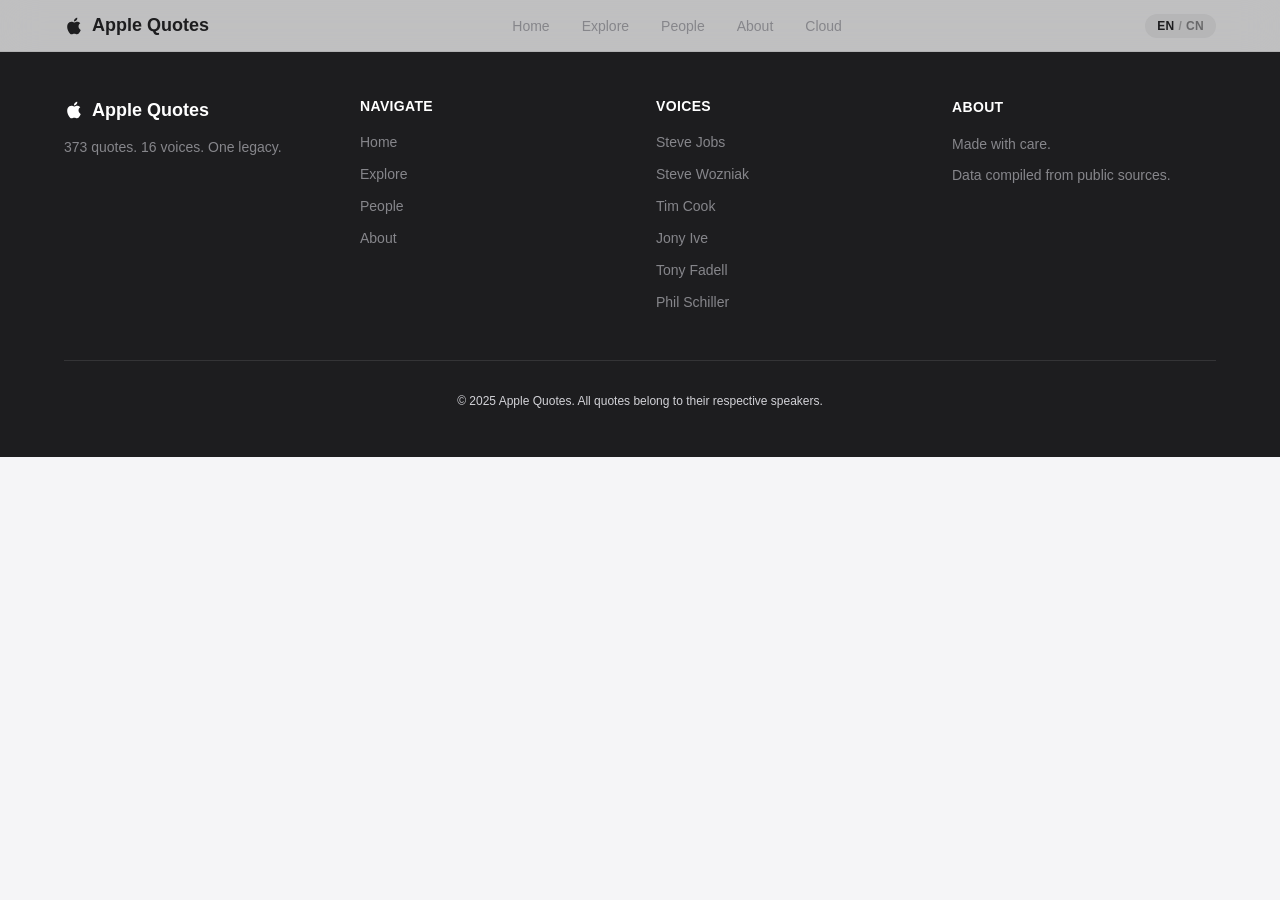
<file: index.html>
<!doctype html>
<html lang="en">
  <head>
    <meta charset="UTF-8" />
    <meta name="viewport" content="width=device-width, initial-scale=1.0" />
    <title>Apple Quotes — 373 Classic Quotes from Apple Visionaries</title>
    <meta name="description" content="An immersive collection of 373 iconic quotes from 16 visionaries who shaped Apple and the technology industry." />
    <meta property="og:title" content="Apple Quotes — 373 Classic Quotes from Apple Visionaries" />
    <meta property="og:description" content="An immersive collection of 373 iconic quotes from 16 visionaries who shaped Apple and the technology industry." />
    <meta property="og:image" content="/og-image.jpg" />
    <meta property="og:type" content="website" />
    <meta name="twitter:card" content="summary_large_image" />
    <link rel="icon" type="image/svg+xml" href="/apple-icon.svg" />
    <script type="module" crossorigin src="/assets/index-BPcA5wDE.js"></script>
    <link rel="stylesheet" crossorigin href="/assets/index-mJDxIWzC.css">
  </head>
  <body>
    <div id="root"></div>
  </body>
</html>
</file>
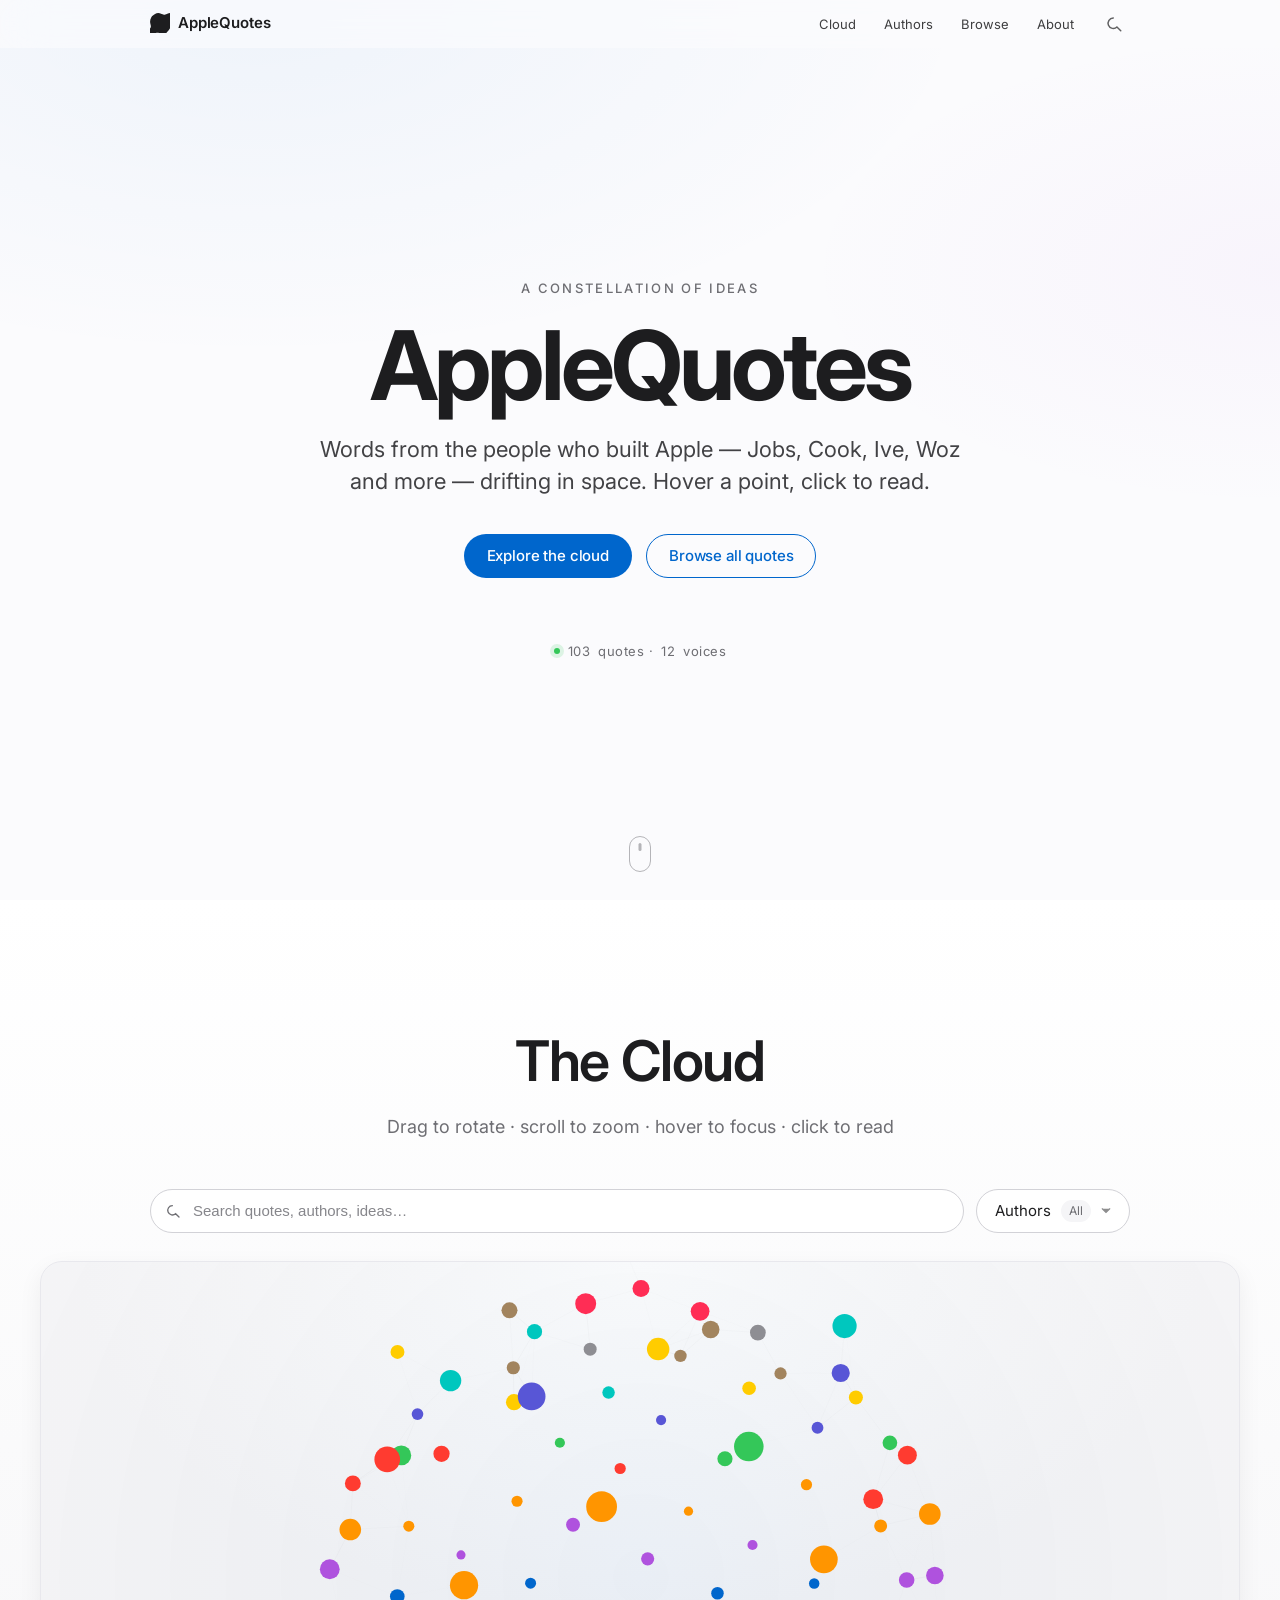
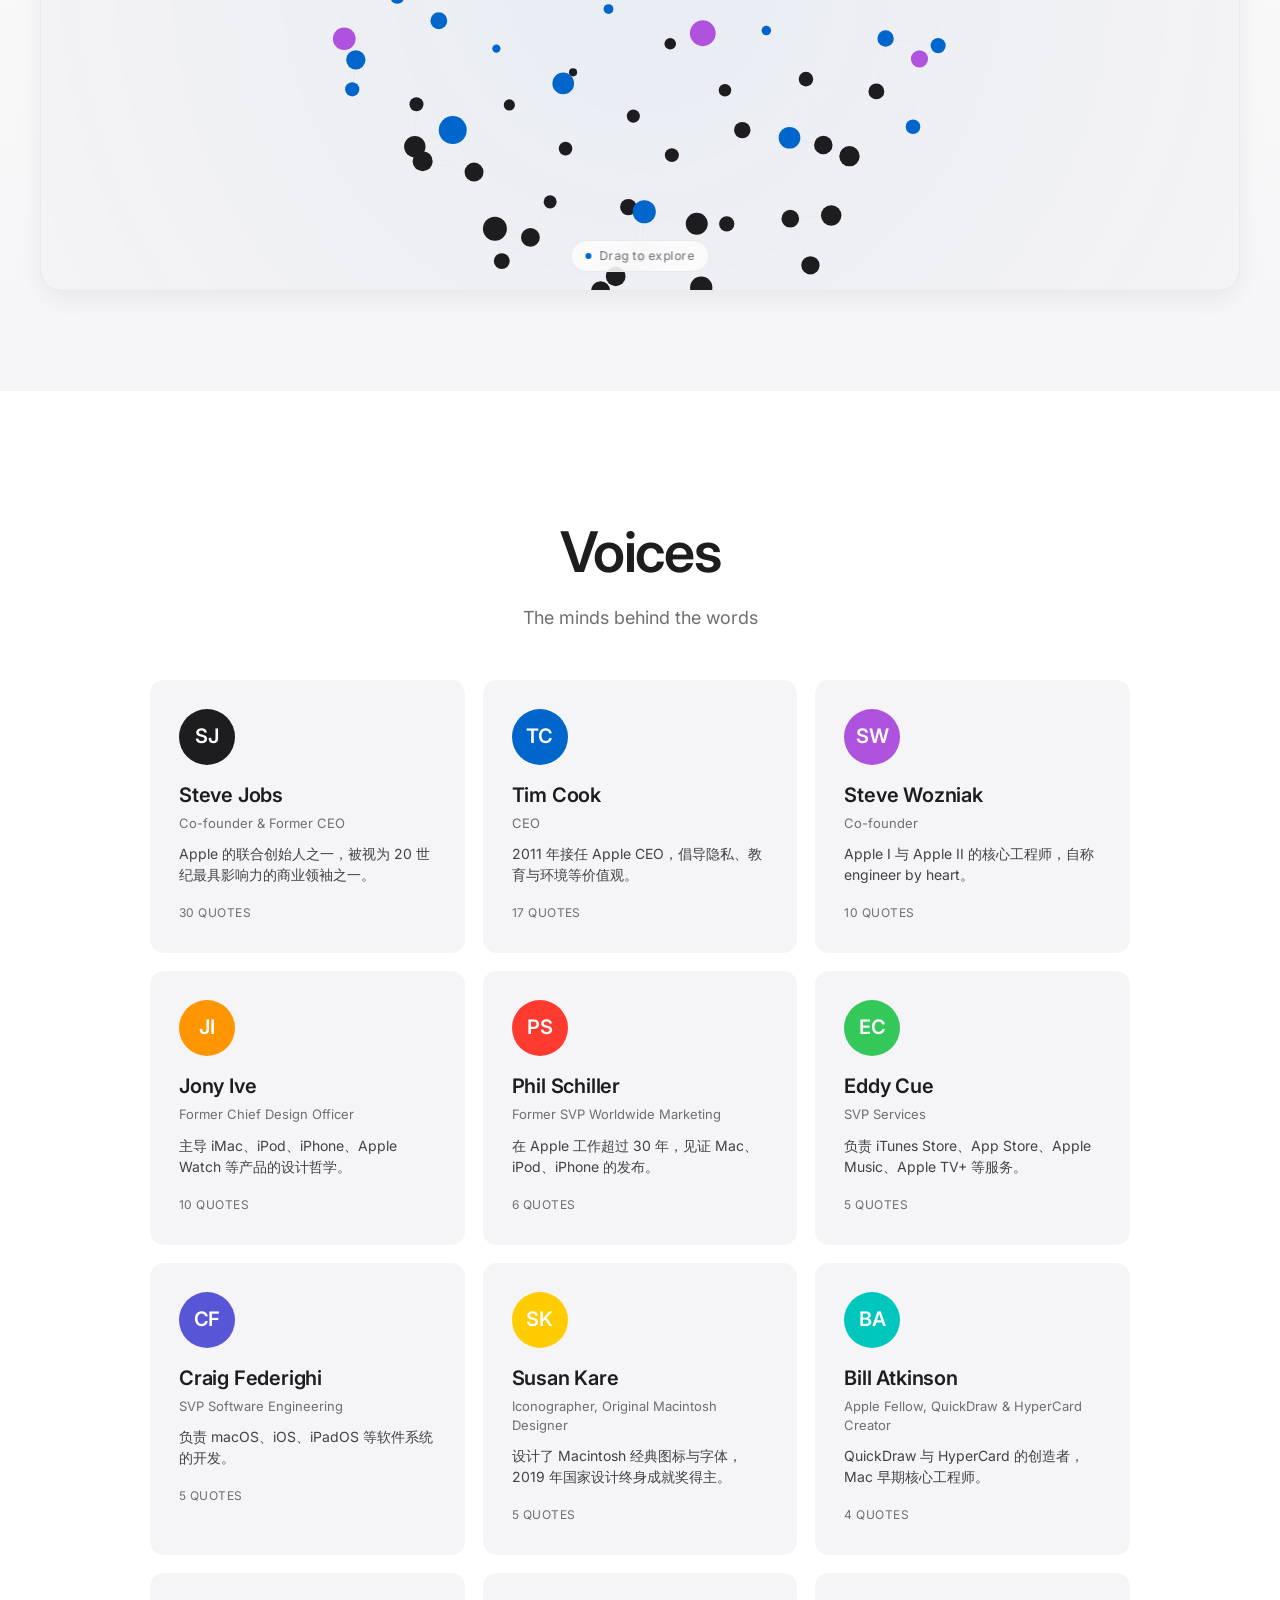
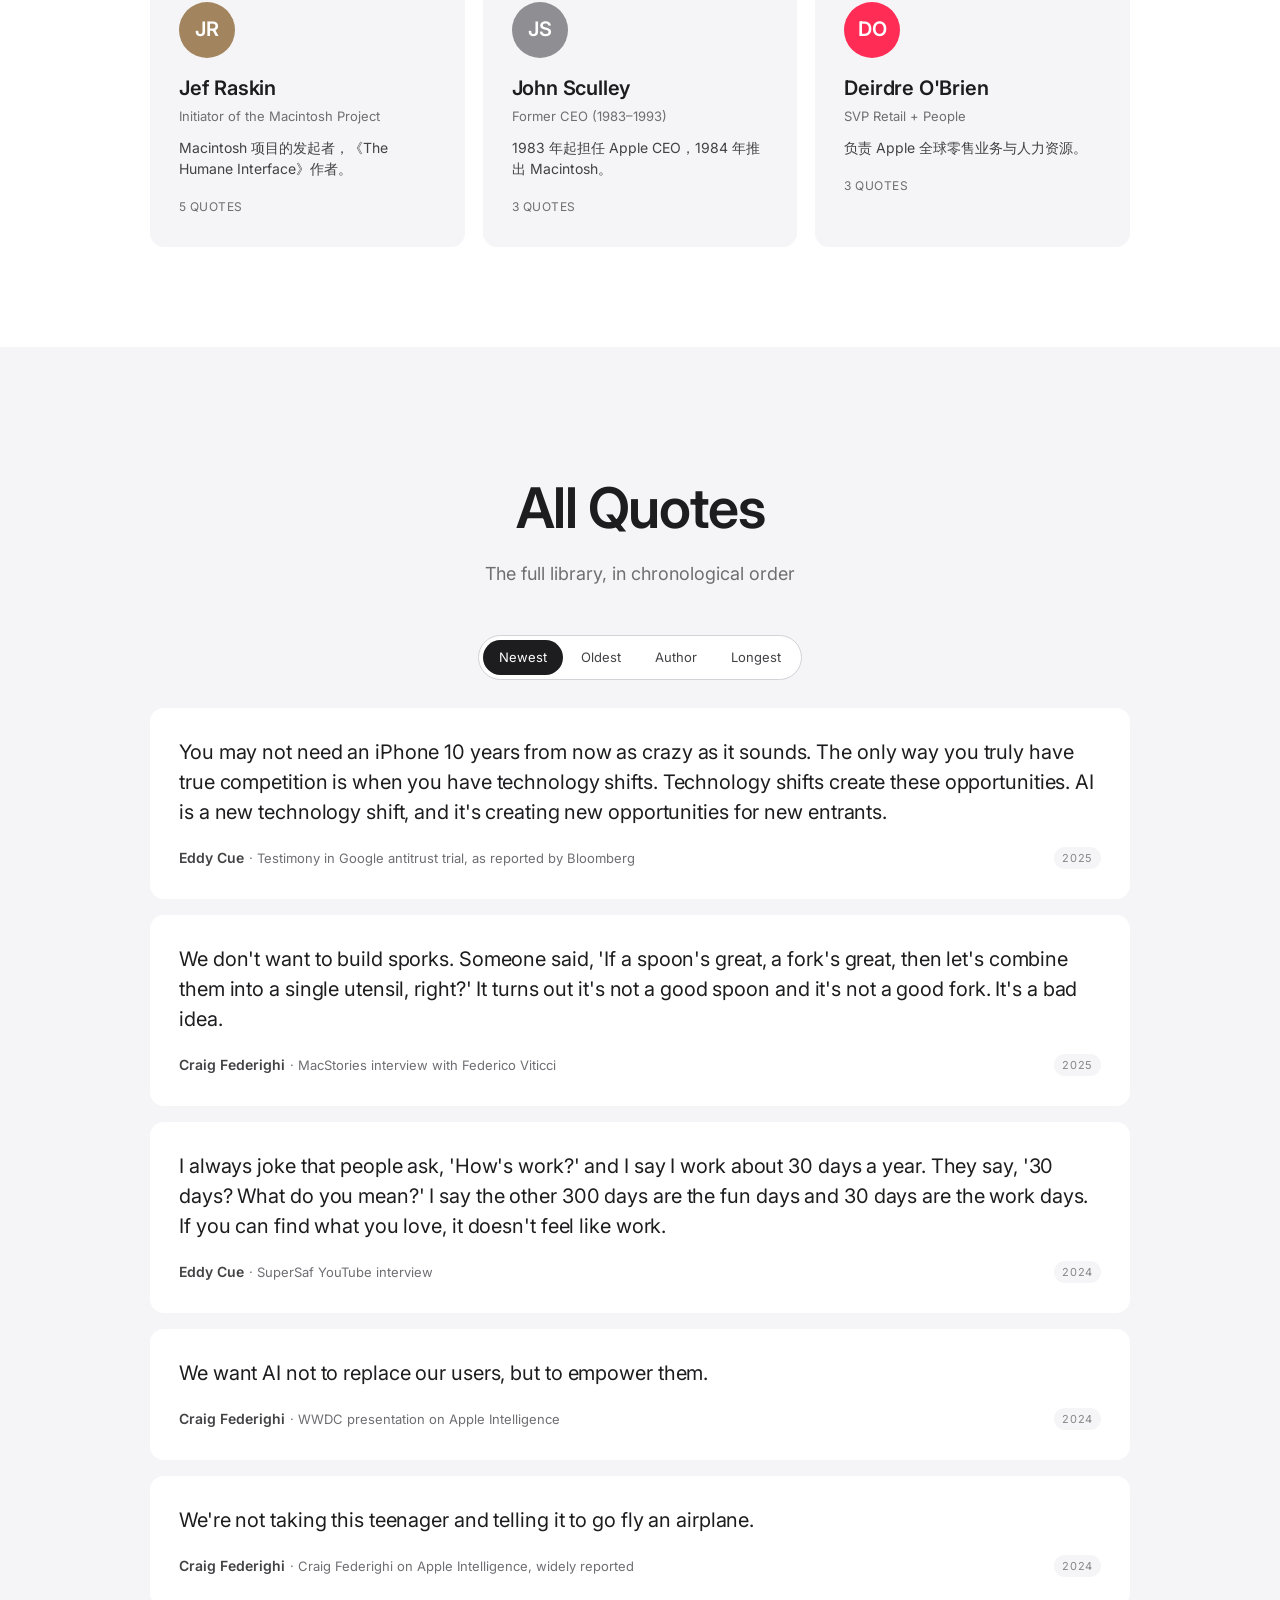
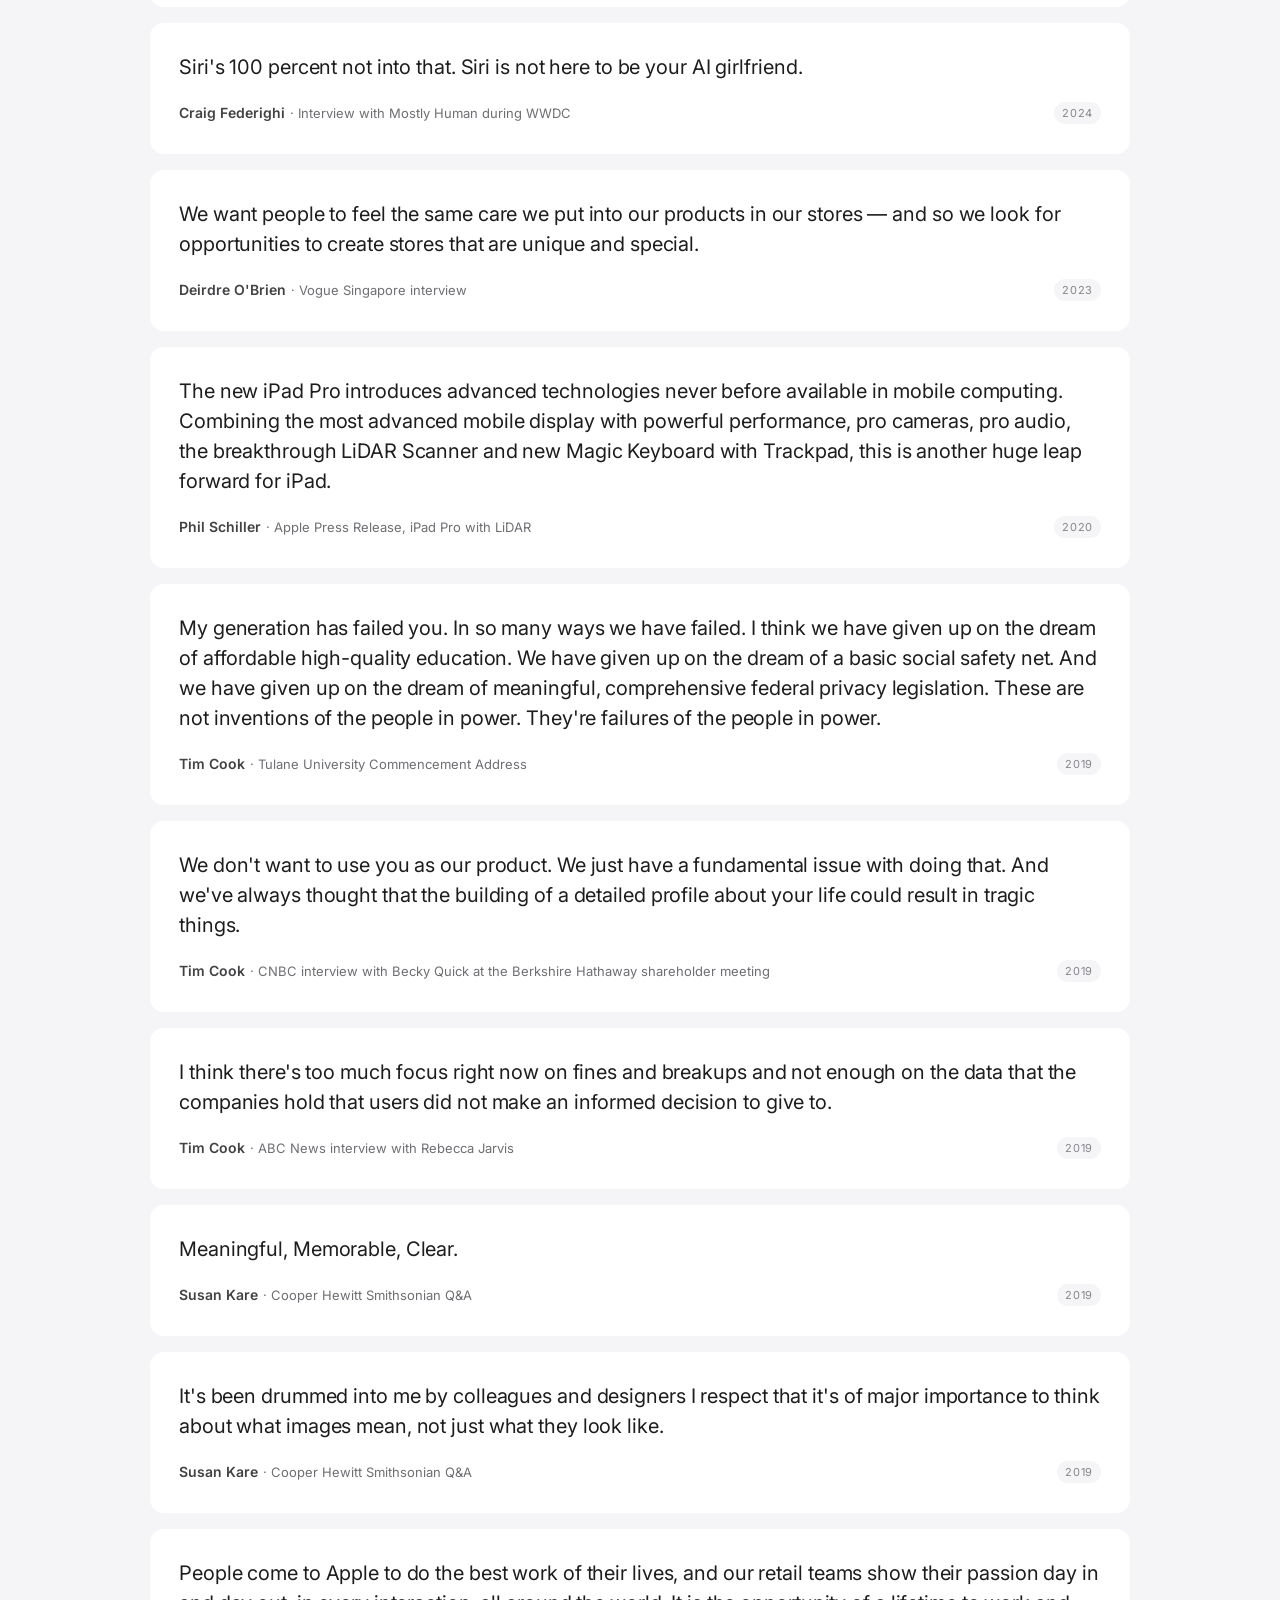
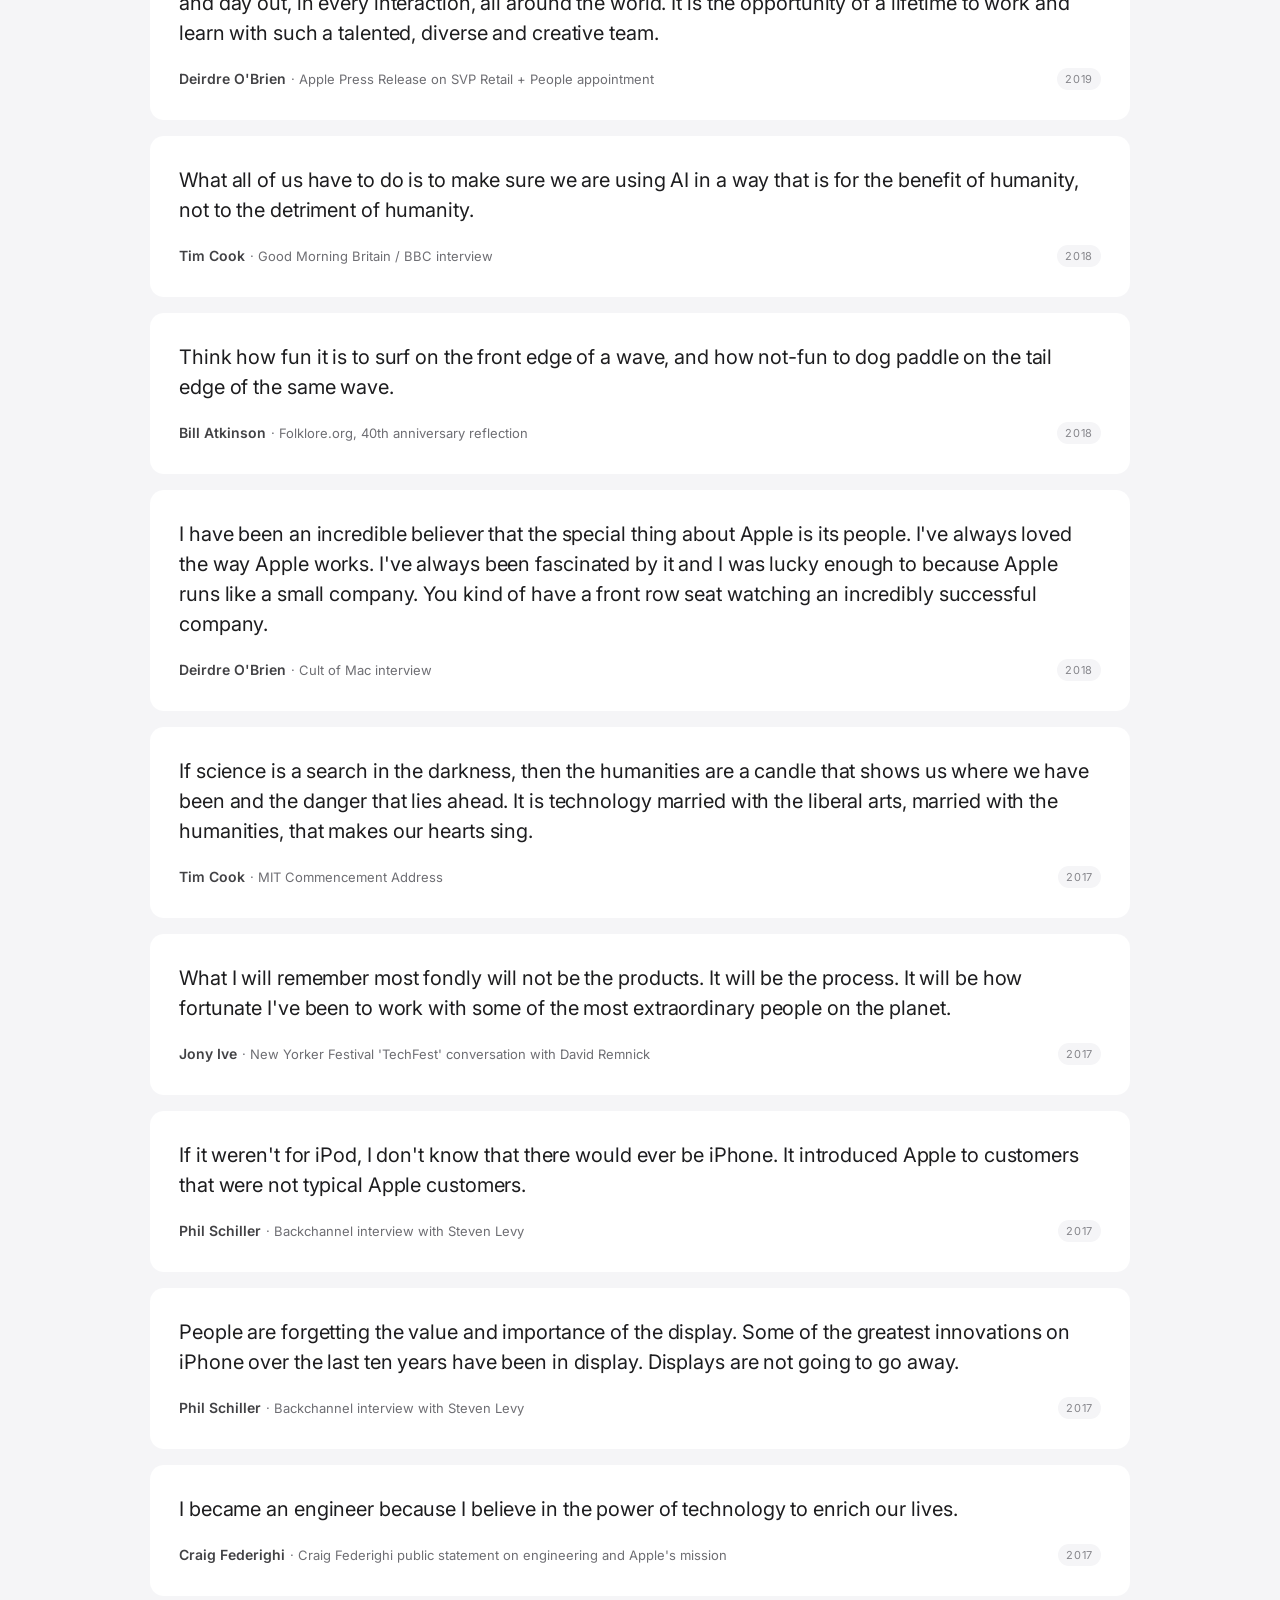
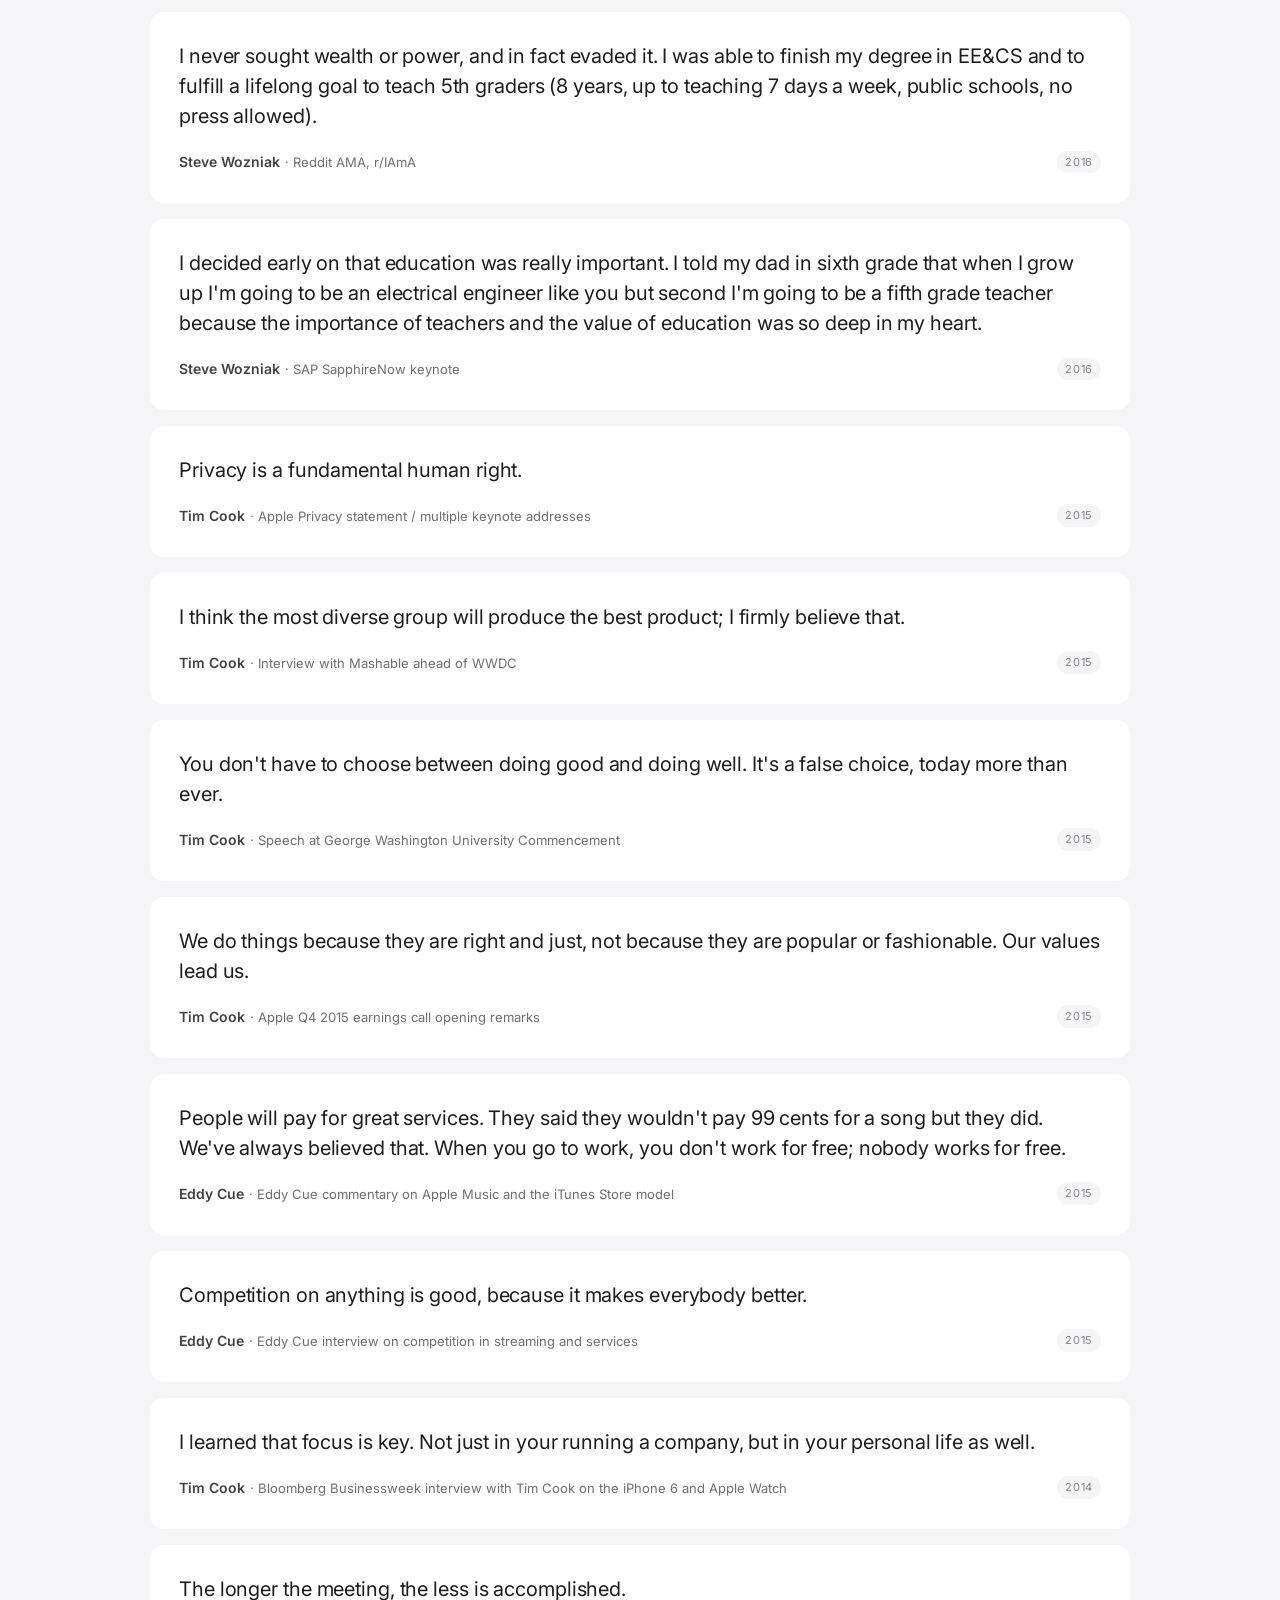
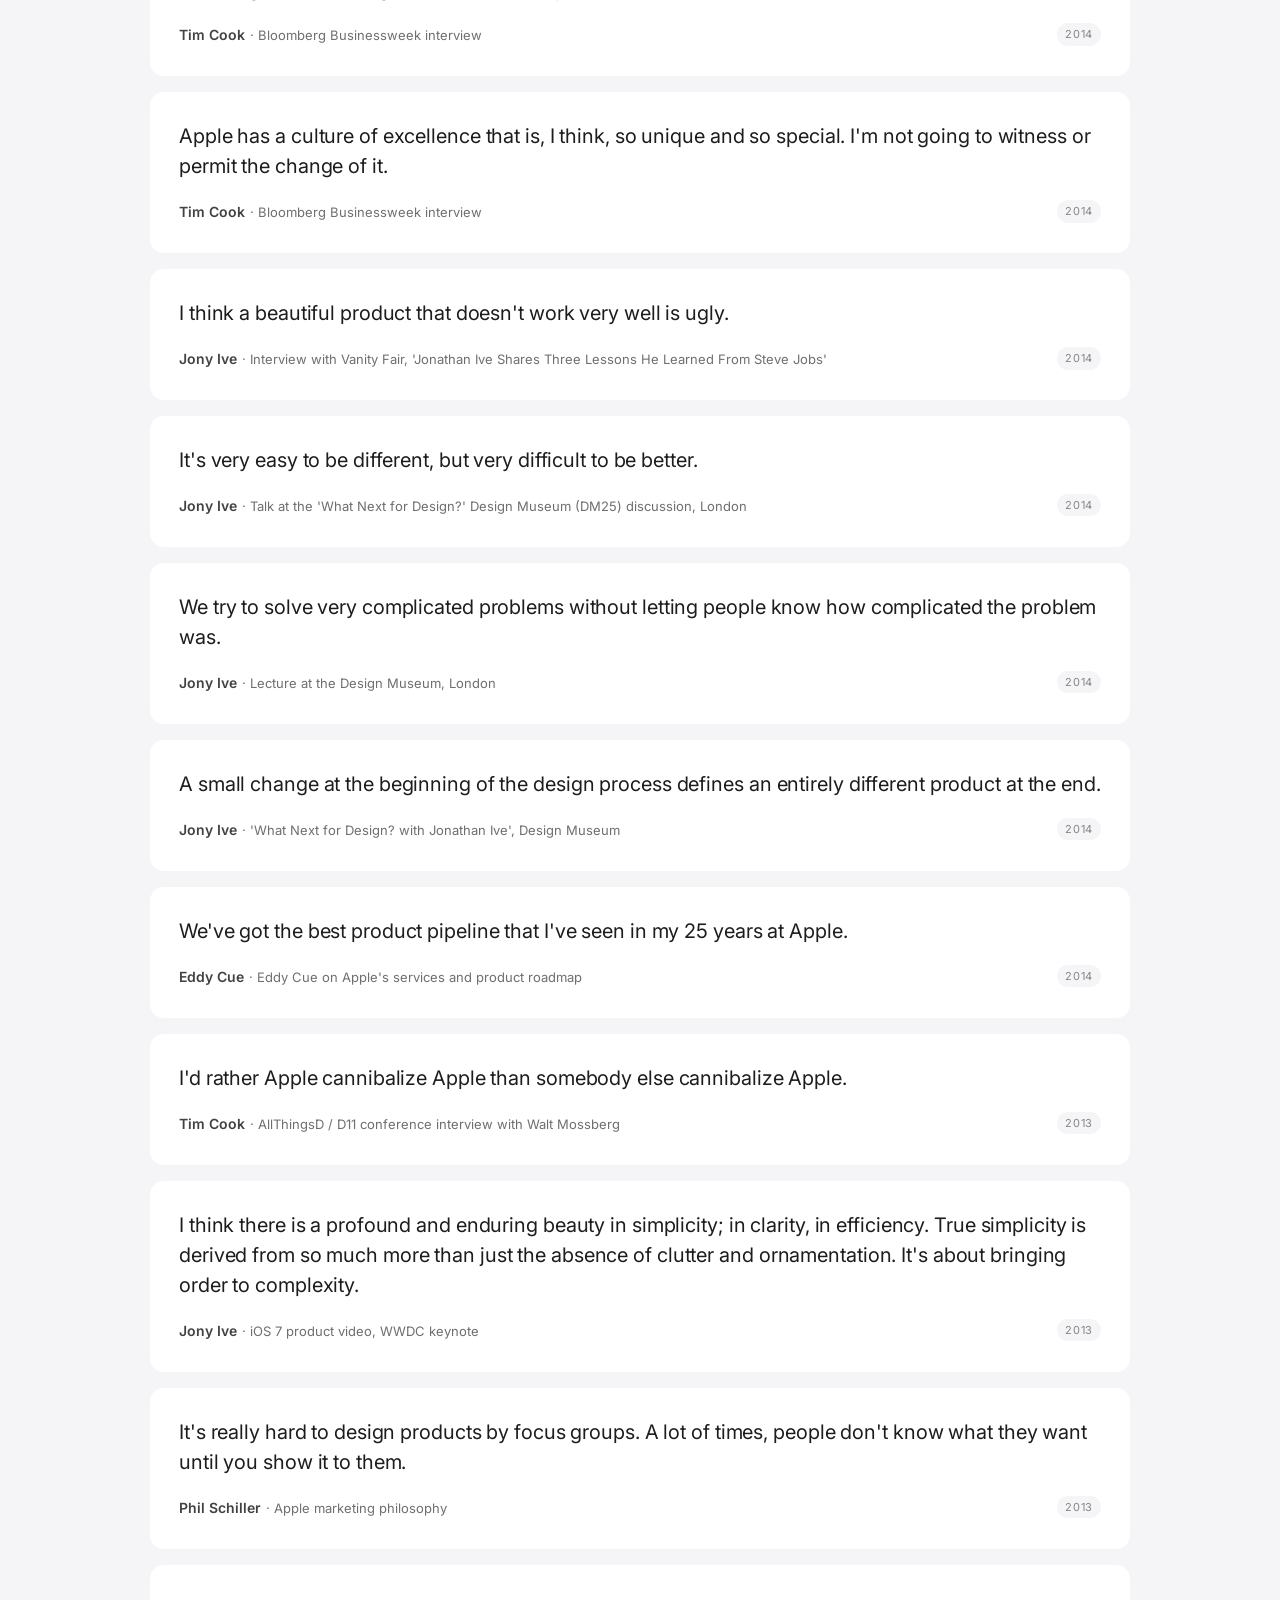
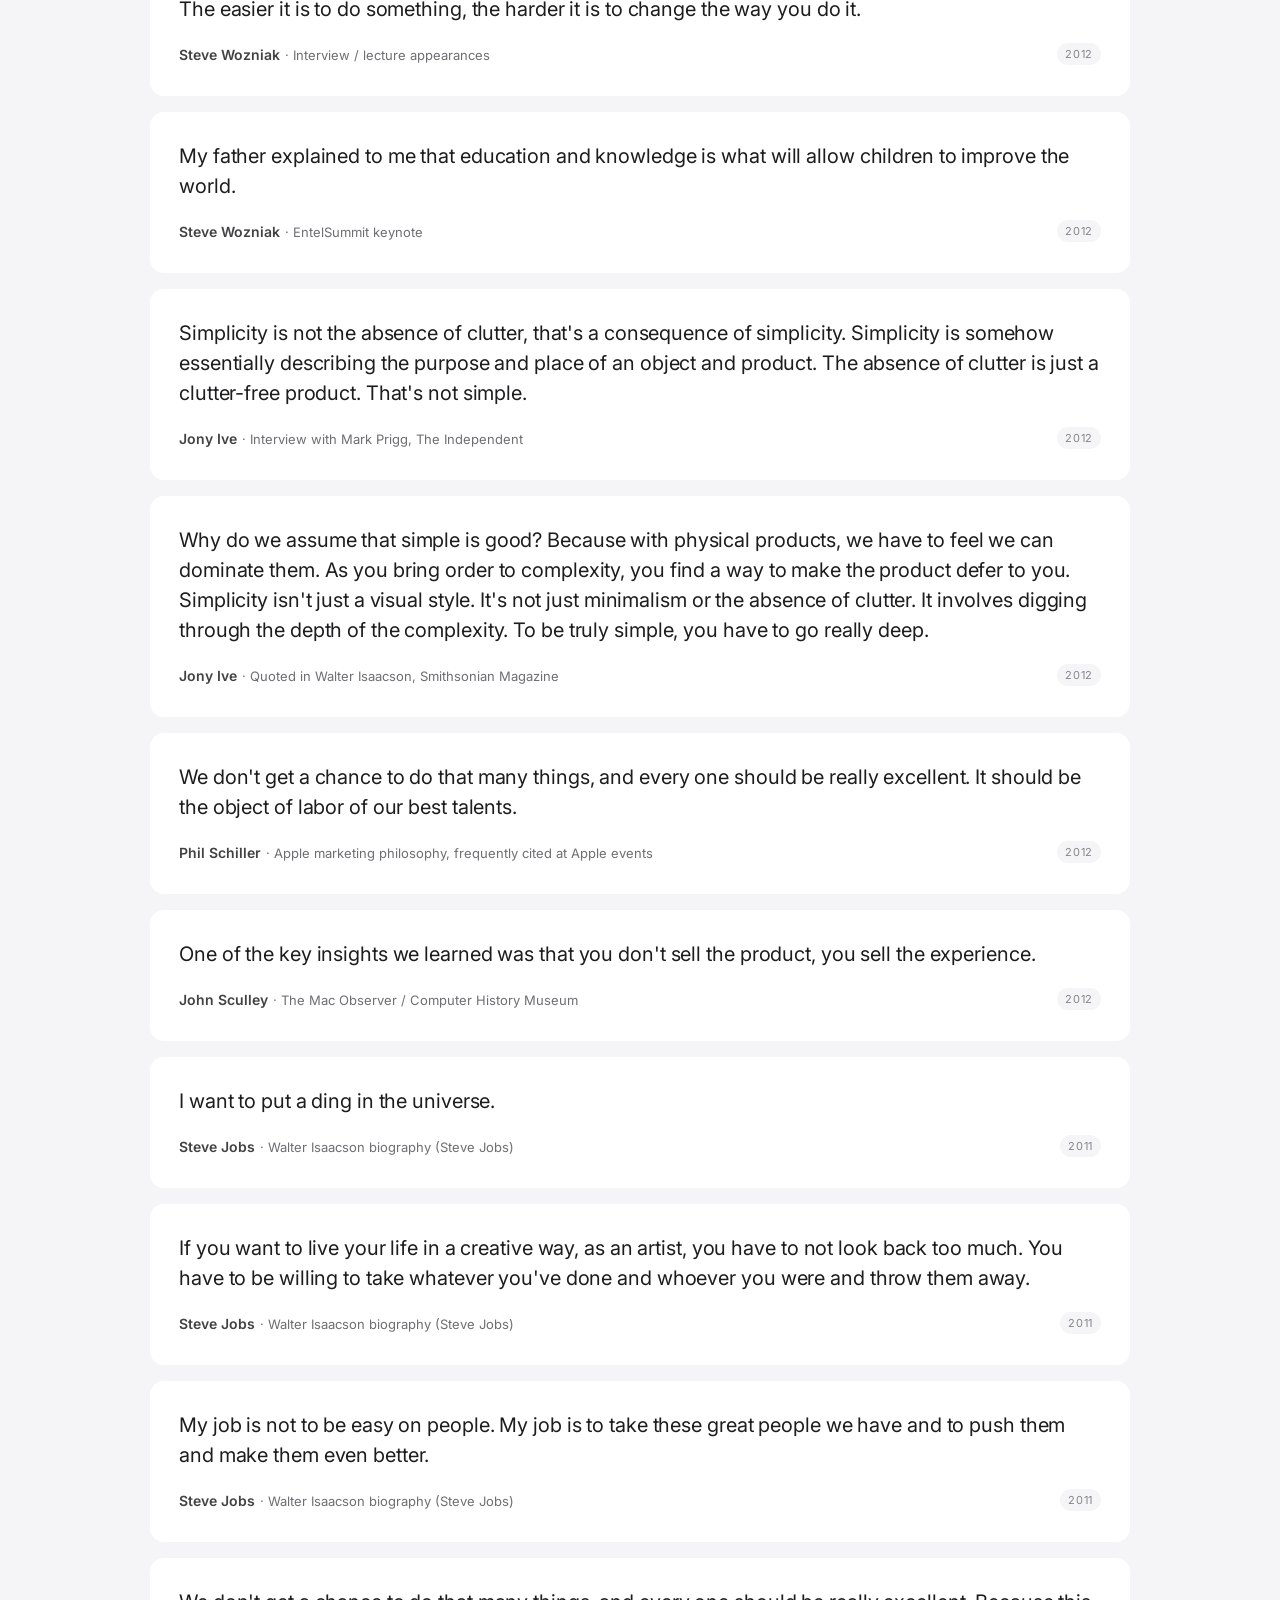
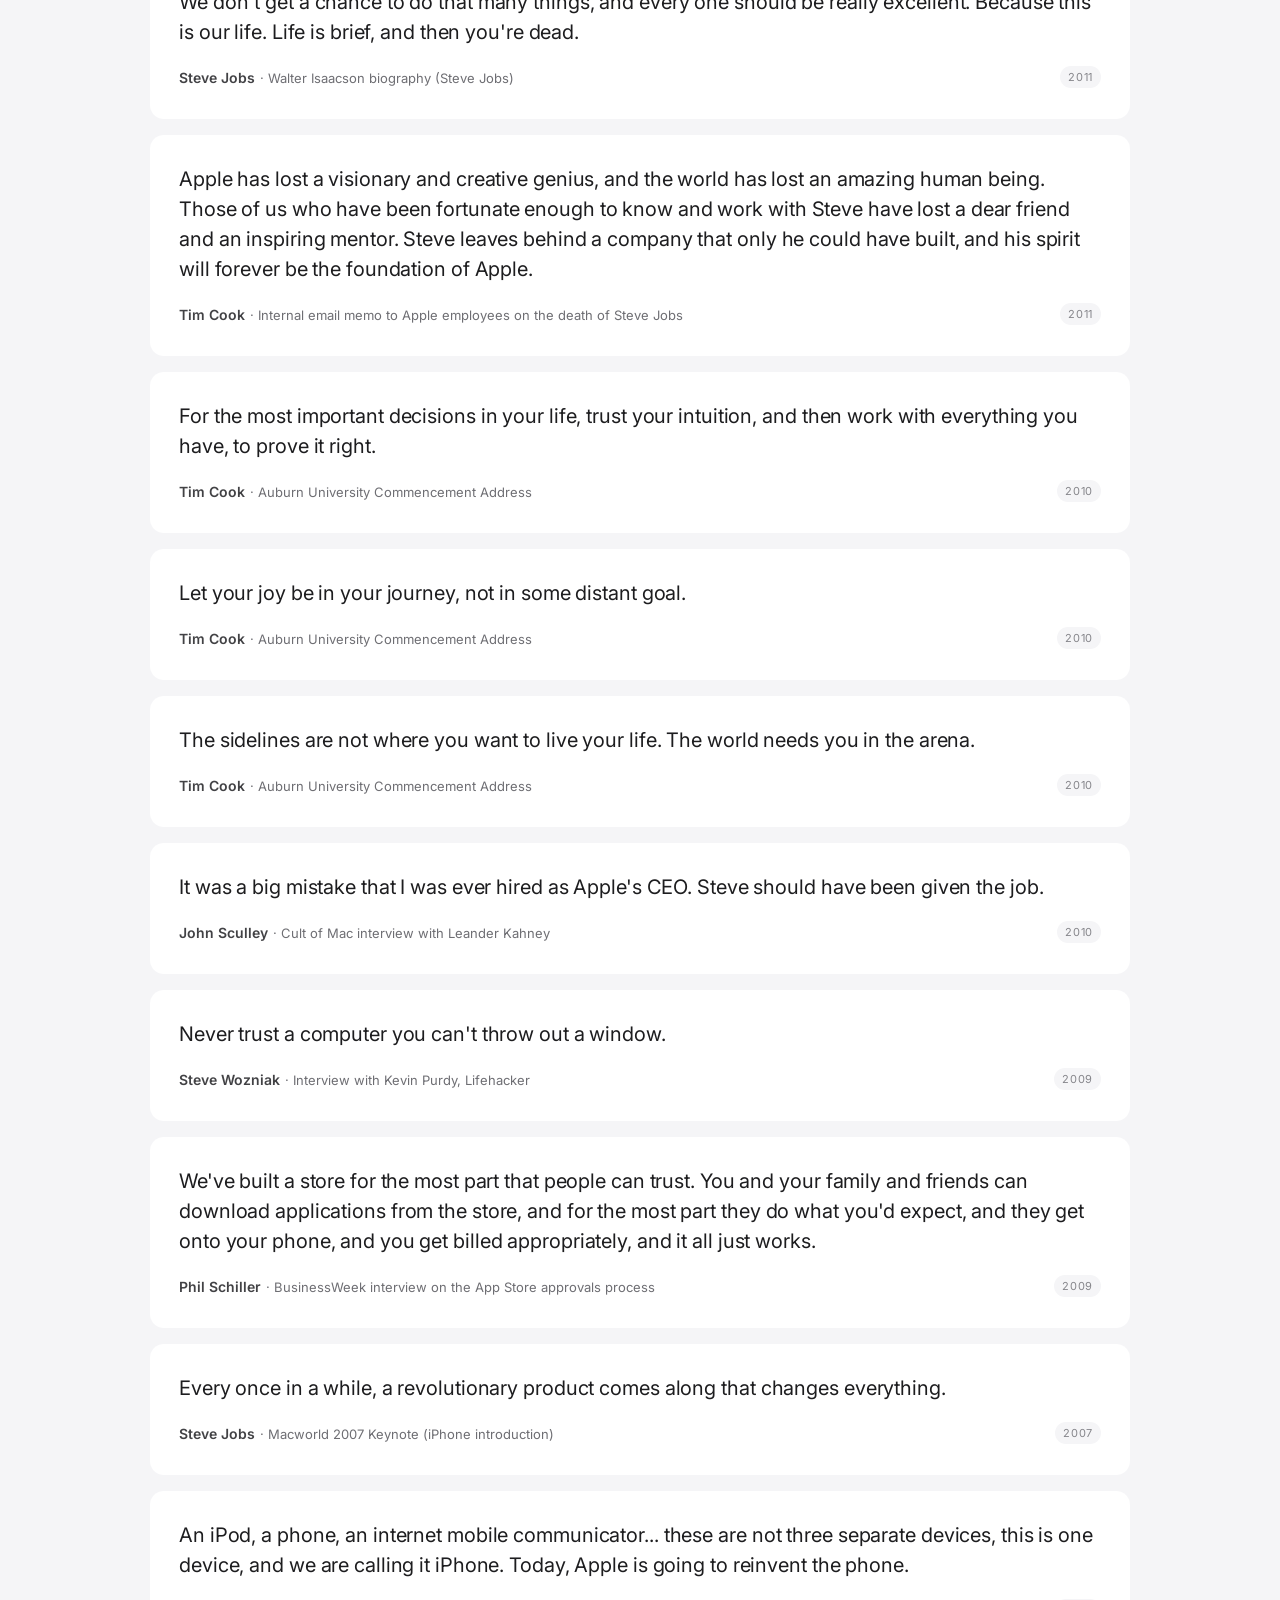
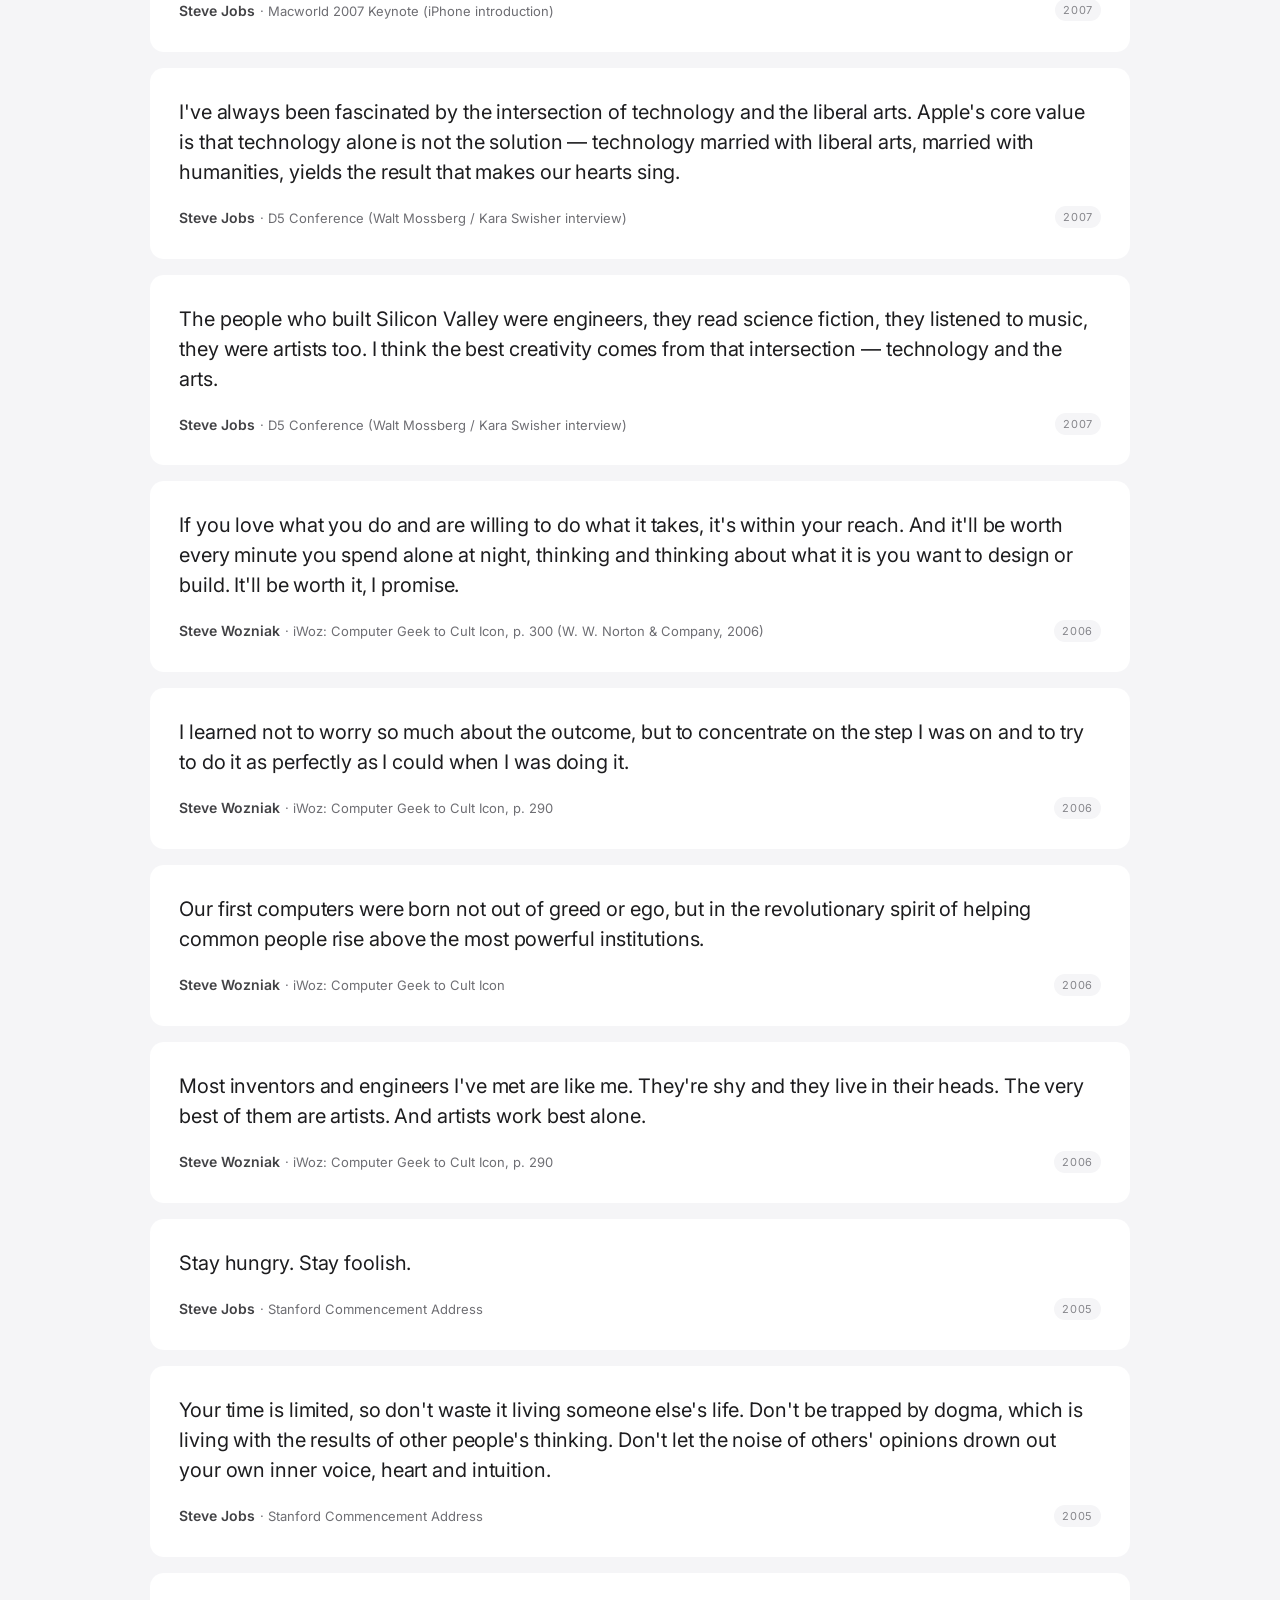
<file: apple-quotes/index.html>
<!DOCTYPE html>
<html lang="en">
<head>
  <meta charset="UTF-8" />
  <meta name="viewport" content="width=device-width, initial-scale=1.0, viewport-fit=cover" />
  <meta name="theme-color" content="#ffffff" />
  <title>AppleQuotes — Words that shaped Apple</title>
  <meta name="description" content="A point cloud of the most iconic quotes from the people who built Apple." />
  <link rel="preconnect" href="https://fonts.googleapis.com" />
  <link rel="preconnect" href="https://fonts.gstatic.com" crossorigin />
  <link href="https://fonts.googleapis.com/css2?family=Inter:wght@300;400;500;600;700&display=swap" rel="stylesheet" />
  <link rel="stylesheet" href="styles.css" />
</head>
<body>
  <!-- Top Nav -->
  <nav class="nav" id="nav">
    <div class="nav-inner">
      <a class="nav-brand" href="#top" aria-label="AppleQuotes home">
        <svg viewBox="0 0 24 24" width="20" height="20" aria-hidden="true">
          <path fill="currentColor" d="M16.365 1.43c0 1.14-.41 2.21-1.23 3.01-.86.86-1.87 1.32-2.92 1.27-.12-1.13.42-2.27 1.2-3.04.86-.88 2.05-1.43 2.95-1.24zM20.5 17.27c-.55 1.27-1.21 2.45-2.07 3.56-1.18 1.51-2.13 2.55-2.84 3.12-1.13.92-2.34 1.39-3.62 1.41-.93 0-2.05-.27-3.35-.81-1.31-.54-2.51-.81-3.61-.83-1.21.02-2.44.29-3.68.83-1.25.54-2.26.82-3.05.85-1.21.06-2.45-.43-3.7-1.49-.79-.65-1.79-1.74-3.01-3.27C-1.55 18.5-2.78 16.04-3.5 13.32c-.78-2.99-.42-5.78 1.08-8.36C-1.42 3.34.18 2.05 2.06 1.13c1.19-.58 2.48-.92 3.85-.99 1.04 0 2.4.32 4.07.96 1.66.64 2.73.96 3.21.96.35 0 1.55-.38 3.59-1.13 1.92-.7 3.55-.99 4.86-.86 3.59.29 6.29 1.7 8.07 4.25-3.21 1.95-4.79 4.67-4.74 8.16.05 2.72 1.02 4.99 2.91 6.79.86.84 1.83 1.49 2.88 1.94-.22.64-.45 1.25-.71 1.86z" transform="translate(4 0)"/>
        </svg>
        <span>AppleQuotes</span>
      </a>
      <ul class="nav-links" role="menubar">
        <li><a href="#cloud">Cloud</a></li>
        <li><a href="#authors">Authors</a></li>
        <li><a href="#browse">Browse</a></li>
        <li><a href="#about">About</a></li>
      </ul>
      <button class="nav-search" id="navSearchBtn" aria-label="Open search">
        <svg viewBox="0 0 24 24" width="18" height="18" aria-hidden="true">
          <path fill="none" stroke="currentColor" stroke-width="2" stroke-linecap="round" d="M11 4a7 7 0 1 0 4.9 12.1L21 21"/>
        </svg>
      </button>
    </div>
  </nav>

  <!-- Hero -->
  <header class="hero" id="top">
    <div class="hero-copy">
      <p class="eyebrow">A constellation of ideas</p>
      <h1 class="hero-title">AppleQuotes</h1>
      <p class="hero-sub">Words from the people who built Apple — Jobs, Cook, Ive, Woz and more — drifting in space. Hover a point, click to read.</p>
      <div class="hero-cta">
        <a class="btn btn-primary" href="#cloud">Explore the cloud</a>
        <a class="btn btn-ghost" href="#browse">Browse all quotes</a>
      </div>
    </div>
    <div class="hero-meta" aria-hidden="true">
      <span class="hero-meta-dot"></span>
      <span id="quoteCount">—</span> quotes · <span id="authorCount">—</span> voices
    </div>
    <div class="scroll-hint" aria-hidden="true">
      <span></span>
    </div>
  </header>

  <!-- Cloud -->
  <section class="cloud-section" id="cloud">
    <div class="section-head">
      <h2>The Cloud</h2>
      <p>Drag to rotate · scroll to zoom · hover to focus · click to read</p>
    </div>

    <div class="cloud-toolbar">
      <div class="search-wrap">
        <svg viewBox="0 0 24 24" width="16" height="16" aria-hidden="true">
          <path fill="none" stroke="currentColor" stroke-width="2" stroke-linecap="round" d="M11 4a7 7 0 1 0 4.9 12.1L21 21"/>
        </svg>
        <input id="searchInput" type="search" placeholder="Search quotes, authors, ideas…" autocomplete="off" />
        <button id="searchClear" class="search-clear" aria-label="Clear search">×</button>
      </div>
      <div class="filter-wrap">
        <button class="filter-btn" id="filterBtn" aria-haspopup="true" aria-expanded="false">
          <span>Authors</span>
          <span class="filter-count" id="filterCount">All</span>
          <svg viewBox="0 0 12 8" width="10" height="6" aria-hidden="true">
            <path fill="currentColor" d="M1 1l5 5 5-5" stroke="currentColor" stroke-width="1.5" fill="none" stroke-linecap="round"/>
          </svg>
        </button>
        <div class="filter-panel" id="filterPanel" hidden>
          <div class="filter-panel-head">
            <button class="filter-link" id="filterAll">All</button>
            <button class="filter-link" id="filterNone">None</button>
          </div>
          <ul class="filter-list" id="filterList"></ul>
        </div>
      </div>
    </div>

    <div class="cloud-stage" id="cloudStage">
      <canvas id="cloudCanvas" aria-label="3D point cloud of Apple quotes"></canvas>
      <div class="cloud-tooltip" id="cloudTooltip" role="status" aria-live="polite"></div>
      <div class="cloud-empty" id="cloudEmpty" hidden>
        <p>No quotes match your filter.</p>
        <button class="btn btn-ghost" id="cloudEmptyReset">Reset</button>
      </div>
      <div class="cloud-hud" id="cloudHud">
        <span class="hud-dot"></span>
        <span id="hudLabel">Drag to explore</span>
      </div>
    </div>
  </section>

  <!-- Authors -->
  <section class="authors-section" id="authors">
    <div class="section-head">
      <h2>Voices</h2>
      <p>The minds behind the words</p>
    </div>
    <div class="authors-grid" id="authorsGrid"></div>
  </section>

  <!-- Browse -->
  <section class="browse-section" id="browse">
    <div class="section-head">
      <h2>All Quotes</h2>
      <p>The full library, in chronological order</p>
    </div>
    <div class="browse-toolbar">
      <div class="browse-sort">
        <button class="sort-btn is-active" data-sort="year-desc">Newest</button>
        <button class="sort-btn" data-sort="year-asc">Oldest</button>
        <button class="sort-btn" data-sort="author">Author</button>
        <button class="sort-btn" data-sort="length-desc">Longest</button>
      </div>
    </div>
    <div class="browse-list" id="browseList"></div>
  </section>

  <!-- About -->
  <section class="about-section" id="about">
    <div class="section-head">
      <h2>About</h2>
      <p>Why a constellation of words?</p>
    </div>
    <div class="about-grid">
      <div>
        <h3>Words shape worlds.</h3>
        <p>For more than four decades, the people at Apple have defined what a computer, a phone, a piece of music, a watch — and a culture — can be. The quotes below are the small, durable moments behind those inventions.</p>
      </div>
      <div>
        <h3>Built with care.</h3>
        <p>AppleQuotes is a single-page experience, designed in the spirit of the very words it collects. The point cloud is rendered in real time, every frame, using only the browser's canvas.</p>
      </div>
      <div>
        <h3>Open & evolving.</h3>
        <p>Add new voices, new quotes, new languages. The data is plain JSON. Visit the GitHub repository to contribute.</p>
      </div>
    </div>
  </section>

  <!-- Footer -->
  <footer class="footer">
    <div class="footer-inner">
      <div class="footer-col">
        <p class="footer-brand">AppleQuotes</p>
        <p class="footer-tag">A constellation of words from the people who built Apple.</p>
      </div>
      <div class="footer-col">
        <p class="footer-title">Explore</p>
        <ul>
          <li><a href="#cloud">The Cloud</a></li>
          <li><a href="#authors">Voices</a></li>
          <li><a href="#browse">All Quotes</a></li>
        </ul>
      </div>
      <div class="footer-col">
        <p class="footer-title">About</p>
        <ul>
          <li><a href="#about">The Project</a></li>
          <li><a href="#" id="footerSource">Source & Credits</a></li>
        </ul>
      </div>
      <div class="footer-col">
        <p class="footer-title">Legal</p>
        <ul>
          <li>Quotes are attributed to their authors. AppleQuotes is an independent fan project, not affiliated with Apple Inc.</li>
        </ul>
      </div>
    </div>
    <div class="footer-bar">
      <span>Copyright © 2026 AppleQuotes. All rights reserved.</span>
      <span>Made with care, on a Mac.</span>
    </div>
  </footer>

  <!-- Detail Modal -->
  <div class="modal" id="quoteModal" hidden role="dialog" aria-modal="true" aria-labelledby="modalText">
    <div class="modal-backdrop" data-close></div>
    <div class="modal-card">
      <button class="modal-close" data-close aria-label="Close">
        <svg viewBox="0 0 24 24" width="20" height="20" aria-hidden="true">
          <path stroke="currentColor" stroke-width="1.6" stroke-linecap="round" d="M6 6l12 12M18 6L6 18" fill="none"/>
        </svg>
      </button>
      <p class="modal-text" id="modalText"></p>
      <div class="modal-meta">
        <div>
          <p class="modal-author" id="modalAuthor"></p>
          <p class="modal-role" id="modalRole"></p>
        </div>
        <p class="modal-source" id="modalSource"></p>
      </div>
      <div class="modal-tags" id="modalTags"></div>
    </div>
  </div>

  <script src="app.js"></script>
</body>
</html>
</file>
<file: assets/index-mJDxIWzC.css>
@import"https://fonts.googleapis.com/css2?family=Playfair+Display:ital,wght@0,300;0,400;0,700;1,300&display=swap";*,:before,:after{--tw-border-spacing-x: 0;--tw-border-spacing-y: 0;--tw-translate-x: 0;--tw-translate-y: 0;--tw-rotate: 0;--tw-skew-x: 0;--tw-skew-y: 0;--tw-scale-x: 1;--tw-scale-y: 1;--tw-pan-x: ;--tw-pan-y: ;--tw-pinch-zoom: ;--tw-scroll-snap-strictness: proximity;--tw-gradient-from-position: ;--tw-gradient-via-position: ;--tw-gradient-to-position: ;--tw-ordinal: ;--tw-slashed-zero: ;--tw-numeric-figure: ;--tw-numeric-spacing: ;--tw-numeric-fraction: ;--tw-ring-inset: ;--tw-ring-offset-width: 0px;--tw-ring-offset-color: #fff;--tw-ring-color: rgb(59 130 246 / .5);--tw-ring-offset-shadow: 0 0 #0000;--tw-ring-shadow: 0 0 #0000;--tw-shadow: 0 0 #0000;--tw-shadow-colored: 0 0 #0000;--tw-blur: ;--tw-brightness: ;--tw-contrast: ;--tw-grayscale: ;--tw-hue-rotate: ;--tw-invert: ;--tw-saturate: ;--tw-sepia: ;--tw-drop-shadow: ;--tw-backdrop-blur: ;--tw-backdrop-brightness: ;--tw-backdrop-contrast: ;--tw-backdrop-grayscale: ;--tw-backdrop-hue-rotate: ;--tw-backdrop-invert: ;--tw-backdrop-opacity: ;--tw-backdrop-saturate: ;--tw-backdrop-sepia: ;--tw-contain-size: ;--tw-contain-layout: ;--tw-contain-paint: ;--tw-contain-style: }::backdrop{--tw-border-spacing-x: 0;--tw-border-spacing-y: 0;--tw-translate-x: 0;--tw-translate-y: 0;--tw-rotate: 0;--tw-skew-x: 0;--tw-skew-y: 0;--tw-scale-x: 1;--tw-scale-y: 1;--tw-pan-x: ;--tw-pan-y: ;--tw-pinch-zoom: ;--tw-scroll-snap-strictness: proximity;--tw-gradient-from-position: ;--tw-gradient-via-position: ;--tw-gradient-to-position: ;--tw-ordinal: ;--tw-slashed-zero: ;--tw-numeric-figure: ;--tw-numeric-spacing: ;--tw-numeric-fraction: ;--tw-ring-inset: ;--tw-ring-offset-width: 0px;--tw-ring-offset-color: #fff;--tw-ring-color: rgb(59 130 246 / .5);--tw-ring-offset-shadow: 0 0 #0000;--tw-ring-shadow: 0 0 #0000;--tw-shadow: 0 0 #0000;--tw-shadow-colored: 0 0 #0000;--tw-blur: ;--tw-brightness: ;--tw-contrast: ;--tw-grayscale: ;--tw-hue-rotate: ;--tw-invert: ;--tw-saturate: ;--tw-sepia: ;--tw-drop-shadow: ;--tw-backdrop-blur: ;--tw-backdrop-brightness: ;--tw-backdrop-contrast: ;--tw-backdrop-grayscale: ;--tw-backdrop-hue-rotate: ;--tw-backdrop-invert: ;--tw-backdrop-opacity: ;--tw-backdrop-saturate: ;--tw-backdrop-sepia: ;--tw-contain-size: ;--tw-contain-layout: ;--tw-contain-paint: ;--tw-contain-style: }*,:before,:after{box-sizing:border-box;border-width:0;border-style:solid;border-color:#e5e7eb}:before,:after{--tw-content: ""}html,:host{line-height:1.5;-webkit-text-size-adjust:100%;-moz-tab-size:4;-o-tab-size:4;tab-size:4;font-family:ui-sans-serif,system-ui,sans-serif,"Apple Color Emoji","Segoe UI Emoji",Segoe UI Symbol,"Noto Color Emoji";font-feature-settings:normal;font-variation-settings:normal;-webkit-tap-highlight-color:transparent}body{margin:0;line-height:inherit}hr{height:0;color:inherit;border-top-width:1px}abbr:where([title]){-webkit-text-decoration:underline dotted;text-decoration:underline dotted}h1,h2,h3,h4,h5,h6{font-size:inherit;font-weight:inherit}a{color:inherit;text-decoration:inherit}b,strong{font-weight:bolder}code,kbd,samp,pre{font-family:ui-monospace,SFMono-Regular,Menlo,Monaco,Consolas,Liberation Mono,Courier New,monospace;font-feature-settings:normal;font-variation-settings:normal;font-size:1em}small{font-size:80%}sub,sup{font-size:75%;line-height:0;position:relative;vertical-align:baseline}sub{bottom:-.25em}sup{top:-.5em}table{text-indent:0;border-color:inherit;border-collapse:collapse}button,input,optgroup,select,textarea{font-family:inherit;font-feature-settings:inherit;font-variation-settings:inherit;font-size:100%;font-weight:inherit;line-height:inherit;letter-spacing:inherit;color:inherit;margin:0;padding:0}button,select{text-transform:none}button,input:where([type=button]),input:where([type=reset]),input:where([type=submit]){-webkit-appearance:button;background-color:transparent;background-image:none}:-moz-focusring{outline:auto}:-moz-ui-invalid{box-shadow:none}progress{vertical-align:baseline}::-webkit-inner-spin-button,::-webkit-outer-spin-button{height:auto}[type=search]{-webkit-appearance:textfield;outline-offset:-2px}::-webkit-search-decoration{-webkit-appearance:none}::-webkit-file-upload-button{-webkit-appearance:button;font:inherit}summary{display:list-item}blockquote,dl,dd,h1,h2,h3,h4,h5,h6,hr,figure,p,pre{margin:0}fieldset{margin:0;padding:0}legend{padding:0}ol,ul,menu{list-style:none;margin:0;padding:0}dialog{padding:0}textarea{resize:vertical}input::-moz-placeholder,textarea::-moz-placeholder{opacity:1;color:#9ca3af}input::placeholder,textarea::placeholder{opacity:1;color:#9ca3af}button,[role=button]{cursor:pointer}:disabled{cursor:default}img,svg,video,canvas,audio,iframe,embed,object{display:block;vertical-align:middle}img,video{max-width:100%;height:auto}[hidden]:where(:not([hidden=until-found])){display:none}*{border-color:hsl(var(--border))}body{font-family:-apple-system,BlinkMacSystemFont,SF Pro Display,Segoe UI,Roboto,sans-serif;background:var(--bg-primary);color:var(--text-primary);-webkit-font-smoothing:antialiased;-moz-osx-font-smoothing:grayscale}::-moz-selection{background:#0071e3;color:#fff}::selection{background:#0071e3;color:#fff}.sr-only{position:absolute;width:1px;height:1px;padding:0;margin:-1px;overflow:hidden;clip:rect(0,0,0,0);white-space:nowrap;border-width:0}.pointer-events-none{pointer-events:none}.pointer-events-auto{pointer-events:auto}.visible{visibility:visible}.invisible{visibility:hidden}.fixed{position:fixed}.absolute{position:absolute}.relative{position:relative}.sticky{position:sticky}.inset-0{inset:0}.inset-x-0{left:0;right:0}.inset-y-0{top:0;bottom:0}.-bottom-12{bottom:-3rem}.-bottom-9{bottom:-2.25rem}.-left-12{left:-3rem}.-right-12{right:-3rem}.-top-12{top:-3rem}.bottom-0{bottom:0}.bottom-10{bottom:2.5rem}.bottom-6{bottom:1.5rem}.bottom-8{bottom:2rem}.left-0{left:0}.left-1\/2{left:50%}.left-2{left:.5rem}.left-4{left:1rem}.left-\[50\%\]{left:50%}.left-\[5px\]{left:5px}.right-0{right:0}.right-1{right:.25rem}.right-2{right:.5rem}.right-3{right:.75rem}.right-4{right:1rem}.top-0{top:0}.top-1{top:.25rem}.top-1\.5{top:.375rem}.top-1\/2{top:50%}.top-3{top:.75rem}.top-3\.5{top:.875rem}.top-4{top:1rem}.top-\[1px\]{top:1px}.top-\[50\%\]{top:50%}.top-\[60\%\]{top:60%}.top-full{top:100%}.isolate{isolation:isolate}.z-10{z-index:10}.z-20{z-index:20}.z-40{z-index:40}.z-50{z-index:50}.z-\[150\]{z-index:150}.z-\[1\]{z-index:1}.z-\[200\]{z-index:200}.order-first{order:-9999}.order-last{order:9999}.col-start-2{grid-column-start:2}.row-span-2{grid-row:span 2 / span 2}.row-start-1{grid-row-start:1}.\!m-0{margin:0!important}.-mx-1{margin-left:-.25rem;margin-right:-.25rem}.-my-2{margin-top:-.5rem;margin-bottom:-.5rem}.mx-2{margin-left:.5rem;margin-right:.5rem}.mx-3\.5{margin-left:.875rem;margin-right:.875rem}.mx-auto{margin-left:auto;margin-right:auto}.my-0{margin-top:0;margin-bottom:0}.my-0\.5{margin-top:.125rem;margin-bottom:.125rem}.my-1{margin-top:.25rem;margin-bottom:.25rem}.my-4{margin-top:1rem;margin-bottom:1rem}.my-6{margin-top:1.5rem;margin-bottom:1.5rem}.-ml-4{margin-left:-1rem}.-mt-4{margin-top:-1rem}.mb-16{margin-bottom:4rem}.mb-2{margin-bottom:.5rem}.mb-3{margin-bottom:.75rem}.mb-4{margin-bottom:1rem}.mb-5{margin-bottom:1.25rem}.mb-6{margin-bottom:1.5rem}.ml-1{margin-left:.25rem}.ml-2{margin-left:.5rem}.ml-3{margin-left:.75rem}.ml-4{margin-left:1rem}.ml-auto{margin-left:auto}.mr-\[0\.25em\]{margin-right:.25em}.mt-0\.5{margin-top:.125rem}.mt-1{margin-top:.25rem}.mt-1\.5{margin-top:.375rem}.mt-10{margin-top:2.5rem}.mt-12{margin-top:3rem}.mt-16{margin-top:4rem}.mt-2{margin-top:.5rem}.mt-3{margin-top:.75rem}.mt-4{margin-top:1rem}.mt-5{margin-top:1.25rem}.mt-6{margin-top:1.5rem}.mt-8{margin-top:2rem}.mt-auto{margin-top:auto}.line-clamp-1{overflow:hidden;display:-webkit-box;-webkit-box-orient:vertical;-webkit-line-clamp:1}.line-clamp-2{overflow:hidden;display:-webkit-box;-webkit-box-orient:vertical;-webkit-line-clamp:2}.line-clamp-3{overflow:hidden;display:-webkit-box;-webkit-box-orient:vertical;-webkit-line-clamp:3}.line-clamp-4{overflow:hidden;display:-webkit-box;-webkit-box-orient:vertical;-webkit-line-clamp:4}.block{display:block}.inline-block{display:inline-block}.inline{display:inline}.flex{display:flex}.inline-flex{display:inline-flex}.table{display:table}.table-caption{display:table-caption}.table-cell{display:table-cell}.table-row{display:table-row}.grid{display:grid}.hidden{display:none}.aspect-square{aspect-ratio:1 / 1}.aspect-video{aspect-ratio:16 / 9}.size-10{width:2.5rem;height:2.5rem}.size-2{width:.5rem;height:.5rem}.size-2\.5{width:.625rem;height:.625rem}.size-3{width:.75rem;height:.75rem}.size-3\.5{width:.875rem;height:.875rem}.size-4{width:1rem;height:1rem}.size-6{width:1.5rem;height:1.5rem}.size-7{width:1.75rem;height:1.75rem}.size-8{width:2rem;height:2rem}.size-9{width:2.25rem;height:2.25rem}.size-auto{width:auto;height:auto}.size-full{width:100%;height:100%}.h-1\.5{height:.375rem}.h-10{height:2.5rem}.h-12{height:3rem}.h-2{height:.5rem}.h-2\.5{height:.625rem}.h-20{height:5rem}.h-3{height:.75rem}.h-3\.5{height:.875rem}.h-4{height:1rem}.h-5{height:1.25rem}.h-6{height:1.5rem}.h-7{height:1.75rem}.h-8{height:2rem}.h-9{height:2.25rem}.h-\[1\.15rem\]{height:1.15rem}.h-\[52px\]{height:52px}.h-\[72px\]{height:72px}.h-\[calc\(100\%-1px\)\]{height:calc(100% - 1px)}.h-\[var\(--radix-navigation-menu-viewport-height\)\]{height:var(--radix-navigation-menu-viewport-height)}.h-\[var\(--radix-select-trigger-height\)\]{height:var(--radix-select-trigger-height)}.h-auto{height:auto}.h-full{height:100%}.h-px{height:1px}.h-screen{height:100vh}.h-svh{height:100svh}.max-h-\[300px\]{max-height:300px}.max-h-\[90dvh\]{max-height:90dvh}.min-h-0{min-height:0px}.min-h-16{min-height:4rem}.min-h-4{min-height:1rem}.min-h-\[100dvh\]{min-height:100dvh}.min-h-\[400px\]{min-height:400px}.min-h-\[45dvh\]{min-height:45dvh}.min-h-\[50dvh\]{min-height:50dvh}.min-h-svh{min-height:100svh}.w-0{width:0px}.w-1{width:.25rem}.w-10{width:2.5rem}.w-16{width:4rem}.w-2{width:.5rem}.w-2\.5{width:.625rem}.w-20{width:5rem}.w-3{width:.75rem}.w-3\.5{width:.875rem}.w-3\/4{width:75%}.w-4{width:1rem}.w-5{width:1.25rem}.w-64{width:16rem}.w-72{width:18rem}.w-8{width:2rem}.w-9{width:2.25rem}.w-\[100px\]{width:100px}.w-\[2px\]{width:2px}.w-\[72px\]{width:72px}.w-\[calc\(100\%-48px\)\]{width:calc(100% - 48px)}.w-auto{width:auto}.w-fit{width:-moz-fit-content;width:fit-content}.w-full{width:100%}.w-max{width:-moz-max-content;width:max-content}.w-px{width:1px}.min-w-0{min-width:0px}.min-w-10{min-width:2.5rem}.min-w-5{min-width:1.25rem}.min-w-8{min-width:2rem}.min-w-9{min-width:2.25rem}.min-w-\[12rem\]{min-width:12rem}.min-w-\[8rem\]{min-width:8rem}.min-w-\[var\(--radix-select-trigger-width\)\]{min-width:var(--radix-select-trigger-width)}.max-w-\[1200px\]{max-width:1200px}.max-w-\[500px\]{max-width:500px}.max-w-\[560px\]{max-width:560px}.max-w-\[600px\]{max-width:600px}.max-w-\[640px\]{max-width:640px}.max-w-\[680px\]{max-width:680px}.max-w-\[720px\]{max-width:720px}.max-w-\[800px\]{max-width:800px}.max-w-\[900px\]{max-width:900px}.max-w-\[calc\(100\%-2rem\)\]{max-width:calc(100% - 2rem)}.max-w-max{max-width:-moz-max-content;max-width:max-content}.max-w-sm{max-width:24rem}.flex-1{flex:1 1 0%}.flex-shrink-0,.shrink-0{flex-shrink:0}.grow{flex-grow:1}.grow-0{flex-grow:0}.basis-full{flex-basis:100%}.caption-bottom{caption-side:bottom}.border-collapse{border-collapse:collapse}.-translate-x-1\/2{--tw-translate-x: -50%;transform:translate(var(--tw-translate-x),var(--tw-translate-y)) rotate(var(--tw-rotate)) skew(var(--tw-skew-x)) skewY(var(--tw-skew-y)) scaleX(var(--tw-scale-x)) scaleY(var(--tw-scale-y))}.-translate-x-px{--tw-translate-x: -1px;transform:translate(var(--tw-translate-x),var(--tw-translate-y)) rotate(var(--tw-rotate)) skew(var(--tw-skew-x)) skewY(var(--tw-skew-y)) scaleX(var(--tw-scale-x)) scaleY(var(--tw-scale-y))}.-translate-y-1\/2{--tw-translate-y: -50%;transform:translate(var(--tw-translate-x),var(--tw-translate-y)) rotate(var(--tw-rotate)) skew(var(--tw-skew-x)) skewY(var(--tw-skew-y)) scaleX(var(--tw-scale-x)) scaleY(var(--tw-scale-y))}.translate-x-\[-50\%\]{--tw-translate-x: -50%;transform:translate(var(--tw-translate-x),var(--tw-translate-y)) rotate(var(--tw-rotate)) skew(var(--tw-skew-x)) skewY(var(--tw-skew-y)) scaleX(var(--tw-scale-x)) scaleY(var(--tw-scale-y))}.translate-x-px{--tw-translate-x: 1px;transform:translate(var(--tw-translate-x),var(--tw-translate-y)) rotate(var(--tw-rotate)) skew(var(--tw-skew-x)) skewY(var(--tw-skew-y)) scaleX(var(--tw-scale-x)) scaleY(var(--tw-scale-y))}.translate-y-0\.5{--tw-translate-y: .125rem;transform:translate(var(--tw-translate-x),var(--tw-translate-y)) rotate(var(--tw-rotate)) skew(var(--tw-skew-x)) skewY(var(--tw-skew-y)) scaleX(var(--tw-scale-x)) scaleY(var(--tw-scale-y))}.translate-y-\[-50\%\]{--tw-translate-y: -50%;transform:translate(var(--tw-translate-x),var(--tw-translate-y)) rotate(var(--tw-rotate)) skew(var(--tw-skew-x)) skewY(var(--tw-skew-y)) scaleX(var(--tw-scale-x)) scaleY(var(--tw-scale-y))}.translate-y-\[calc\(-50\%_-_2px\)\]{--tw-translate-y: calc(-50% - 2px) ;transform:translate(var(--tw-translate-x),var(--tw-translate-y)) rotate(var(--tw-rotate)) skew(var(--tw-skew-x)) skewY(var(--tw-skew-y)) scaleX(var(--tw-scale-x)) scaleY(var(--tw-scale-y))}.rotate-45{--tw-rotate: 45deg;transform:translate(var(--tw-translate-x),var(--tw-translate-y)) rotate(var(--tw-rotate)) skew(var(--tw-skew-x)) skewY(var(--tw-skew-y)) scaleX(var(--tw-scale-x)) scaleY(var(--tw-scale-y))}.rotate-90{--tw-rotate: 90deg;transform:translate(var(--tw-translate-x),var(--tw-translate-y)) rotate(var(--tw-rotate)) skew(var(--tw-skew-x)) skewY(var(--tw-skew-y)) scaleX(var(--tw-scale-x)) scaleY(var(--tw-scale-y))}.transform{transform:translate(var(--tw-translate-x),var(--tw-translate-y)) rotate(var(--tw-rotate)) skew(var(--tw-skew-x)) skewY(var(--tw-skew-y)) scaleX(var(--tw-scale-x)) scaleY(var(--tw-scale-y))}@keyframes bounce{0%,to{transform:translateY(-25%);animation-timing-function:cubic-bezier(.8,0,1,1)}50%{transform:none;animation-timing-function:cubic-bezier(0,0,.2,1)}}.animate-bounce{animation:bounce 1s infinite}@keyframes caret-blink{0%,70%,to{opacity:1}20%,50%{opacity:0}}.animate-caret-blink{animation:caret-blink 1.25s ease-out infinite}@keyframes float{0%,to{transform:translateY(0)}50%{transform:translateY(-10px)}}.animate-float{animation:float 6s ease-in-out infinite}@keyframes pulse{50%{opacity:.5}}.animate-pulse{animation:pulse 2s cubic-bezier(.4,0,.6,1) infinite}@keyframes spin{to{transform:rotate(360deg)}}.animate-spin{animation:spin 1s linear infinite}.cursor-default{cursor:default}.cursor-pointer{cursor:pointer}.cursor-text{cursor:text}.touch-none{touch-action:none}.select-none{-webkit-user-select:none;-moz-user-select:none;user-select:none}.resize-none{resize:none}.scroll-my-1{scroll-margin-top:.25rem;scroll-margin-bottom:.25rem}.scroll-py-1{scroll-padding-top:.25rem;scroll-padding-bottom:.25rem}.list-disc{list-style-type:disc}.list-none{list-style-type:none}.auto-rows-min{grid-auto-rows:min-content}.grid-cols-1{grid-template-columns:repeat(1,minmax(0,1fr))}.grid-cols-\[0_1fr\]{grid-template-columns:0 1fr}.grid-rows-\[auto_auto\]{grid-template-rows:auto auto}.flex-row{flex-direction:row}.flex-col{flex-direction:column}.flex-col-reverse{flex-direction:column-reverse}.flex-wrap{flex-wrap:wrap}.place-content-center{place-content:center}.items-start{align-items:flex-start}.items-end{align-items:flex-end}.items-center{align-items:center}.items-stretch{align-items:stretch}.justify-start{justify-content:flex-start}.justify-end{justify-content:flex-end}.justify-center{justify-content:center}.justify-between{justify-content:space-between}.justify-items-start{justify-items:start}.gap-0\.5{gap:.125rem}.gap-1{gap:.25rem}.gap-1\.5{gap:.375rem}.gap-10{gap:2.5rem}.gap-12{gap:3rem}.gap-2{gap:.5rem}.gap-2\.5{gap:.625rem}.gap-3{gap:.75rem}.gap-4{gap:1rem}.gap-5{gap:1.25rem}.gap-6{gap:1.5rem}.gap-7{gap:1.75rem}.gap-8{gap:2rem}.gap-\[--spacing\(var\(--gap\)\)\]{gap:var(--spacing(var(--gap)))}.gap-x-4{-moz-column-gap:1rem;column-gap:1rem}.gap-y-0\.5{row-gap:.125rem}.gap-y-2{row-gap:.5rem}.gap-y-2\.5{row-gap:.625rem}.self-start{align-self:flex-start}.self-stretch{align-self:stretch}.justify-self-end{justify-self:end}.overflow-auto{overflow:auto}.overflow-hidden{overflow:hidden}.overflow-x-auto{overflow-x:auto}.overflow-y-auto{overflow-y:auto}.overflow-x-hidden{overflow-x:hidden}.whitespace-nowrap{white-space:nowrap}.text-balance{text-wrap:balance}.break-words{overflow-wrap:break-word}.rounded-\[10px\]{border-radius:10px}.rounded-\[14px\]{border-radius:14px}.rounded-\[16px\]{border-radius:16px}.rounded-\[20px\]{border-radius:20px}.rounded-\[24px\]{border-radius:24px}.rounded-\[28px\]{border-radius:28px}.rounded-\[2px\]{border-radius:2px}.rounded-\[4px\]{border-radius:4px}.rounded-\[calc\(var\(--radius\)-5px\)\]{border-radius:calc(var(--radius) - 5px)}.rounded-\[inherit\]{border-radius:inherit}.rounded-full{border-radius:9999px}.rounded-lg{border-radius:var(--radius)}.rounded-md{border-radius:calc(var(--radius) - 2px)}.rounded-none{border-radius:0}.rounded-sm{border-radius:calc(var(--radius) - 4px)}.rounded-xl{border-radius:calc(var(--radius) + 4px)}.rounded-xs{border-radius:calc(var(--radius) - 6px)}.rounded-l-md{border-top-left-radius:calc(var(--radius) - 2px);border-bottom-left-radius:calc(var(--radius) - 2px)}.rounded-r-md{border-top-right-radius:calc(var(--radius) - 2px);border-bottom-right-radius:calc(var(--radius) - 2px)}.rounded-t-\[24px\]{border-top-left-radius:24px;border-top-right-radius:24px}.rounded-tl-sm{border-top-left-radius:calc(var(--radius) - 4px)}.border{border-width:1px}.border-0{border-width:0px}.border-2{border-width:2px}.border-\[1\.5px\]{border-width:1.5px}.border-y{border-top-width:1px;border-bottom-width:1px}.border-b{border-bottom-width:1px}.border-l{border-left-width:1px}.border-l-4{border-left-width:4px}.border-r{border-right-width:1px}.border-t{border-top-width:1px}.border-dashed{border-style:dashed}.border-\[\#0071e3\]{--tw-border-opacity: 1;border-color:rgb(0 113 227 / var(--tw-border-opacity, 1))}.border-\[rgba\(0\,0\,0\,0\.06\)\]{border-color:#0000000f}.border-\[rgba\(255\,255\,255\,0\.08\)\]{border-color:#ffffff14}.border-border{border-color:hsl(var(--border))}.border-border\/50{border-color:hsl(var(--border) / .5)}.border-input{border-color:hsl(var(--input))}.border-primary{border-color:hsl(var(--primary))}.border-sidebar-border{border-color:hsl(var(--sidebar-border))}.border-transparent{border-color:transparent}.border-white{--tw-border-opacity: 1;border-color:rgb(255 255 255 / var(--tw-border-opacity, 1))}.border-white\/30{border-color:#ffffff4d}.border-l-transparent{border-left-color:transparent}.border-t-transparent{border-top-color:transparent}.bg-\[\#1d1d1f\]{--tw-bg-opacity: 1;background-color:rgb(29 29 31 / var(--tw-bg-opacity, 1))}.bg-\[\#d2d2d7\]{--tw-bg-opacity: 1;background-color:rgb(210 210 215 / var(--tw-bg-opacity, 1))}.bg-\[\#f5f5f7\]{--tw-bg-opacity: 1;background-color:rgb(245 245 247 / var(--tw-bg-opacity, 1))}.bg-\[rgba\(0\,0\,0\,0\.06\)\]{background-color:#0000000f}.bg-\[rgba\(0\,0\,0\,0\.08\)\]{background-color:#00000014}.bg-\[rgba\(0\,0\,0\,0\.1\)\]{background-color:#0000001a}.bg-\[rgba\(0\,0\,0\,0\.6\)\]{background-color:#0009}.bg-\[rgba\(0\,113\,227\,0\.1\)\]{background-color:#0071e31a}.bg-\[rgba\(255\,255\,255\,0\.15\)\]{background-color:#ffffff26}.bg-\[rgba\(29\,29\,31\,0\.5\)\]{background-color:#1d1d1f80}.bg-\[rgba\(29\,29\,31\,0\.6\)\]{background-color:#1d1d1f99}.bg-\[rgba\(29\,29\,31\,0\.98\)\]{background-color:#1d1d1ffa}.bg-accent{background-color:hsl(var(--accent))}.bg-background{background-color:hsl(var(--background))}.bg-black\/50{background-color:#00000080}.bg-border{background-color:hsl(var(--border))}.bg-card{background-color:hsl(var(--card))}.bg-destructive{--tw-bg-opacity: 1;background-color:hsl(var(--destructive) / var(--tw-bg-opacity, 1))}.bg-foreground{background-color:hsl(var(--foreground))}.bg-input{background-color:hsl(var(--input))}.bg-muted{background-color:hsl(var(--muted))}.bg-muted\/50{background-color:hsl(var(--muted) / .5)}.bg-popover{background-color:hsl(var(--popover))}.bg-primary{background-color:hsl(var(--primary))}.bg-primary\/20{background-color:hsl(var(--primary) / .2)}.bg-secondary{background-color:hsl(var(--secondary))}.bg-sidebar{background-color:hsl(var(--sidebar-background))}.bg-sidebar-border{background-color:hsl(var(--sidebar-border))}.bg-transparent{background-color:transparent}.bg-white{--tw-bg-opacity: 1;background-color:rgb(255 255 255 / var(--tw-bg-opacity, 1))}.fill-current{fill:currentColor}.fill-foreground{fill:hsl(var(--foreground))}.fill-primary{fill:hsl(var(--primary))}.p-0{padding:0}.p-1{padding:.25rem}.p-2{padding:.5rem}.p-3{padding:.75rem}.p-4{padding:1rem}.p-5{padding:1.25rem}.p-6{padding:1.5rem}.p-8{padding:2rem}.p-\[3px\]{padding:3px}.p-\[40px\]{padding:40px}.p-px{padding:1px}.px-1{padding-left:.25rem;padding-right:.25rem}.px-1\.5{padding-left:.375rem;padding-right:.375rem}.px-2{padding-left:.5rem;padding-right:.5rem}.px-2\.5{padding-left:.625rem;padding-right:.625rem}.px-3{padding-left:.75rem;padding-right:.75rem}.px-4{padding-left:1rem;padding-right:1rem}.px-5{padding-left:1.25rem;padding-right:1.25rem}.px-6{padding-left:1.5rem;padding-right:1.5rem}.px-8{padding-left:2rem;padding-right:2rem}.px-9{padding-left:2.25rem;padding-right:2.25rem}.px-\[10px\]{padding-left:10px;padding-right:10px}.py-0\.5{padding-top:.125rem;padding-bottom:.125rem}.py-1{padding-top:.25rem;padding-bottom:.25rem}.py-1\.5{padding-top:.375rem;padding-bottom:.375rem}.py-10{padding-top:2.5rem;padding-bottom:2.5rem}.py-2{padding-top:.5rem;padding-bottom:.5rem}.py-2\.5{padding-top:.625rem;padding-bottom:.625rem}.py-24{padding-top:6rem;padding-bottom:6rem}.py-3{padding-top:.75rem;padding-bottom:.75rem}.py-3\.5{padding-top:.875rem;padding-bottom:.875rem}.py-32{padding-top:8rem;padding-bottom:8rem}.py-4{padding-top:1rem;padding-bottom:1rem}.py-5{padding-top:1.25rem;padding-bottom:1.25rem}.py-6{padding-top:1.5rem;padding-bottom:1.5rem}.py-8{padding-top:2rem;padding-bottom:2rem}.py-\[4px\]{padding-top:4px;padding-bottom:4px}.pb-10{padding-bottom:2.5rem}.pb-12{padding-bottom:3rem}.pb-16{padding-bottom:4rem}.pb-20{padding-bottom:5rem}.pb-3{padding-bottom:.75rem}.pb-4{padding-bottom:1rem}.pb-6{padding-bottom:1.5rem}.pl-10{padding-left:2.5rem}.pl-2{padding-left:.5rem}.pl-3{padding-left:.75rem}.pl-4{padding-left:1rem}.pl-6{padding-left:1.5rem}.pl-8{padding-left:2rem}.pr-1{padding-right:.25rem}.pr-2{padding-right:.5rem}.pr-2\.5{padding-right:.625rem}.pr-3{padding-right:.75rem}.pr-8{padding-right:2rem}.pt-0{padding-top:0}.pt-12{padding-top:3rem}.pt-24{padding-top:6rem}.pt-28{padding-top:7rem}.pt-3{padding-top:.75rem}.pt-32{padding-top:8rem}.pt-4{padding-top:1rem}.pt-8{padding-top:2rem}.text-left{text-align:left}.text-center{text-align:center}.align-middle{vertical-align:middle}.font-mono{font-family:ui-monospace,SFMono-Regular,Menlo,Monaco,Consolas,Liberation Mono,Courier New,monospace}.font-sans{font-family:ui-sans-serif,system-ui,sans-serif,"Apple Color Emoji","Segoe UI Emoji",Segoe UI Symbol,"Noto Color Emoji"}.text-3xl{font-size:1.875rem;line-height:2.25rem}.text-\[0\.8rem\]{font-size:.8rem}.text-\[10px\]{font-size:10px}.text-\[12px\]{font-size:12px}.text-\[15px\]{font-size:15px}.text-\[17px\]{font-size:17px}.text-\[18px\]{font-size:18px}.text-\[20px\]{font-size:20px}.text-\[22px\]{font-size:22px}.text-\[24px\]{font-size:24px}.text-\[28px\]{font-size:28px}.text-\[32px\]{font-size:32px}.text-\[36px\]{font-size:36px}.text-\[40px\]{font-size:40px}.text-\[48px\]{font-size:48px}.text-base{font-size:1rem;line-height:1.5rem}.text-lg{font-size:1.125rem;line-height:1.75rem}.text-sm{font-size:.875rem;line-height:1.25rem}.text-sm\/relaxed{font-size:.875rem;line-height:1.625}.text-xl{font-size:1.25rem;line-height:1.75rem}.text-xs{font-size:.75rem;line-height:1rem}.font-bold{font-weight:700}.font-light{font-weight:300}.font-medium{font-weight:500}.font-normal{font-weight:400}.font-semibold{font-weight:600}.uppercase{text-transform:uppercase}.italic{font-style:italic}.tabular-nums{--tw-numeric-spacing: tabular-nums;font-variant-numeric:var(--tw-ordinal) var(--tw-slashed-zero) var(--tw-numeric-figure) var(--tw-numeric-spacing) var(--tw-numeric-fraction)}.leading-\[1\.05\]{line-height:1.05}.leading-\[1\.1\]{line-height:1.1}.leading-\[1\.45\]{line-height:1.45}.leading-\[1\.4\]{line-height:1.4}.leading-\[1\.5\]{line-height:1.5}.leading-\[1\.7\]{line-height:1.7}.leading-none{line-height:1}.leading-normal{line-height:1.5}.leading-relaxed{line-height:1.625}.leading-snug{line-height:1.375}.leading-tight{line-height:1.25}.tracking-\[-0\.015em\]{letter-spacing:-.015em}.tracking-\[-0\.02em\]{letter-spacing:-.02em}.tracking-\[-0\.03em\]{letter-spacing:-.03em}.tracking-\[0\.05em\]{letter-spacing:.05em}.tracking-\[0\.08em\]{letter-spacing:.08em}.tracking-\[0\.1em\]{letter-spacing:.1em}.tracking-tight{letter-spacing:-.025em}.tracking-wide{letter-spacing:.025em}.tracking-widest{letter-spacing:.1em}.text-\[\#0071e3\]{--tw-text-opacity: 1;color:rgb(0 113 227 / var(--tw-text-opacity, 1))}.text-\[\#1d1d1f\]{--tw-text-opacity: 1;color:rgb(29 29 31 / var(--tw-text-opacity, 1))}.text-\[\#86868b\]{--tw-text-opacity: 1;color:rgb(134 134 139 / var(--tw-text-opacity, 1))}.text-\[\#d2d2d7\]{--tw-text-opacity: 1;color:rgb(210 210 215 / var(--tw-text-opacity, 1))}.text-\[rgba\(255\,255\,255\,0\.25\)\]{color:#ffffff40}.text-\[rgba\(255\,255\,255\,0\.45\)\]{color:#ffffff73}.text-\[rgba\(255\,255\,255\,0\.5\)\]{color:#ffffff80}.text-\[rgba\(255\,255\,255\,0\.6\)\]{color:#fff9}.text-\[rgba\(255\,255\,255\,0\.7\)\]{color:#ffffffb3}.text-accent-foreground{color:hsl(var(--accent-foreground))}.text-background{color:hsl(var(--background))}.text-card-foreground{color:hsl(var(--card-foreground))}.text-current{color:currentColor}.text-destructive{--tw-text-opacity: 1;color:hsl(var(--destructive) / var(--tw-text-opacity, 1))}.text-foreground{color:hsl(var(--foreground))}.text-muted-foreground{color:hsl(var(--muted-foreground))}.text-popover-foreground{color:hsl(var(--popover-foreground))}.text-primary{color:hsl(var(--primary))}.text-primary-foreground{color:hsl(var(--primary-foreground))}.text-secondary-foreground{color:hsl(var(--secondary-foreground))}.text-sidebar-foreground{color:hsl(var(--sidebar-foreground))}.text-sidebar-foreground\/70{color:hsl(var(--sidebar-foreground) / .7)}.text-white{--tw-text-opacity: 1;color:rgb(255 255 255 / var(--tw-text-opacity, 1))}.underline-offset-4{text-underline-offset:4px}.opacity-0{opacity:0}.opacity-50{opacity:.5}.opacity-70{opacity:.7}.shadow{--tw-shadow: 0 1px 3px 0 rgb(0 0 0 / .1), 0 1px 2px -1px rgb(0 0 0 / .1);--tw-shadow-colored: 0 1px 3px 0 var(--tw-shadow-color), 0 1px 2px -1px var(--tw-shadow-color);box-shadow:var(--tw-ring-offset-shadow, 0 0 #0000),var(--tw-ring-shadow, 0 0 #0000),var(--tw-shadow)}.shadow-\[0_0_0_1px_hsl\(var\(--sidebar-border\)\)\]{--tw-shadow: 0 0 0 1px hsl(var(--sidebar-border));--tw-shadow-colored: 0 0 0 1px var(--tw-shadow-color);box-shadow:var(--tw-ring-offset-shadow, 0 0 #0000),var(--tw-ring-shadow, 0 0 #0000),var(--tw-shadow)}.shadow-\[0_20px_60px_rgba\(0\,0\,0\,0\.5\)\]{--tw-shadow: 0 20px 60px rgba(0,0,0,.5);--tw-shadow-colored: 0 20px 60px var(--tw-shadow-color);box-shadow:var(--tw-ring-offset-shadow, 0 0 #0000),var(--tw-ring-shadow, 0 0 #0000),var(--tw-shadow)}.shadow-lg{--tw-shadow: 0 10px 15px -3px rgb(0 0 0 / .1), 0 4px 6px -4px rgb(0 0 0 / .1);--tw-shadow-colored: 0 10px 15px -3px var(--tw-shadow-color), 0 4px 6px -4px var(--tw-shadow-color);box-shadow:var(--tw-ring-offset-shadow, 0 0 #0000),var(--tw-ring-shadow, 0 0 #0000),var(--tw-shadow)}.shadow-md{--tw-shadow: 0 4px 6px -1px rgb(0 0 0 / .1), 0 2px 4px -2px rgb(0 0 0 / .1);--tw-shadow-colored: 0 4px 6px -1px var(--tw-shadow-color), 0 2px 4px -2px var(--tw-shadow-color);box-shadow:var(--tw-ring-offset-shadow, 0 0 #0000),var(--tw-ring-shadow, 0 0 #0000),var(--tw-shadow)}.shadow-none{--tw-shadow: 0 0 #0000;--tw-shadow-colored: 0 0 #0000;box-shadow:var(--tw-ring-offset-shadow, 0 0 #0000),var(--tw-ring-shadow, 0 0 #0000),var(--tw-shadow)}.shadow-sm{--tw-shadow: 0 1px 2px 0 rgb(0 0 0 / .05);--tw-shadow-colored: 0 1px 2px 0 var(--tw-shadow-color);box-shadow:var(--tw-ring-offset-shadow, 0 0 #0000),var(--tw-ring-shadow, 0 0 #0000),var(--tw-shadow)}.shadow-xl{--tw-shadow: 0 20px 25px -5px rgb(0 0 0 / .1), 0 8px 10px -6px rgb(0 0 0 / .1);--tw-shadow-colored: 0 20px 25px -5px var(--tw-shadow-color), 0 8px 10px -6px var(--tw-shadow-color);box-shadow:var(--tw-ring-offset-shadow, 0 0 #0000),var(--tw-ring-shadow, 0 0 #0000),var(--tw-shadow)}.shadow-xs{--tw-shadow: 0 1px 2px 0 rgb(0 0 0 / .05);--tw-shadow-colored: 0 1px 2px 0 var(--tw-shadow-color);box-shadow:var(--tw-ring-offset-shadow, 0 0 #0000),var(--tw-ring-shadow, 0 0 #0000),var(--tw-shadow)}.outline-none{outline:2px solid transparent;outline-offset:2px}.outline{outline-style:solid}.ring-0{--tw-ring-offset-shadow: var(--tw-ring-inset) 0 0 0 var(--tw-ring-offset-width) var(--tw-ring-offset-color);--tw-ring-shadow: var(--tw-ring-inset) 0 0 0 calc(0px + var(--tw-ring-offset-width)) var(--tw-ring-color);box-shadow:var(--tw-ring-offset-shadow),var(--tw-ring-shadow),var(--tw-shadow, 0 0 #0000)}.ring-ring\/50{--tw-ring-color: hsl(var(--ring) / .5)}.ring-sidebar-ring{--tw-ring-color: hsl(var(--sidebar-ring))}.ring-offset-background{--tw-ring-offset-color: hsl(var(--background))}.blur{--tw-blur: blur(8px);filter:var(--tw-blur) var(--tw-brightness) var(--tw-contrast) var(--tw-grayscale) var(--tw-hue-rotate) var(--tw-invert) var(--tw-saturate) var(--tw-sepia) var(--tw-drop-shadow)}.filter{filter:var(--tw-blur) var(--tw-brightness) var(--tw-contrast) var(--tw-grayscale) var(--tw-hue-rotate) var(--tw-invert) var(--tw-saturate) var(--tw-sepia) var(--tw-drop-shadow)}.backdrop-blur-\[10px\]{--tw-backdrop-blur: blur(10px);-webkit-backdrop-filter:var(--tw-backdrop-blur) var(--tw-backdrop-brightness) var(--tw-backdrop-contrast) var(--tw-backdrop-grayscale) var(--tw-backdrop-hue-rotate) var(--tw-backdrop-invert) var(--tw-backdrop-opacity) var(--tw-backdrop-saturate) var(--tw-backdrop-sepia);backdrop-filter:var(--tw-backdrop-blur) var(--tw-backdrop-brightness) var(--tw-backdrop-contrast) var(--tw-backdrop-grayscale) var(--tw-backdrop-hue-rotate) var(--tw-backdrop-invert) var(--tw-backdrop-opacity) var(--tw-backdrop-saturate) var(--tw-backdrop-sepia)}.backdrop-blur-\[12px\]{--tw-backdrop-blur: blur(12px);-webkit-backdrop-filter:var(--tw-backdrop-blur) var(--tw-backdrop-brightness) var(--tw-backdrop-contrast) var(--tw-backdrop-grayscale) var(--tw-backdrop-hue-rotate) var(--tw-backdrop-invert) var(--tw-backdrop-opacity) var(--tw-backdrop-saturate) var(--tw-backdrop-sepia);backdrop-filter:var(--tw-backdrop-blur) var(--tw-backdrop-brightness) var(--tw-backdrop-contrast) var(--tw-backdrop-grayscale) var(--tw-backdrop-hue-rotate) var(--tw-backdrop-invert) var(--tw-backdrop-opacity) var(--tw-backdrop-saturate) var(--tw-backdrop-sepia)}.backdrop-blur-\[20px\]{--tw-backdrop-blur: blur(20px);-webkit-backdrop-filter:var(--tw-backdrop-blur) var(--tw-backdrop-brightness) var(--tw-backdrop-contrast) var(--tw-backdrop-grayscale) var(--tw-backdrop-hue-rotate) var(--tw-backdrop-invert) var(--tw-backdrop-opacity) var(--tw-backdrop-saturate) var(--tw-backdrop-sepia);backdrop-filter:var(--tw-backdrop-blur) var(--tw-backdrop-brightness) var(--tw-backdrop-contrast) var(--tw-backdrop-grayscale) var(--tw-backdrop-hue-rotate) var(--tw-backdrop-invert) var(--tw-backdrop-opacity) var(--tw-backdrop-saturate) var(--tw-backdrop-sepia)}.backdrop-blur-\[8px\]{--tw-backdrop-blur: blur(8px);-webkit-backdrop-filter:var(--tw-backdrop-blur) var(--tw-backdrop-brightness) var(--tw-backdrop-contrast) var(--tw-backdrop-grayscale) var(--tw-backdrop-hue-rotate) var(--tw-backdrop-invert) var(--tw-backdrop-opacity) var(--tw-backdrop-saturate) var(--tw-backdrop-sepia);backdrop-filter:var(--tw-backdrop-blur) var(--tw-backdrop-brightness) var(--tw-backdrop-contrast) var(--tw-backdrop-grayscale) var(--tw-backdrop-hue-rotate) var(--tw-backdrop-invert) var(--tw-backdrop-opacity) var(--tw-backdrop-saturate) var(--tw-backdrop-sepia)}.transition{transition-property:color,background-color,border-color,text-decoration-color,fill,stroke,opacity,box-shadow,transform,filter,backdrop-filter;transition-timing-function:cubic-bezier(.4,0,.2,1);transition-duration:.15s}.transition-\[color\,box-shadow\]{transition-property:color,box-shadow;transition-timing-function:cubic-bezier(.4,0,.2,1);transition-duration:.15s}.transition-\[left\,right\,width\]{transition-property:left,right,width;transition-timing-function:cubic-bezier(.4,0,.2,1);transition-duration:.15s}.transition-\[margin\,opacity\]{transition-property:margin,opacity;transition-timing-function:cubic-bezier(.4,0,.2,1);transition-duration:.15s}.transition-\[width\,height\,padding\]{transition-property:width,height,padding;transition-timing-function:cubic-bezier(.4,0,.2,1);transition-duration:.15s}.transition-\[width\]{transition-property:width;transition-timing-function:cubic-bezier(.4,0,.2,1);transition-duration:.15s}.transition-all{transition-property:all;transition-timing-function:cubic-bezier(.4,0,.2,1);transition-duration:.15s}.transition-colors{transition-property:color,background-color,border-color,text-decoration-color,fill,stroke;transition-timing-function:cubic-bezier(.4,0,.2,1);transition-duration:.15s}.transition-none{transition-property:none}.transition-opacity{transition-property:opacity;transition-timing-function:cubic-bezier(.4,0,.2,1);transition-duration:.15s}.transition-shadow{transition-property:box-shadow;transition-timing-function:cubic-bezier(.4,0,.2,1);transition-duration:.15s}.transition-transform{transition-property:transform;transition-timing-function:cubic-bezier(.4,0,.2,1);transition-duration:.15s}.duration-100{transition-duration:.1s}.duration-1000{transition-duration:1s}.duration-150{transition-duration:.15s}.duration-200{transition-duration:.2s}.duration-300{transition-duration:.3s}.duration-500{transition-duration:.5s}.ease-in-out{transition-timing-function:cubic-bezier(.4,0,.2,1)}.ease-linear{transition-timing-function:linear}@keyframes enter{0%{opacity:var(--tw-enter-opacity, 1);transform:translate3d(var(--tw-enter-translate-x, 0),var(--tw-enter-translate-y, 0),0) scale3d(var(--tw-enter-scale, 1),var(--tw-enter-scale, 1),var(--tw-enter-scale, 1)) rotate(var(--tw-enter-rotate, 0))}}@keyframes exit{to{opacity:var(--tw-exit-opacity, 1);transform:translate3d(var(--tw-exit-translate-x, 0),var(--tw-exit-translate-y, 0),0) scale3d(var(--tw-exit-scale, 1),var(--tw-exit-scale, 1),var(--tw-exit-scale, 1)) rotate(var(--tw-exit-rotate, 0))}}.animate-in{animation-name:enter;animation-duration:.15s;--tw-enter-opacity: initial;--tw-enter-scale: initial;--tw-enter-rotate: initial;--tw-enter-translate-x: initial;--tw-enter-translate-y: initial}.fade-in-0{--tw-enter-opacity: 0}.zoom-in-95{--tw-enter-scale: .95}.duration-100{animation-duration:.1s}.duration-1000{animation-duration:1s}.duration-150{animation-duration:.15s}.duration-200{animation-duration:.2s}.duration-300{animation-duration:.3s}.duration-500{animation-duration:.5s}.ease-in-out{animation-timing-function:cubic-bezier(.4,0,.2,1)}.ease-linear{animation-timing-function:linear}.\[--cell-size\:--spacing\(8\)\]{--cell-size: var(--spacing(8))}:root{--bg-primary: #f5f5f7;--bg-secondary: #ffffff;--bg-dark: #1d1d1f;--text-primary: #1d1d1f;--text-secondary: #86868b;--text-muted: #d2d2d7;--accent-jobs: #E8A317;--accent-cook: #0071e3;--accent-ive: #86868b;--accent-woz: #34c759;--accent-schiller: #ff9500;--accent-federighi: #5856d6;--accent-srouji: #af52de;--accent-fadell: #ff3b30;--accent-forstall: #5ac8fa;--accent-johnson: #ffcc00;--accent-ahrendts: #ff2d55;--accent-cue: #64d2ff;--accent-williams: #30b0c7;--accent-joswiak: #a2845e;--accent-riccio: #8e8e93;--accent-maestri: #c69f6e}*{scrollbar-width:thin;scrollbar-color:#d2d2d7 transparent}::-webkit-scrollbar{width:8px}::-webkit-scrollbar-track{background:transparent}::-webkit-scrollbar-thumb{background:#d2d2d7;border-radius:4px}::-webkit-scrollbar-thumb:hover{background:#86868b}html{scroll-behavior:smooth}[class*=kimi],[id*=kimi],[class*=Kimi],[id*=Kimi]{display:none!important;visibility:hidden!important;opacity:0!important;pointer-events:none!important}.selection\:bg-primary *::-moz-selection{background-color:hsl(var(--primary))}.selection\:bg-primary *::selection{background-color:hsl(var(--primary))}.selection\:text-primary-foreground *::-moz-selection{color:hsl(var(--primary-foreground))}.selection\:text-primary-foreground *::selection{color:hsl(var(--primary-foreground))}.selection\:bg-primary::-moz-selection{background-color:hsl(var(--primary))}.selection\:bg-primary::selection{background-color:hsl(var(--primary))}.selection\:text-primary-foreground::-moz-selection{color:hsl(var(--primary-foreground))}.selection\:text-primary-foreground::selection{color:hsl(var(--primary-foreground))}.file\:inline-flex::file-selector-button{display:inline-flex}.file\:h-7::file-selector-button{height:1.75rem}.file\:border-0::file-selector-button{border-width:0px}.file\:bg-transparent::file-selector-button{background-color:transparent}.file\:text-sm::file-selector-button{font-size:.875rem;line-height:1.25rem}.file\:font-medium::file-selector-button{font-weight:500}.file\:text-foreground::file-selector-button{color:hsl(var(--foreground))}.placeholder\:text-muted-foreground::-moz-placeholder{color:hsl(var(--muted-foreground))}.placeholder\:text-muted-foreground::placeholder{color:hsl(var(--muted-foreground))}.after\:absolute:after{content:var(--tw-content);position:absolute}.after\:-inset-2:after{content:var(--tw-content);inset:-.5rem}.after\:inset-y-0:after{content:var(--tw-content);top:0;bottom:0}.after\:left-1\/2:after{content:var(--tw-content);left:50%}.after\:w-1:after{content:var(--tw-content);width:.25rem}.after\:w-\[2px\]:after{content:var(--tw-content);width:2px}.after\:-translate-x-1\/2:after{content:var(--tw-content);--tw-translate-x: -50%;transform:translate(var(--tw-translate-x),var(--tw-translate-y)) rotate(var(--tw-rotate)) skew(var(--tw-skew-x)) skewY(var(--tw-skew-y)) scaleX(var(--tw-scale-x)) scaleY(var(--tw-scale-y))}.first\:rounded-l-md:first-child{border-top-left-radius:calc(var(--radius) - 2px);border-bottom-left-radius:calc(var(--radius) - 2px)}.first\:border-l:first-child{border-left-width:1px}.last\:mt-0:last-child{margin-top:0}.last\:rounded-r-md:last-child{border-top-right-radius:calc(var(--radius) - 2px);border-bottom-right-radius:calc(var(--radius) - 2px)}.last\:border-b-0:last-child{border-bottom-width:0px}.last\:pb-0:last-child{padding-bottom:0}.hover\:scale-105:hover{--tw-scale-x: 1.05;--tw-scale-y: 1.05;transform:translate(var(--tw-translate-x),var(--tw-translate-y)) rotate(var(--tw-rotate)) skew(var(--tw-skew-x)) skewY(var(--tw-skew-y)) scaleX(var(--tw-scale-x)) scaleY(var(--tw-scale-y))}.hover\:scale-\[1\.01\]:hover{--tw-scale-x: 1.01;--tw-scale-y: 1.01;transform:translate(var(--tw-translate-x),var(--tw-translate-y)) rotate(var(--tw-rotate)) skew(var(--tw-skew-x)) skewY(var(--tw-skew-y)) scaleX(var(--tw-scale-x)) scaleY(var(--tw-scale-y))}.hover\:bg-\[\#333\]:hover{--tw-bg-opacity: 1;background-color:rgb(51 51 51 / var(--tw-bg-opacity, 1))}.hover\:bg-\[\#e8e8ed\]:hover{--tw-bg-opacity: 1;background-color:rgb(232 232 237 / var(--tw-bg-opacity, 1))}.hover\:bg-\[\#f5f5f7\]:hover{--tw-bg-opacity: 1;background-color:rgb(245 245 247 / var(--tw-bg-opacity, 1))}.hover\:bg-\[\#fafafa\]:hover{--tw-bg-opacity: 1;background-color:rgb(250 250 250 / var(--tw-bg-opacity, 1))}.hover\:bg-\[rgba\(134\,134\,139\,0\.2\)\]:hover{background-color:#86868b33}.hover\:bg-accent:hover{background-color:hsl(var(--accent))}.hover\:bg-destructive\/90:hover{background-color:hsl(var(--destructive) / .9)}.hover\:bg-muted:hover{background-color:hsl(var(--muted))}.hover\:bg-muted\/50:hover{background-color:hsl(var(--muted) / .5)}.hover\:bg-primary\/90:hover{background-color:hsl(var(--primary) / .9)}.hover\:bg-secondary\/80:hover{background-color:hsl(var(--secondary) / .8)}.hover\:bg-sidebar-accent:hover{background-color:hsl(var(--sidebar-accent))}.hover\:bg-white\/10:hover{background-color:#ffffff1a}.hover\:text-accent-foreground:hover{color:hsl(var(--accent-foreground))}.hover\:text-foreground:hover{color:hsl(var(--foreground))}.hover\:text-muted-foreground:hover{color:hsl(var(--muted-foreground))}.hover\:text-sidebar-accent-foreground:hover{color:hsl(var(--sidebar-accent-foreground))}.hover\:text-white:hover{--tw-text-opacity: 1;color:rgb(255 255 255 / var(--tw-text-opacity, 1))}.hover\:underline:hover{text-decoration-line:underline}.hover\:opacity-100:hover{opacity:1}.hover\:shadow-\[0_0_0_1px_hsl\(var\(--sidebar-accent\)\)\]:hover{--tw-shadow: 0 0 0 1px hsl(var(--sidebar-accent));--tw-shadow-colored: 0 0 0 1px var(--tw-shadow-color);box-shadow:var(--tw-ring-offset-shadow, 0 0 #0000),var(--tw-ring-shadow, 0 0 #0000),var(--tw-shadow)}.hover\:ring-4:hover{--tw-ring-offset-shadow: var(--tw-ring-inset) 0 0 0 var(--tw-ring-offset-width) var(--tw-ring-offset-color);--tw-ring-shadow: var(--tw-ring-inset) 0 0 0 calc(4px + var(--tw-ring-offset-width)) var(--tw-ring-color);box-shadow:var(--tw-ring-offset-shadow),var(--tw-ring-shadow),var(--tw-shadow, 0 0 #0000)}.hover\:after\:bg-sidebar-border:hover:after{content:var(--tw-content);background-color:hsl(var(--sidebar-border))}.focus\:z-10:focus{z-index:10}.focus\:bg-accent:focus{background-color:hsl(var(--accent))}.focus\:text-accent-foreground:focus{color:hsl(var(--accent-foreground))}.focus\:ring-2:focus{--tw-ring-offset-shadow: var(--tw-ring-inset) 0 0 0 var(--tw-ring-offset-width) var(--tw-ring-offset-color);--tw-ring-shadow: var(--tw-ring-inset) 0 0 0 calc(2px + var(--tw-ring-offset-width)) var(--tw-ring-color);box-shadow:var(--tw-ring-offset-shadow),var(--tw-ring-shadow),var(--tw-shadow, 0 0 #0000)}.focus\:ring-ring:focus{--tw-ring-color: hsl(var(--ring))}.focus\:ring-offset-2:focus{--tw-ring-offset-width: 2px}.focus-visible\:z-10:focus-visible{z-index:10}.focus-visible\:border-ring:focus-visible{border-color:hsl(var(--ring))}.focus-visible\:outline-1:focus-visible{outline-width:1px}.focus-visible\:outline-ring:focus-visible{outline-color:hsl(var(--ring))}.focus-visible\:ring-0:focus-visible{--tw-ring-offset-shadow: var(--tw-ring-inset) 0 0 0 var(--tw-ring-offset-width) var(--tw-ring-offset-color);--tw-ring-shadow: var(--tw-ring-inset) 0 0 0 calc(0px + var(--tw-ring-offset-width)) var(--tw-ring-color);box-shadow:var(--tw-ring-offset-shadow),var(--tw-ring-shadow),var(--tw-shadow, 0 0 #0000)}.focus-visible\:ring-1:focus-visible{--tw-ring-offset-shadow: var(--tw-ring-inset) 0 0 0 var(--tw-ring-offset-width) var(--tw-ring-offset-color);--tw-ring-shadow: var(--tw-ring-inset) 0 0 0 calc(1px + var(--tw-ring-offset-width)) var(--tw-ring-color);box-shadow:var(--tw-ring-offset-shadow),var(--tw-ring-shadow),var(--tw-shadow, 0 0 #0000)}.focus-visible\:ring-2:focus-visible{--tw-ring-offset-shadow: var(--tw-ring-inset) 0 0 0 var(--tw-ring-offset-width) var(--tw-ring-offset-color);--tw-ring-shadow: var(--tw-ring-inset) 0 0 0 calc(2px + var(--tw-ring-offset-width)) var(--tw-ring-color);box-shadow:var(--tw-ring-offset-shadow),var(--tw-ring-shadow),var(--tw-shadow, 0 0 #0000)}.focus-visible\:ring-4:focus-visible{--tw-ring-offset-shadow: var(--tw-ring-inset) 0 0 0 var(--tw-ring-offset-width) var(--tw-ring-offset-color);--tw-ring-shadow: var(--tw-ring-inset) 0 0 0 calc(4px + var(--tw-ring-offset-width)) var(--tw-ring-color);box-shadow:var(--tw-ring-offset-shadow),var(--tw-ring-shadow),var(--tw-shadow, 0 0 #0000)}.focus-visible\:ring-\[3px\]:focus-visible{--tw-ring-offset-shadow: var(--tw-ring-inset) 0 0 0 var(--tw-ring-offset-width) var(--tw-ring-offset-color);--tw-ring-shadow: var(--tw-ring-inset) 0 0 0 calc(3px + var(--tw-ring-offset-width)) var(--tw-ring-color);box-shadow:var(--tw-ring-offset-shadow),var(--tw-ring-shadow),var(--tw-shadow, 0 0 #0000)}.focus-visible\:ring-destructive\/20:focus-visible{--tw-ring-color: hsl(var(--destructive) / .2)}.focus-visible\:ring-ring:focus-visible{--tw-ring-color: hsl(var(--ring))}.focus-visible\:ring-ring\/50:focus-visible{--tw-ring-color: hsl(var(--ring) / .5)}.focus-visible\:ring-offset-1:focus-visible{--tw-ring-offset-width: 1px}.active\:scale-95:active{--tw-scale-x: .95;--tw-scale-y: .95;transform:translate(var(--tw-translate-x),var(--tw-translate-y)) rotate(var(--tw-rotate)) skew(var(--tw-skew-x)) skewY(var(--tw-skew-y)) scaleX(var(--tw-scale-x)) scaleY(var(--tw-scale-y))}.active\:bg-sidebar-accent:active{background-color:hsl(var(--sidebar-accent))}.active\:text-sidebar-accent-foreground:active{color:hsl(var(--sidebar-accent-foreground))}.disabled\:pointer-events-none:disabled{pointer-events:none}.disabled\:cursor-not-allowed:disabled{cursor:not-allowed}.disabled\:opacity-30:disabled{opacity:.3}.disabled\:opacity-50:disabled{opacity:.5}.group\/menu-item:focus-within .group-focus-within\/menu-item\:opacity-100{opacity:1}.group:hover .group-hover\:w-1\.5{width:.375rem}.group:hover .group-hover\:translate-x-1{--tw-translate-x: .25rem;transform:translate(var(--tw-translate-x),var(--tw-translate-y)) rotate(var(--tw-rotate)) skew(var(--tw-skew-x)) skewY(var(--tw-skew-y)) scaleX(var(--tw-scale-x)) scaleY(var(--tw-scale-y))}.group:hover .group-hover\:scale-\[1\.08\]{--tw-scale-x: 1.08;--tw-scale-y: 1.08;transform:translate(var(--tw-translate-x),var(--tw-translate-y)) rotate(var(--tw-rotate)) skew(var(--tw-skew-x)) skewY(var(--tw-skew-y)) scaleX(var(--tw-scale-x)) scaleY(var(--tw-scale-y))}.group:hover .group-hover\:scale-\[1\.3\]{--tw-scale-x: 1.3;--tw-scale-y: 1.3;transform:translate(var(--tw-translate-x),var(--tw-translate-y)) rotate(var(--tw-rotate)) skew(var(--tw-skew-x)) skewY(var(--tw-skew-y)) scaleX(var(--tw-scale-x)) scaleY(var(--tw-scale-y))}.group\/menu-item:hover .group-hover\/menu-item\:opacity-100{opacity:1}.peer\/menu-button:hover~.peer-hover\/menu-button\:text-sidebar-accent-foreground{color:hsl(var(--sidebar-accent-foreground))}.peer:disabled~.peer-disabled\:cursor-not-allowed{cursor:not-allowed}.peer:disabled~.peer-disabled\:opacity-50{opacity:.5}.has-\[\>button\]\:ml-\[-0\.45rem\]:has(>button){margin-left:-.45rem}.has-\[\>button\]\:mr-\[-0\.45rem\]:has(>button){margin-right:-.45rem}.has-\[\>kbd\]\:ml-\[-0\.35rem\]:has(>kbd){margin-left:-.35rem}.has-\[\>kbd\]\:mr-\[-0\.35rem\]:has(>kbd){margin-right:-.35rem}.has-\[\>\[data-align\=block-end\]\]\:h-auto:has(>[data-align=block-end]){height:auto}.has-\[\>\[data-align\=block-start\]\]\:h-auto:has(>[data-align=block-start]){height:auto}.has-\[\>textarea\]\:h-auto:has(>textarea){height:auto}.has-\[\>\[data-slot\=field\]\]\:w-full:has(>[data-slot=field]){width:100%}.has-\[\>svg\]\:grid-cols-\[calc\(var\(--spacing\)\*4\)_1fr\]:has(>svg){grid-template-columns:calc(var(--spacing) * 4) 1fr}.has-\[\>\[data-align\=block-end\]\]\:flex-col:has(>[data-align=block-end]){flex-direction:column}.has-\[\>\[data-align\=block-start\]\]\:flex-col:has(>[data-align=block-start]){flex-direction:column}.has-\[\>\[data-slot\=field\]\]\:flex-col:has(>[data-slot=field]){flex-direction:column}.has-\[\>\[data-slot\=field-content\]\]\:items-start:has(>[data-slot=field-content]){align-items:flex-start}.has-\[\>\[data-slot\=button-group\]\]\:gap-2:has(>[data-slot=button-group]){gap:.5rem}.has-\[\>\[data-slot\=checkbox-group\]\]\:gap-3:has(>[data-slot=checkbox-group]){gap:.75rem}.has-\[\>\[data-slot\=radio-group\]\]\:gap-3:has(>[data-slot=radio-group]){gap:.75rem}.has-\[\>svg\]\:gap-x-3:has(>svg){-moz-column-gap:.75rem;column-gap:.75rem}.has-\[\>\[data-slot\=field\]\]\:rounded-md:has(>[data-slot=field]){border-radius:calc(var(--radius) - 2px)}.has-\[\>\[data-slot\=field\]\]\:border:has(>[data-slot=field]){border-width:1px}.has-\[\[data-slot\=input-group-control\]\:focus-visible\]\:border-ring:has([data-slot=input-group-control]:focus-visible){border-color:hsl(var(--ring))}.has-\[\[data-slot\]\[aria-invalid\=true\]\]\:border-destructive:has([data-slot][aria-invalid=true]){--tw-border-opacity: 1;border-color:hsl(var(--destructive) / var(--tw-border-opacity, 1))}.has-\[\>svg\]\:p-0:has(>svg){padding:0}.has-\[\>svg\]\:px-2:has(>svg){padding-left:.5rem;padding-right:.5rem}.has-\[\>svg\]\:px-2\.5:has(>svg){padding-left:.625rem;padding-right:.625rem}.has-\[\>svg\]\:px-3:has(>svg){padding-left:.75rem;padding-right:.75rem}.has-\[\>svg\]\:px-4:has(>svg){padding-left:1rem;padding-right:1rem}.has-\[\[data-slot\=input-group-control\]\:focus-visible\]\:ring-\[3px\]:has([data-slot=input-group-control]:focus-visible){--tw-ring-offset-shadow: var(--tw-ring-inset) 0 0 0 var(--tw-ring-offset-width) var(--tw-ring-offset-color);--tw-ring-shadow: var(--tw-ring-inset) 0 0 0 calc(3px + var(--tw-ring-offset-width)) var(--tw-ring-color);box-shadow:var(--tw-ring-offset-shadow),var(--tw-ring-shadow),var(--tw-shadow, 0 0 #0000)}.has-\[\[data-slot\=input-group-control\]\:focus-visible\]\:ring-ring\/50:has([data-slot=input-group-control]:focus-visible){--tw-ring-color: hsl(var(--ring) / .5)}.has-\[\[data-slot\]\[aria-invalid\=true\]\]\:ring-destructive\/20:has([data-slot][aria-invalid=true]){--tw-ring-color: hsl(var(--destructive) / .2)}.group\/item:has([data-slot=item-description]) .group-has-\[\[data-slot\=item-description\]\]\/item\:translate-y-0\.5{--tw-translate-y: .125rem;transform:translate(var(--tw-translate-x),var(--tw-translate-y)) rotate(var(--tw-rotate)) skew(var(--tw-skew-x)) skewY(var(--tw-skew-y)) scaleX(var(--tw-scale-x)) scaleY(var(--tw-scale-y))}.group\/item:has([data-slot=item-description]) .group-has-\[\[data-slot\=item-description\]\]\/item\:self-start{align-self:flex-start}.group\/field:has([data-orientation=horizontal]) .group-has-\[\[data-orientation\=horizontal\]\]\/field\:text-balance{text-wrap:balance}.group\/input-group:has(>input) .group-has-\[\>input\]\/input-group\:pb-2\.5{padding-bottom:.625rem}.group\/input-group:has(>input) .group-has-\[\>input\]\/input-group\:pt-2\.5{padding-top:.625rem}.aria-disabled\:pointer-events-none[aria-disabled=true]{pointer-events:none}.aria-disabled\:opacity-50[aria-disabled=true]{opacity:.5}.aria-selected\:text-muted-foreground[aria-selected=true]{color:hsl(var(--muted-foreground))}.data-\[disabled\=true\]\:pointer-events-none[data-disabled=true],.data-\[disabled\]\:pointer-events-none[data-disabled]{pointer-events:none}.data-\[vaul-drawer-direction\=bottom\]\:inset-x-0[data-vaul-drawer-direction=bottom]{left:0;right:0}.data-\[vaul-drawer-direction\=left\]\:inset-y-0[data-vaul-drawer-direction=left],.data-\[vaul-drawer-direction\=right\]\:inset-y-0[data-vaul-drawer-direction=right]{top:0;bottom:0}.data-\[vaul-drawer-direction\=top\]\:inset-x-0[data-vaul-drawer-direction=top]{left:0;right:0}.data-\[vaul-drawer-direction\=bottom\]\:bottom-0[data-vaul-drawer-direction=bottom]{bottom:0}.data-\[vaul-drawer-direction\=left\]\:left-0[data-vaul-drawer-direction=left]{left:0}.data-\[vaul-drawer-direction\=right\]\:right-0[data-vaul-drawer-direction=right]{right:0}.data-\[vaul-drawer-direction\=top\]\:top-0[data-vaul-drawer-direction=top]{top:0}.data-\[active\=true\]\:z-10[data-active=true]{z-index:10}.data-\[vaul-drawer-direction\=bottom\]\:mt-24[data-vaul-drawer-direction=bottom]{margin-top:6rem}.data-\[vaul-drawer-direction\=top\]\:mb-24[data-vaul-drawer-direction=top]{margin-bottom:6rem}.data-\[orientation\=horizontal\]\:h-1\.5[data-orientation=horizontal]{height:.375rem}.data-\[orientation\=horizontal\]\:h-full[data-orientation=horizontal]{height:100%}.data-\[orientation\=horizontal\]\:h-px[data-orientation=horizontal]{height:1px}.data-\[orientation\=vertical\]\:h-auto[data-orientation=vertical]{height:auto}.data-\[orientation\=vertical\]\:h-full[data-orientation=vertical]{height:100%}.data-\[panel-group-direction\=vertical\]\:h-px[data-panel-group-direction=vertical]{height:1px}.data-\[size\=default\]\:h-9[data-size=default]{height:2.25rem}.data-\[size\=sm\]\:h-8[data-size=sm]{height:2rem}.data-\[vaul-drawer-direction\=bottom\]\:max-h-\[80vh\][data-vaul-drawer-direction=bottom],.data-\[vaul-drawer-direction\=top\]\:max-h-\[80vh\][data-vaul-drawer-direction=top]{max-height:80vh}.data-\[orientation\=vertical\]\:min-h-44[data-orientation=vertical]{min-height:11rem}.data-\[orientation\=horizontal\]\:w-full[data-orientation=horizontal]{width:100%}.data-\[orientation\=vertical\]\:w-1\.5[data-orientation=vertical]{width:.375rem}.data-\[orientation\=vertical\]\:w-auto[data-orientation=vertical]{width:auto}.data-\[orientation\=vertical\]\:w-full[data-orientation=vertical]{width:100%}.data-\[orientation\=vertical\]\:w-px[data-orientation=vertical]{width:1px}.data-\[panel-group-direction\=vertical\]\:w-full[data-panel-group-direction=vertical]{width:100%}.data-\[vaul-drawer-direction\=left\]\:w-3\/4[data-vaul-drawer-direction=left],.data-\[vaul-drawer-direction\=right\]\:w-3\/4[data-vaul-drawer-direction=right]{width:75%}.data-\[side\=bottom\]\:translate-y-1[data-side=bottom]{--tw-translate-y: .25rem;transform:translate(var(--tw-translate-x),var(--tw-translate-y)) rotate(var(--tw-rotate)) skew(var(--tw-skew-x)) skewY(var(--tw-skew-y)) scaleX(var(--tw-scale-x)) scaleY(var(--tw-scale-y))}.data-\[side\=left\]\:-translate-x-1[data-side=left]{--tw-translate-x: -.25rem;transform:translate(var(--tw-translate-x),var(--tw-translate-y)) rotate(var(--tw-rotate)) skew(var(--tw-skew-x)) skewY(var(--tw-skew-y)) scaleX(var(--tw-scale-x)) scaleY(var(--tw-scale-y))}.data-\[side\=right\]\:translate-x-1[data-side=right]{--tw-translate-x: .25rem;transform:translate(var(--tw-translate-x),var(--tw-translate-y)) rotate(var(--tw-rotate)) skew(var(--tw-skew-x)) skewY(var(--tw-skew-y)) scaleX(var(--tw-scale-x)) scaleY(var(--tw-scale-y))}.data-\[side\=top\]\:-translate-y-1[data-side=top]{--tw-translate-y: -.25rem;transform:translate(var(--tw-translate-x),var(--tw-translate-y)) rotate(var(--tw-rotate)) skew(var(--tw-skew-x)) skewY(var(--tw-skew-y)) scaleX(var(--tw-scale-x)) scaleY(var(--tw-scale-y))}.data-\[state\=checked\]\:translate-x-\[calc\(100\%-2px\)\][data-state=checked]{--tw-translate-x: calc(100% - 2px) ;transform:translate(var(--tw-translate-x),var(--tw-translate-y)) rotate(var(--tw-rotate)) skew(var(--tw-skew-x)) skewY(var(--tw-skew-y)) scaleX(var(--tw-scale-x)) scaleY(var(--tw-scale-y))}.data-\[state\=unchecked\]\:translate-x-0[data-state=unchecked]{--tw-translate-x: 0px;transform:translate(var(--tw-translate-x),var(--tw-translate-y)) rotate(var(--tw-rotate)) skew(var(--tw-skew-x)) skewY(var(--tw-skew-y)) scaleX(var(--tw-scale-x)) scaleY(var(--tw-scale-y))}@keyframes accordion-up{0%{height:var(--radix-accordion-content-height)}to{height:0}}.data-\[state\=closed\]\:animate-accordion-up[data-state=closed]{animation:accordion-up .2s ease-out}@keyframes accordion-down{0%{height:0}to{height:var(--radix-accordion-content-height)}}.data-\[state\=open\]\:animate-accordion-down[data-state=open]{animation:accordion-down .2s ease-out}.data-\[orientation\=vertical\]\:flex-col[data-orientation=vertical],.data-\[panel-group-direction\=vertical\]\:flex-col[data-panel-group-direction=vertical]{flex-direction:column}.data-\[slot\=checkbox-group\]\:gap-3[data-slot=checkbox-group]{gap:.75rem}.data-\[range-end\=true\]\:rounded-md[data-range-end=true]{border-radius:calc(var(--radius) - 2px)}.data-\[range-middle\=true\]\:rounded-none[data-range-middle=true]{border-radius:0}.data-\[range-start\=true\]\:rounded-md[data-range-start=true]{border-radius:calc(var(--radius) - 2px)}.data-\[selected\=true\]\:rounded-none[data-selected=true],.data-\[spacing\=0\]\:rounded-none[data-spacing="0"]{border-radius:0}.data-\[range-end\=true\]\:rounded-r-md[data-range-end=true]{border-top-right-radius:calc(var(--radius) - 2px);border-bottom-right-radius:calc(var(--radius) - 2px)}.data-\[range-start\=true\]\:rounded-l-md[data-range-start=true]{border-top-left-radius:calc(var(--radius) - 2px);border-bottom-left-radius:calc(var(--radius) - 2px)}.data-\[vaul-drawer-direction\=bottom\]\:rounded-t-lg[data-vaul-drawer-direction=bottom]{border-top-left-radius:var(--radius);border-top-right-radius:var(--radius)}.data-\[vaul-drawer-direction\=top\]\:rounded-b-lg[data-vaul-drawer-direction=top]{border-bottom-right-radius:var(--radius);border-bottom-left-radius:var(--radius)}.data-\[spacing\=0\]\:data-\[variant\=outline\]\:border-l-0[data-variant=outline][data-spacing="0"]{border-left-width:0px}.data-\[vaul-drawer-direction\=bottom\]\:border-t[data-vaul-drawer-direction=bottom]{border-top-width:1px}.data-\[vaul-drawer-direction\=left\]\:border-r[data-vaul-drawer-direction=left]{border-right-width:1px}.data-\[vaul-drawer-direction\=right\]\:border-l[data-vaul-drawer-direction=right]{border-left-width:1px}.data-\[vaul-drawer-direction\=top\]\:border-b[data-vaul-drawer-direction=top]{border-bottom-width:1px}.data-\[active\=true\]\:border-ring[data-active=true]{border-color:hsl(var(--ring))}.data-\[state\=checked\]\:border-primary[data-state=checked]{border-color:hsl(var(--primary))}.data-\[active\=true\]\:bg-accent\/50[data-active=true]{background-color:hsl(var(--accent) / .5)}.data-\[active\=true\]\:bg-sidebar-accent[data-active=true]{background-color:hsl(var(--sidebar-accent))}.data-\[range-end\=true\]\:bg-primary[data-range-end=true]{background-color:hsl(var(--primary))}.data-\[range-middle\=true\]\:bg-accent[data-range-middle=true]{background-color:hsl(var(--accent))}.data-\[range-start\=true\]\:bg-primary[data-range-start=true],.data-\[selected-single\=true\]\:bg-primary[data-selected-single=true]{background-color:hsl(var(--primary))}.data-\[selected\=true\]\:bg-accent[data-selected=true]{background-color:hsl(var(--accent))}.data-\[state\=active\]\:bg-background[data-state=active]{background-color:hsl(var(--background))}.data-\[state\=checked\]\:bg-primary[data-state=checked]{background-color:hsl(var(--primary))}.data-\[state\=on\]\:bg-accent[data-state=on],.data-\[state\=open\]\:bg-accent[data-state=open]{background-color:hsl(var(--accent))}.data-\[state\=open\]\:bg-accent\/50[data-state=open]{background-color:hsl(var(--accent) / .5)}.data-\[state\=open\]\:bg-secondary[data-state=open]{background-color:hsl(var(--secondary))}.data-\[state\=selected\]\:bg-muted[data-state=selected]{background-color:hsl(var(--muted))}.data-\[state\=unchecked\]\:bg-input[data-state=unchecked]{background-color:hsl(var(--input))}.data-\[inset\]\:pl-8[data-inset]{padding-left:2rem}.data-\[variant\=label\]\:text-sm[data-variant=label]{font-size:.875rem;line-height:1.25rem}.data-\[variant\=legend\]\:text-base[data-variant=legend]{font-size:1rem;line-height:1.5rem}.data-\[active\=true\]\:font-medium[data-active=true]{font-weight:500}.data-\[active\=true\]\:text-accent-foreground[data-active=true]{color:hsl(var(--accent-foreground))}.data-\[active\=true\]\:text-sidebar-accent-foreground[data-active=true]{color:hsl(var(--sidebar-accent-foreground))}.data-\[error\=true\]\:text-destructive[data-error=true],.data-\[invalid\=true\]\:text-destructive[data-invalid=true]{--tw-text-opacity: 1;color:hsl(var(--destructive) / var(--tw-text-opacity, 1))}.data-\[placeholder\]\:text-muted-foreground[data-placeholder]{color:hsl(var(--muted-foreground))}.data-\[range-end\=true\]\:text-primary-foreground[data-range-end=true]{color:hsl(var(--primary-foreground))}.data-\[range-middle\=true\]\:text-accent-foreground[data-range-middle=true]{color:hsl(var(--accent-foreground))}.data-\[range-start\=true\]\:text-primary-foreground[data-range-start=true],.data-\[selected-single\=true\]\:text-primary-foreground[data-selected-single=true]{color:hsl(var(--primary-foreground))}.data-\[selected\=true\]\:text-accent-foreground[data-selected=true]{color:hsl(var(--accent-foreground))}.data-\[state\=checked\]\:text-primary-foreground[data-state=checked]{color:hsl(var(--primary-foreground))}.data-\[state\=on\]\:text-accent-foreground[data-state=on],.data-\[state\=open\]\:text-accent-foreground[data-state=open]{color:hsl(var(--accent-foreground))}.data-\[state\=open\]\:text-muted-foreground[data-state=open]{color:hsl(var(--muted-foreground))}.data-\[variant\=destructive\]\:text-destructive[data-variant=destructive]{--tw-text-opacity: 1;color:hsl(var(--destructive) / var(--tw-text-opacity, 1))}.data-\[disabled\=true\]\:opacity-50[data-disabled=true],.data-\[disabled\]\:opacity-50[data-disabled]{opacity:.5}.data-\[state\=open\]\:opacity-100[data-state=open]{opacity:1}.data-\[spacing\=0\]\:shadow-none[data-spacing="0"]{--tw-shadow: 0 0 #0000;--tw-shadow-colored: 0 0 #0000;box-shadow:var(--tw-ring-offset-shadow, 0 0 #0000),var(--tw-ring-shadow, 0 0 #0000),var(--tw-shadow)}.data-\[spacing\=default\]\:data-\[variant\=outline\]\:shadow-xs[data-variant=outline][data-spacing=default],.data-\[state\=active\]\:shadow-sm[data-state=active]{--tw-shadow: 0 1px 2px 0 rgb(0 0 0 / .05);--tw-shadow-colored: 0 1px 2px 0 var(--tw-shadow-color);box-shadow:var(--tw-ring-offset-shadow, 0 0 #0000),var(--tw-ring-shadow, 0 0 #0000),var(--tw-shadow)}.data-\[active\=true\]\:ring-\[3px\][data-active=true]{--tw-ring-offset-shadow: var(--tw-ring-inset) 0 0 0 var(--tw-ring-offset-width) var(--tw-ring-offset-color);--tw-ring-shadow: var(--tw-ring-inset) 0 0 0 calc(3px + var(--tw-ring-offset-width)) var(--tw-ring-color);box-shadow:var(--tw-ring-offset-shadow),var(--tw-ring-shadow),var(--tw-shadow, 0 0 #0000)}.data-\[active\=true\]\:ring-ring\/50[data-active=true]{--tw-ring-color: hsl(var(--ring) / .5)}.data-\[state\=closed\]\:duration-300[data-state=closed]{transition-duration:.3s}.data-\[state\=open\]\:duration-500[data-state=open]{transition-duration:.5s}.data-\[motion\^\=from-\]\:animate-in[data-motion^=from-],.data-\[state\=open\]\:animate-in[data-state=open],.data-\[state\=visible\]\:animate-in[data-state=visible]{animation-name:enter;animation-duration:.15s;--tw-enter-opacity: initial;--tw-enter-scale: initial;--tw-enter-rotate: initial;--tw-enter-translate-x: initial;--tw-enter-translate-y: initial}.data-\[motion\^\=to-\]\:animate-out[data-motion^=to-],.data-\[state\=closed\]\:animate-out[data-state=closed],.data-\[state\=hidden\]\:animate-out[data-state=hidden]{animation-name:exit;animation-duration:.15s;--tw-exit-opacity: initial;--tw-exit-scale: initial;--tw-exit-rotate: initial;--tw-exit-translate-x: initial;--tw-exit-translate-y: initial}.data-\[motion\^\=from-\]\:fade-in[data-motion^=from-]{--tw-enter-opacity: 0}.data-\[motion\^\=to-\]\:fade-out[data-motion^=to-],.data-\[state\=closed\]\:fade-out-0[data-state=closed],.data-\[state\=hidden\]\:fade-out[data-state=hidden]{--tw-exit-opacity: 0}.data-\[state\=open\]\:fade-in-0[data-state=open],.data-\[state\=visible\]\:fade-in[data-state=visible]{--tw-enter-opacity: 0}.data-\[state\=closed\]\:zoom-out-95[data-state=closed]{--tw-exit-scale: .95}.data-\[state\=open\]\:zoom-in-90[data-state=open]{--tw-enter-scale: .9}.data-\[state\=open\]\:zoom-in-95[data-state=open]{--tw-enter-scale: .95}.data-\[motion\=from-end\]\:slide-in-from-right-52[data-motion=from-end]{--tw-enter-translate-x: 13rem}.data-\[motion\=from-start\]\:slide-in-from-left-52[data-motion=from-start]{--tw-enter-translate-x: -13rem}.data-\[motion\=to-end\]\:slide-out-to-right-52[data-motion=to-end]{--tw-exit-translate-x: 13rem}.data-\[motion\=to-start\]\:slide-out-to-left-52[data-motion=to-start]{--tw-exit-translate-x: -13rem}.data-\[side\=bottom\]\:slide-in-from-top-2[data-side=bottom]{--tw-enter-translate-y: -.5rem}.data-\[side\=left\]\:slide-in-from-right-2[data-side=left]{--tw-enter-translate-x: .5rem}.data-\[side\=right\]\:slide-in-from-left-2[data-side=right]{--tw-enter-translate-x: -.5rem}.data-\[side\=top\]\:slide-in-from-bottom-2[data-side=top]{--tw-enter-translate-y: .5rem}.data-\[state\=closed\]\:slide-out-to-bottom[data-state=closed]{--tw-exit-translate-y: 100%}.data-\[state\=closed\]\:slide-out-to-left[data-state=closed]{--tw-exit-translate-x: -100%}.data-\[state\=closed\]\:slide-out-to-right[data-state=closed]{--tw-exit-translate-x: 100%}.data-\[state\=closed\]\:slide-out-to-top[data-state=closed]{--tw-exit-translate-y: -100%}.data-\[state\=open\]\:slide-in-from-bottom[data-state=open]{--tw-enter-translate-y: 100%}.data-\[state\=open\]\:slide-in-from-left[data-state=open]{--tw-enter-translate-x: -100%}.data-\[state\=open\]\:slide-in-from-right[data-state=open]{--tw-enter-translate-x: 100%}.data-\[state\=open\]\:slide-in-from-top[data-state=open]{--tw-enter-translate-y: -100%}.data-\[state\=closed\]\:duration-300[data-state=closed]{animation-duration:.3s}.data-\[state\=open\]\:duration-500[data-state=open]{animation-duration:.5s}.\*\:data-\[slot\=select-value\]\:line-clamp-1[data-slot=select-value]>*{overflow:hidden;display:-webkit-box;-webkit-box-orient:vertical;-webkit-line-clamp:1}.\*\:data-\[slot\=select-value\]\:flex[data-slot=select-value]>*{display:flex}.\*\:data-\[slot\=select-value\]\:items-center[data-slot=select-value]>*{align-items:center}.\*\:data-\[slot\=select-value\]\:gap-2[data-slot=select-value]>*{gap:.5rem}.\*\:data-\[slot\=alert-description\]\:text-destructive\/90[data-slot=alert-description]>*{color:hsl(var(--destructive) / .9)}.data-\[panel-group-direction\=vertical\]\:after\:left-0[data-panel-group-direction=vertical]:after{content:var(--tw-content);left:0}.data-\[panel-group-direction\=vertical\]\:after\:h-1[data-panel-group-direction=vertical]:after{content:var(--tw-content);height:.25rem}.data-\[panel-group-direction\=vertical\]\:after\:w-full[data-panel-group-direction=vertical]:after{content:var(--tw-content);width:100%}.data-\[panel-group-direction\=vertical\]\:after\:-translate-y-1\/2[data-panel-group-direction=vertical]:after{content:var(--tw-content);--tw-translate-y: -50%;transform:translate(var(--tw-translate-x),var(--tw-translate-y)) rotate(var(--tw-rotate)) skew(var(--tw-skew-x)) skewY(var(--tw-skew-y)) scaleX(var(--tw-scale-x)) scaleY(var(--tw-scale-y))}.data-\[panel-group-direction\=vertical\]\:after\:translate-x-0[data-panel-group-direction=vertical]:after{content:var(--tw-content);--tw-translate-x: 0px;transform:translate(var(--tw-translate-x),var(--tw-translate-y)) rotate(var(--tw-rotate)) skew(var(--tw-skew-x)) skewY(var(--tw-skew-y)) scaleX(var(--tw-scale-x)) scaleY(var(--tw-scale-y))}.data-\[spacing\=0\]\:first\:rounded-l-md:first-child[data-spacing="0"]{border-top-left-radius:calc(var(--radius) - 2px);border-bottom-left-radius:calc(var(--radius) - 2px)}.data-\[spacing\=0\]\:data-\[variant\=outline\]\:first\:border-l:first-child[data-variant=outline][data-spacing="0"]{border-left-width:1px}.data-\[spacing\=0\]\:last\:rounded-r-md:last-child[data-spacing="0"]{border-top-right-radius:calc(var(--radius) - 2px);border-bottom-right-radius:calc(var(--radius) - 2px)}.data-\[active\=true\]\:hover\:bg-accent:hover[data-active=true],.data-\[state\=open\]\:hover\:bg-accent:hover[data-state=open]{background-color:hsl(var(--accent))}.data-\[state\=open\]\:hover\:bg-sidebar-accent:hover[data-state=open]{background-color:hsl(var(--sidebar-accent))}.data-\[state\=open\]\:hover\:text-sidebar-accent-foreground:hover[data-state=open]{color:hsl(var(--sidebar-accent-foreground))}.data-\[active\=true\]\:focus\:bg-accent:focus[data-active=true]{background-color:hsl(var(--accent))}.data-\[state\=open\]\:focus\:bg-accent:focus[data-state=open]{background-color:hsl(var(--accent))}.data-\[variant\=destructive\]\:focus\:bg-destructive\/10:focus[data-variant=destructive]{background-color:hsl(var(--destructive) / .1)}.data-\[variant\=destructive\]\:focus\:text-destructive:focus[data-variant=destructive]{--tw-text-opacity: 1;color:hsl(var(--destructive) / var(--tw-text-opacity, 1))}.group[data-disabled=true] .group-data-\[disabled\=true\]\:pointer-events-none{pointer-events:none}.group\/day[data-focused=true] .group-data-\[focused\=true\]\/day\:relative{position:relative}.group[data-collapsible=offcanvas] .group-data-\[collapsible\=offcanvas\]\:left-\[calc\(var\(--sidebar-width\)\*-1\)\]{left:calc(var(--sidebar-width) * -1)}.group[data-collapsible=offcanvas] .group-data-\[collapsible\=offcanvas\]\:right-\[calc\(var\(--sidebar-width\)\*-1\)\]{right:calc(var(--sidebar-width) * -1)}.group[data-side=left] .group-data-\[side\=left\]\:-right-4{right:-1rem}.group[data-side=right] .group-data-\[side\=right\]\:left-0{left:0}.group\/navigation-menu[data-viewport=false] .group-data-\[viewport\=false\]\/navigation-menu\:top-full{top:100%}.group\/day[data-focused=true] .group-data-\[focused\=true\]\/day\:z-10{z-index:10}.group[data-collapsible=icon] .group-data-\[collapsible\=icon\]\:-mt-8{margin-top:-2rem}.group\/field-group[data-variant=outline] .group-data-\[variant\=outline\]\/field-group\:-mb-2{margin-bottom:-.5rem}.group\/navigation-menu[data-viewport=false] .group-data-\[viewport\=false\]\/navigation-menu\:mt-1\.5{margin-top:.375rem}.group\/drawer-content[data-vaul-drawer-direction=bottom] .group-data-\[vaul-drawer-direction\=bottom\]\/drawer-content\:block{display:block}.group[data-collapsible=icon] .group-data-\[collapsible\=icon\]\:hidden{display:none}.group[data-collapsible=icon] .group-data-\[collapsible\=icon\]\:w-\[calc\(var\(--sidebar-width-icon\)\+\(--spacing\(4\)\)\)\]{width:calc(var(--sidebar-width-icon) + (--spacing(4)))}.group[data-collapsible=icon] .group-data-\[collapsible\=icon\]\:w-\[calc\(var\(--sidebar-width-icon\)\+\(--spacing\(4\)\)\+2px\)\]{width:calc(var(--sidebar-width-icon) + (--spacing(4)) + 2px)}.group[data-collapsible=offcanvas] .group-data-\[collapsible\=offcanvas\]\:w-0{width:0px}.group[data-collapsible=offcanvas] .group-data-\[collapsible\=offcanvas\]\:translate-x-0{--tw-translate-x: 0px;transform:translate(var(--tw-translate-x),var(--tw-translate-y)) rotate(var(--tw-rotate)) skew(var(--tw-skew-x)) skewY(var(--tw-skew-y)) scaleX(var(--tw-scale-x)) scaleY(var(--tw-scale-y))}.group[data-side=right] .group-data-\[side\=right\]\:rotate-180,.group[data-state=open] .group-data-\[state\=open\]\:rotate-180{--tw-rotate: 180deg;transform:translate(var(--tw-translate-x),var(--tw-translate-y)) rotate(var(--tw-rotate)) skew(var(--tw-skew-x)) skewY(var(--tw-skew-y)) scaleX(var(--tw-scale-x)) scaleY(var(--tw-scale-y))}.group[data-collapsible=icon] .group-data-\[collapsible\=icon\]\:overflow-hidden,.group\/navigation-menu[data-viewport=false] .group-data-\[viewport\=false\]\/navigation-menu\:overflow-hidden{overflow:hidden}.group[data-variant=floating] .group-data-\[variant\=floating\]\:rounded-lg{border-radius:var(--radius)}.group\/navigation-menu[data-viewport=false] .group-data-\[viewport\=false\]\/navigation-menu\:rounded-md{border-radius:calc(var(--radius) - 2px)}.group[data-variant=floating] .group-data-\[variant\=floating\]\:border,.group\/navigation-menu[data-viewport=false] .group-data-\[viewport\=false\]\/navigation-menu\:border{border-width:1px}.group[data-side=left] .group-data-\[side\=left\]\:border-r{border-right-width:1px}.group[data-side=right] .group-data-\[side\=right\]\:border-l{border-left-width:1px}.group\/day[data-focused=true] .group-data-\[focused\=true\]\/day\:border-ring{border-color:hsl(var(--ring))}.group[data-variant=floating] .group-data-\[variant\=floating\]\:border-sidebar-border{border-color:hsl(var(--sidebar-border))}.group\/navigation-menu[data-viewport=false] .group-data-\[viewport\=false\]\/navigation-menu\:bg-popover{background-color:hsl(var(--popover))}.group\/drawer-content[data-vaul-drawer-direction=bottom] .group-data-\[vaul-drawer-direction\=bottom\]\/drawer-content\:text-center,.group\/drawer-content[data-vaul-drawer-direction=top] .group-data-\[vaul-drawer-direction\=top\]\/drawer-content\:text-center{text-align:center}.group\/navigation-menu[data-viewport=false] .group-data-\[viewport\=false\]\/navigation-menu\:text-popover-foreground{color:hsl(var(--popover-foreground))}.group[data-collapsible=icon] .group-data-\[collapsible\=icon\]\:opacity-0{opacity:0}.group\/field[data-disabled=true] .group-data-\[disabled\=true\]\/field\:opacity-50,.group\/input-group[data-disabled=true] .group-data-\[disabled\=true\]\/input-group\:opacity-50,.group[data-disabled=true] .group-data-\[disabled\=true\]\:opacity-50{opacity:.5}.group[data-variant=floating] .group-data-\[variant\=floating\]\:shadow-sm{--tw-shadow: 0 1px 2px 0 rgb(0 0 0 / .05);--tw-shadow-colored: 0 1px 2px 0 var(--tw-shadow-color);box-shadow:var(--tw-ring-offset-shadow, 0 0 #0000),var(--tw-ring-shadow, 0 0 #0000),var(--tw-shadow)}.group\/navigation-menu[data-viewport=false] .group-data-\[viewport\=false\]\/navigation-menu\:shadow{--tw-shadow: 0 1px 3px 0 rgb(0 0 0 / .1), 0 1px 2px -1px rgb(0 0 0 / .1);--tw-shadow-colored: 0 1px 3px 0 var(--tw-shadow-color), 0 1px 2px -1px var(--tw-shadow-color);box-shadow:var(--tw-ring-offset-shadow, 0 0 #0000),var(--tw-ring-shadow, 0 0 #0000),var(--tw-shadow)}.group\/day[data-focused=true] .group-data-\[focused\=true\]\/day\:ring-\[3px\]{--tw-ring-offset-shadow: var(--tw-ring-inset) 0 0 0 var(--tw-ring-offset-width) var(--tw-ring-offset-color);--tw-ring-shadow: var(--tw-ring-inset) 0 0 0 calc(3px + var(--tw-ring-offset-width)) var(--tw-ring-color);box-shadow:var(--tw-ring-offset-shadow),var(--tw-ring-shadow),var(--tw-shadow, 0 0 #0000)}.group\/day[data-focused=true] .group-data-\[focused\=true\]\/day\:ring-ring\/50{--tw-ring-color: hsl(var(--ring) / .5)}.group\/navigation-menu[data-viewport=false] .group-data-\[viewport\=false\]\/navigation-menu\:duration-200{transition-duration:.2s;animation-duration:.2s}.group[data-collapsible=offcanvas] .group-data-\[collapsible\=offcanvas\]\:after\:left-full:after{content:var(--tw-content);left:100%}.group[data-collapsible=offcanvas] .hover\:group-data-\[collapsible\=offcanvas\]\:bg-sidebar:hover{background-color:hsl(var(--sidebar-background))}.group\/navigation-menu[data-viewport=false] .group-data-\[viewport\=false\]\/navigation-menu\:data-\[state\=open\]\:animate-in[data-state=open]{animation-name:enter;animation-duration:.15s;--tw-enter-opacity: initial;--tw-enter-scale: initial;--tw-enter-rotate: initial;--tw-enter-translate-x: initial;--tw-enter-translate-y: initial}.group\/navigation-menu[data-viewport=false] .group-data-\[viewport\=false\]\/navigation-menu\:data-\[state\=closed\]\:animate-out[data-state=closed]{animation-name:exit;animation-duration:.15s;--tw-exit-opacity: initial;--tw-exit-scale: initial;--tw-exit-rotate: initial;--tw-exit-translate-x: initial;--tw-exit-translate-y: initial}.group\/navigation-menu[data-viewport=false] .group-data-\[viewport\=false\]\/navigation-menu\:data-\[state\=closed\]\:fade-out-0[data-state=closed]{--tw-exit-opacity: 0}.group\/navigation-menu[data-viewport=false] .group-data-\[viewport\=false\]\/navigation-menu\:data-\[state\=open\]\:fade-in-0[data-state=open]{--tw-enter-opacity: 0}.group\/navigation-menu[data-viewport=false] .group-data-\[viewport\=false\]\/navigation-menu\:data-\[state\=closed\]\:zoom-out-95[data-state=closed]{--tw-exit-scale: .95}.group\/navigation-menu[data-viewport=false] .group-data-\[viewport\=false\]\/navigation-menu\:data-\[state\=open\]\:zoom-in-95[data-state=open]{--tw-enter-scale: .95}.peer\/menu-button[data-size=default]~.peer-data-\[size\=default\]\/menu-button\:top-1\.5{top:.375rem}.peer\/menu-button[data-size=lg]~.peer-data-\[size\=lg\]\/menu-button\:top-2\.5{top:.625rem}.peer\/menu-button[data-size=sm]~.peer-data-\[size\=sm\]\/menu-button\:top-1{top:.25rem}.peer\/menu-button[data-active=true]~.peer-data-\[active\=true\]\/menu-button\:text-sidebar-accent-foreground{color:hsl(var(--sidebar-accent-foreground))}.dark\:border-input:is(.dark *){border-color:hsl(var(--input))}.dark\:bg-destructive\/60:is(.dark *){background-color:hsl(var(--destructive) / .6)}.dark\:bg-input\/30:is(.dark *){background-color:hsl(var(--input) / .3)}.dark\:bg-transparent:is(.dark *){background-color:transparent}.dark\:text-muted-foreground:is(.dark *){color:hsl(var(--muted-foreground))}.dark\:hover\:bg-accent\/50:hover:is(.dark *){background-color:hsl(var(--accent) / .5)}.dark\:hover\:bg-input\/50:hover:is(.dark *){background-color:hsl(var(--input) / .5)}.dark\:hover\:text-accent-foreground:hover:is(.dark *){color:hsl(var(--accent-foreground))}.dark\:focus-visible\:ring-destructive\/40:focus-visible:is(.dark *){--tw-ring-color: hsl(var(--destructive) / .4)}.dark\:has-\[\[data-slot\]\[aria-invalid\=true\]\]\:ring-destructive\/40:has([data-slot][aria-invalid=true]):is(.dark *){--tw-ring-color: hsl(var(--destructive) / .4)}.dark\:data-\[state\=active\]\:border-input[data-state=active]:is(.dark *){border-color:hsl(var(--input))}.dark\:data-\[state\=active\]\:bg-input\/30[data-state=active]:is(.dark *){background-color:hsl(var(--input) / .3)}.dark\:data-\[state\=checked\]\:bg-primary[data-state=checked]:is(.dark *){background-color:hsl(var(--primary))}.dark\:data-\[state\=checked\]\:bg-primary-foreground[data-state=checked]:is(.dark *){background-color:hsl(var(--primary-foreground))}.dark\:data-\[state\=unchecked\]\:bg-foreground[data-state=unchecked]:is(.dark *){background-color:hsl(var(--foreground))}.dark\:data-\[state\=unchecked\]\:bg-input\/80[data-state=unchecked]:is(.dark *){background-color:hsl(var(--input) / .8)}.dark\:data-\[state\=active\]\:text-foreground[data-state=active]:is(.dark *){color:hsl(var(--foreground))}.dark\:data-\[variant\=destructive\]\:focus\:bg-destructive\/20:focus[data-variant=destructive]:is(.dark *){background-color:hsl(var(--destructive) / .2)}@media(min-width:640px){.sm\:block{display:block}.sm\:flex{display:flex}.sm\:max-w-lg{max-width:32rem}.sm\:max-w-sm{max-width:24rem}.sm\:grid-cols-2{grid-template-columns:repeat(2,minmax(0,1fr))}.sm\:flex-row{flex-direction:row}.sm\:justify-end{justify-content:flex-end}.sm\:gap-2\.5{gap:.625rem}.sm\:pl-2\.5{padding-left:.625rem}.sm\:pr-2\.5{padding-right:.625rem}.sm\:text-left{text-align:left}.data-\[vaul-drawer-direction\=left\]\:sm\:max-w-sm[data-vaul-drawer-direction=left],.data-\[vaul-drawer-direction\=right\]\:sm\:max-w-sm[data-vaul-drawer-direction=right]{max-width:24rem}}@media(min-width:768px){.md\:absolute{position:absolute}.md\:left-\[5px\]{left:5px}.md\:mt-20{margin-top:5rem}.md\:block{display:block}.md\:inline{display:inline}.md\:flex{display:flex}.md\:hidden{display:none}.md\:h-24{height:6rem}.md\:h-3{height:.75rem}.md\:w-24{width:6rem}.md\:w-3{width:.75rem}.md\:w-\[var\(--radix-navigation-menu-viewport-width\)\]{width:var(--radix-navigation-menu-viewport-width)}.md\:w-auto{width:auto}.md\:flex-row{flex-direction:row}.md\:items-center{align-items:center}.md\:justify-between{justify-content:space-between}.md\:gap-1\.5{gap:.375rem}.md\:gap-x-5{-moz-column-gap:1.25rem;column-gap:1.25rem}.md\:gap-y-3{row-gap:.75rem}.md\:rounded-\[24px\]{border-radius:24px}.md\:p-10{padding:2.5rem}.md\:p-12{padding:3rem}.md\:p-6{padding:1.5rem}.md\:p-8{padding:2rem}.md\:py-10{padding-top:2.5rem;padding-bottom:2.5rem}.md\:py-32{padding-top:8rem;padding-bottom:8rem}.md\:text-left{text-align:left}.md\:text-\[21px\]{font-size:21px}.md\:text-\[24px\]{font-size:24px}.md\:text-\[26px\]{font-size:26px}.md\:text-\[30px\]{font-size:30px}.md\:text-\[32px\]{font-size:32px}.md\:text-\[40px\]{font-size:40px}.md\:text-\[56px\]{font-size:56px}.md\:text-\[72px\]{font-size:72px}.md\:text-\[80px\]{font-size:80px}.md\:text-base{font-size:1rem;line-height:1.5rem}.md\:text-lg{font-size:1.125rem;line-height:1.75rem}.md\:text-sm{font-size:.875rem;line-height:1.25rem}.md\:opacity-0{opacity:0}.md\:after\:hidden:after{content:var(--tw-content);display:none}.peer[data-variant=inset]~.md\:peer-data-\[variant\=inset\]\:m-2{margin:.5rem}.peer[data-variant=inset]~.md\:peer-data-\[variant\=inset\]\:ml-0{margin-left:0}.peer[data-variant=inset][data-state=collapsed]~.md\:peer-data-\[variant\=inset\]\:peer-data-\[state\=collapsed\]\:ml-2{margin-left:.5rem}.peer[data-variant=inset]~.md\:peer-data-\[variant\=inset\]\:rounded-xl{border-radius:calc(var(--radius) + 4px)}.peer[data-variant=inset]~.md\:peer-data-\[variant\=inset\]\:shadow-sm{--tw-shadow: 0 1px 2px 0 rgb(0 0 0 / .05);--tw-shadow-colored: 0 1px 2px 0 var(--tw-shadow-color);box-shadow:var(--tw-ring-offset-shadow, 0 0 #0000),var(--tw-ring-shadow, 0 0 #0000),var(--tw-shadow)}}@media(min-width:1024px){.lg\:mt-10{margin-top:2.5rem}.lg\:grid-cols-3{grid-template-columns:repeat(3,minmax(0,1fr))}.lg\:grid-cols-4{grid-template-columns:repeat(4,minmax(0,1fr))}.lg\:grid-cols-\[55\%_45\%\]{grid-template-columns:55% 45%}.lg\:gap-16{gap:4rem}.lg\:gap-8{gap:2rem}.lg\:text-\[96px\]{font-size:96px}}.\[\&\+\[data-slot\=item-content\]\]\:flex-none+[data-slot=item-content]{flex:none}.\[\&\:first-child\[data-selected\=true\]_button\]\:rounded-l-md:first-child[data-selected=true] button{border-top-left-radius:calc(var(--radius) - 2px);border-bottom-left-radius:calc(var(--radius) - 2px)}.\[\&\:has\(\[role\=checkbox\]\)\]\:pr-0:has([role=checkbox]){padding-right:0}.\[\&\:last-child\[data-selected\=true\]_button\]\:rounded-r-md:last-child[data-selected=true] button{border-top-right-radius:calc(var(--radius) - 2px);border-bottom-right-radius:calc(var(--radius) - 2px)}.\[\&\:nth-child\(2\)\[data-selected\=true\]_button\]\:rounded-l-md:nth-child(2)[data-selected=true] button{border-top-left-radius:calc(var(--radius) - 2px);border-bottom-left-radius:calc(var(--radius) - 2px)}.\[\&\>\*\:not\(\:first-child\)\]\:rounded-l-none>*:not(:first-child){border-top-left-radius:0;border-bottom-left-radius:0}.\[\&\>\*\:not\(\:first-child\)\]\:rounded-t-none>*:not(:first-child){border-top-left-radius:0;border-top-right-radius:0}.\[\&\>\*\:not\(\:first-child\)\]\:border-l-0>*:not(:first-child){border-left-width:0px}.\[\&\>\*\:not\(\:first-child\)\]\:border-t-0>*:not(:first-child){border-top-width:0px}.\[\&\>\*\:not\(\:last-child\)\]\:rounded-b-none>*:not(:last-child){border-bottom-right-radius:0;border-bottom-left-radius:0}.\[\&\>\*\:not\(\:last-child\)\]\:rounded-r-none>*:not(:last-child){border-top-right-radius:0;border-bottom-right-radius:0}.\[\&\>\*\]\:w-full>*{width:100%}.\[\&\>\*\]\:focus-visible\:relative:focus-visible>*{position:relative}.\[\&\>\*\]\:focus-visible\:z-10:focus-visible>*{z-index:10}.\[\&\>\*\]\:data-\[slot\=field\]\:p-4[data-slot=field]>*{padding:1rem}.\[\&\>\.sr-only\]\:w-auto>.sr-only{width:auto}.\[\&\>\[data-slot\=field-group\]\]\:gap-4>[data-slot=field-group]{gap:1rem}.\[\&\>\[data-slot\=field-label\]\]\:flex-auto>[data-slot=field-label]{flex:1 1 auto}.has-\[select\[aria-hidden\=true\]\:last-child\]\:\[\&\>\[data-slot\=select-trigger\]\:last-of-type\]\:rounded-r-md>[data-slot=select-trigger]:last-of-type:has(select[aria-hidden=true]:last-child){border-top-right-radius:calc(var(--radius) - 2px);border-bottom-right-radius:calc(var(--radius) - 2px)}.\[\&\>\[data-slot\=select-trigger\]\:not\(\[class\*\=\'w-\'\]\)\]\:w-fit>[data-slot=select-trigger]:not([class*=w-]){width:-moz-fit-content;width:fit-content}.\[\&\>\[role\=checkbox\]\]\:translate-y-\[2px\]>[role=checkbox]{--tw-translate-y: 2px;transform:translate(var(--tw-translate-x),var(--tw-translate-y)) rotate(var(--tw-rotate)) skew(var(--tw-skew-x)) skewY(var(--tw-skew-y)) scaleX(var(--tw-scale-x)) scaleY(var(--tw-scale-y))}.\[\&\>a\:hover\]\:text-primary>a:hover{color:hsl(var(--primary))}.\[\&\>a\]\:underline>a{text-decoration-line:underline}.\[\&\>a\]\:underline-offset-4>a{text-underline-offset:4px}.\[\&\>button\]\:hidden>button{display:none}.\[\&\>input\]\:flex-1>input{flex:1 1 0%}.has-\[\>\[data-align\=block-end\]\]\:\[\&\>input\]\:pt-3>input:has(>[data-align=block-end]){padding-top:.75rem}.has-\[\>\[data-align\=block-start\]\]\:\[\&\>input\]\:pb-3>input:has(>[data-align=block-start]){padding-bottom:.75rem}.has-\[\>\[data-align\=inline-end\]\]\:\[\&\>input\]\:pr-2>input:has(>[data-align=inline-end]){padding-right:.5rem}.has-\[\>\[data-align\=inline-start\]\]\:\[\&\>input\]\:pl-2>input:has(>[data-align=inline-start]){padding-left:.5rem}.\[\&\>kbd\]\:rounded-\[calc\(var\(--radius\)-5px\)\]>kbd{border-radius:calc(var(--radius) - 5px)}.\[\&\>span\:last-child\]\:truncate>span:last-child{overflow:hidden;text-overflow:ellipsis;white-space:nowrap}.\[\&\>span\]\:text-xs>span{font-size:.75rem;line-height:1rem}.\[\&\>span\]\:opacity-70>span{opacity:.7}.\[\&\>svg\:not\(\[class\*\=\'size-\'\]\)\]\:size-3\.5>svg:not([class*=size-]){width:.875rem;height:.875rem}.\[\&\>svg\:not\(\[class\*\=\'size-\'\]\)\]\:size-4>svg:not([class*=size-]){width:1rem;height:1rem}.\[\&\>svg\]\:pointer-events-none>svg{pointer-events:none}.\[\&\>svg\]\:size-3>svg{width:.75rem;height:.75rem}.\[\&\>svg\]\:size-3\.5>svg{width:.875rem;height:.875rem}.\[\&\>svg\]\:size-4>svg{width:1rem;height:1rem}.\[\&\>svg\]\:h-2\.5>svg{height:.625rem}.\[\&\>svg\]\:h-3>svg{height:.75rem}.\[\&\>svg\]\:w-2\.5>svg{width:.625rem}.\[\&\>svg\]\:w-3>svg{width:.75rem}.\[\&\>svg\]\:shrink-0>svg{flex-shrink:0}.\[\&\>svg\]\:translate-y-0\.5>svg{--tw-translate-y: .125rem;transform:translate(var(--tw-translate-x),var(--tw-translate-y)) rotate(var(--tw-rotate)) skew(var(--tw-skew-x)) skewY(var(--tw-skew-y)) scaleX(var(--tw-scale-x)) scaleY(var(--tw-scale-y))}.\[\&\>svg\]\:text-current>svg{color:currentColor}.\[\&\>svg\]\:text-muted-foreground>svg{color:hsl(var(--muted-foreground))}.\[\&\>svg\]\:text-sidebar-accent-foreground>svg{color:hsl(var(--sidebar-accent-foreground))}.\[\&\>tr\]\:last\:border-b-0:last-child>tr{border-bottom-width:0px}.\[\&\[data-panel-group-direction\=vertical\]\>div\]\:rotate-90[data-panel-group-direction=vertical]>div{--tw-rotate: 90deg;transform:translate(var(--tw-translate-x),var(--tw-translate-y)) rotate(var(--tw-rotate)) skew(var(--tw-skew-x)) skewY(var(--tw-skew-y)) scaleX(var(--tw-scale-x)) scaleY(var(--tw-scale-y))}.\[\&\[data-state\=open\]\>svg\]\:rotate-180[data-state=open]>svg{--tw-rotate: 180deg;transform:translate(var(--tw-translate-x),var(--tw-translate-y)) rotate(var(--tw-rotate)) skew(var(--tw-skew-x)) skewY(var(--tw-skew-y)) scaleX(var(--tw-scale-x)) scaleY(var(--tw-scale-y))}.\[\&_\.recharts-cartesian-axis-tick_text\]\:fill-muted-foreground .recharts-cartesian-axis-tick text{fill:hsl(var(--muted-foreground))}.\[\&_\.recharts-cartesian-grid_line\[stroke\=\'\#ccc\'\]\]\:stroke-border\/50 .recharts-cartesian-grid line[stroke="#ccc"]{stroke:hsl(var(--border) / .5)}.\[\&_\.recharts-curve\.recharts-tooltip-cursor\]\:stroke-border .recharts-curve.recharts-tooltip-cursor{stroke:hsl(var(--border))}.\[\&_\.recharts-dot\[stroke\=\'\#fff\'\]\]\:stroke-transparent .recharts-dot[stroke="#fff"]{stroke:transparent}.\[\&_\.recharts-polar-grid_\[stroke\=\'\#ccc\'\]\]\:stroke-border .recharts-polar-grid [stroke="#ccc"]{stroke:hsl(var(--border))}.\[\&_\.recharts-radial-bar-background-sector\]\:fill-muted .recharts-radial-bar-background-sector,.\[\&_\.recharts-rectangle\.recharts-tooltip-cursor\]\:fill-muted .recharts-rectangle.recharts-tooltip-cursor{fill:hsl(var(--muted))}.\[\&_\.recharts-reference-line_\[stroke\=\'\#ccc\'\]\]\:stroke-border .recharts-reference-line [stroke="#ccc"]{stroke:hsl(var(--border))}.\[\&_\.recharts-sector\[stroke\=\'\#fff\'\]\]\:stroke-transparent .recharts-sector[stroke="#fff"]{stroke:transparent}.\[\&_\[cmdk-group-heading\]\]\:px-2 [cmdk-group-heading]{padding-left:.5rem;padding-right:.5rem}.\[\&_\[cmdk-group-heading\]\]\:py-1\.5 [cmdk-group-heading]{padding-top:.375rem;padding-bottom:.375rem}.\[\&_\[cmdk-group-heading\]\]\:text-xs [cmdk-group-heading]{font-size:.75rem;line-height:1rem}.\[\&_\[cmdk-group-heading\]\]\:font-medium [cmdk-group-heading]{font-weight:500}.\[\&_\[cmdk-group-heading\]\]\:text-muted-foreground [cmdk-group-heading]{color:hsl(var(--muted-foreground))}.\[\&_\[cmdk-group\]\:not\(\[hidden\]\)_\~\[cmdk-group\]\]\:pt-0 [cmdk-group]:not([hidden])~[cmdk-group]{padding-top:0}.\[\&_\[cmdk-group\]\]\:px-2 [cmdk-group]{padding-left:.5rem;padding-right:.5rem}.\[\&_\[cmdk-input-wrapper\]_svg\]\:h-5 [cmdk-input-wrapper] svg{height:1.25rem}.\[\&_\[cmdk-input-wrapper\]_svg\]\:w-5 [cmdk-input-wrapper] svg{width:1.25rem}.\[\&_\[cmdk-input\]\]\:h-12 [cmdk-input]{height:3rem}.\[\&_\[cmdk-item\]\]\:px-2 [cmdk-item]{padding-left:.5rem;padding-right:.5rem}.\[\&_\[cmdk-item\]\]\:py-3 [cmdk-item]{padding-top:.75rem;padding-bottom:.75rem}.\[\&_\[cmdk-item\]_svg\]\:h-5 [cmdk-item] svg{height:1.25rem}.\[\&_\[cmdk-item\]_svg\]\:w-5 [cmdk-item] svg{width:1.25rem}.\[\&_img\]\:size-full img{width:100%;height:100%}.\[\&_img\]\:object-cover img{-o-object-fit:cover;object-fit:cover}.\[\&_p\]\:leading-relaxed p{line-height:1.625}.\[\&_svg\:not\(\[class\*\=\'size-\'\]\)\]\:size-3 svg:not([class*=size-]){width:.75rem;height:.75rem}.\[\&_svg\:not\(\[class\*\=\'size-\'\]\)\]\:size-4 svg:not([class*=size-]){width:1rem;height:1rem}.\[\&_svg\:not\(\[class\*\=\'size-\'\]\)\]\:size-6 svg:not([class*=size-]){width:1.5rem;height:1.5rem}.\[\&_svg\:not\(\[class\*\=\'text-\'\]\)\]\:text-muted-foreground svg:not([class*=text-]){color:hsl(var(--muted-foreground))}.\[\&_svg\]\:pointer-events-none svg{pointer-events:none}.\[\&_svg\]\:shrink-0 svg{flex-shrink:0}.\[\&_tr\:last-child\]\:border-0 tr:last-child{border-width:0px}.\[\&_tr\]\:border-b tr{border-bottom-width:1px}[data-side=left][data-collapsible=offcanvas] .\[\[data-side\=left\]\[data-collapsible\=offcanvas\]_\&\]\:-right-2{right:-.5rem}[data-side=left][data-state=collapsed] .\[\[data-side\=left\]\[data-state\=collapsed\]_\&\]\:cursor-e-resize{cursor:e-resize}[data-side=right][data-collapsible=offcanvas] .\[\[data-side\=right\]\[data-collapsible\=offcanvas\]_\&\]\:-left-2{left:-.5rem}[data-side=right][data-state=collapsed] .\[\[data-side\=right\]\[data-state\=collapsed\]_\&\]\:cursor-w-resize{cursor:w-resize}[data-slot=card-content] .\[\[data-slot\=card-content\]_\&\]\:bg-transparent,[data-slot=popover-content] .\[\[data-slot\=popover-content\]_\&\]\:bg-transparent{background-color:transparent}[data-slot=tooltip-content] .\[\[data-slot\=tooltip-content\]_\&\]\:bg-background\/20{background-color:hsl(var(--background) / .2)}[data-slot=tooltip-content] .\[\[data-slot\=tooltip-content\]_\&\]\:text-background{color:hsl(var(--background))}[data-slot=tooltip-content] .dark\:\[\[data-slot\=tooltip-content\]_\&\]\:bg-background\/10:is(.dark *){background-color:hsl(var(--background) / .1)}[data-variant=legend]+.\[\[data-variant\=legend\]\+\&\]\:-mt-1\.5{margin-top:-.375rem}a.\[a\&\]\:hover\:bg-accent:hover{background-color:hsl(var(--accent))}a.\[a\&\]\:hover\:bg-destructive\/90:hover{background-color:hsl(var(--destructive) / .9)}a.\[a\&\]\:hover\:bg-primary\/90:hover{background-color:hsl(var(--primary) / .9)}a.\[a\&\]\:hover\:bg-secondary\/90:hover{background-color:hsl(var(--secondary) / .9)}a.\[a\&\]\:hover\:text-accent-foreground:hover{color:hsl(var(--accent-foreground))}
</file>
<file: apple-quotes/styles.css>
/* ============================================================
   AppleQuotes — Apple-inspired styles
   ============================================================ */

:root {
  --bg: #fbfbfd;
  --bg-soft: #f5f5f7;
  --bg-card: #ffffff;
  --ink: #1d1d1f;
  --ink-2: #424245;
  --ink-3: #6e6e73;
  --ink-4: #86868b;
  --line: #d2d2d7;
  --line-soft: #e8e8ed;
  --accent: #0066cc;
  --accent-hover: #0077ed;
  --shadow-sm: 0 1px 2px rgba(0, 0, 0, 0.04);
  --shadow-md: 0 8px 24px rgba(0, 0, 0, 0.06);
  --shadow-lg: 0 24px 60px rgba(0, 0, 0, 0.10);
  --radius-sm: 8px;
  --radius-md: 14px;
  --radius-lg: 22px;
  --radius-xl: 28px;
  --font: "Inter", -apple-system, BlinkMacSystemFont, "SF Pro Display", "SF Pro Text", "Helvetica Neue", Helvetica, Arial, sans-serif;
  --ease: cubic-bezier(0.4, 0, 0.2, 1);
  --ease-out: cubic-bezier(0.16, 1, 0.3, 1);
}

* { box-sizing: border-box; }

html, body {
  margin: 0;
  padding: 0;
  background: var(--bg);
  color: var(--ink);
  font-family: var(--font);
  font-size: 17px;
  line-height: 1.47;
  -webkit-font-smoothing: antialiased;
  -moz-osx-font-smoothing: grayscale;
  text-rendering: optimizeLegibility;
  scroll-behavior: smooth;
}

body {
  overflow-x: hidden;
  min-height: 100vh;
}

a { color: inherit; text-decoration: none; }
button { font: inherit; color: inherit; cursor: pointer; }
img, svg { display: block; max-width: 100%; }
ul { list-style: none; padding: 0; margin: 0; }

::selection { background: rgba(0, 102, 204, 0.18); }

/* ============================================================
   Nav
   ============================================================ */
.nav {
  position: fixed;
  inset: 0 0 auto 0;
  height: 48px;
  z-index: 50;
  background: rgba(251, 251, 253, 0.72);
  backdrop-filter: saturate(180%) blur(20px);
  -webkit-backdrop-filter: saturate(180%) blur(20px);
  border-bottom: 1px solid transparent;
  transition: border-color 0.3s var(--ease), background 0.3s var(--ease);
}
.nav.is-scrolled { border-bottom-color: rgba(0, 0, 0, 0.08); }

.nav-inner {
  max-width: 1024px;
  height: 100%;
  margin: 0 auto;
  padding: 0 22px;
  display: flex;
  align-items: center;
  gap: 24px;
}

.nav-brand {
  display: inline-flex;
  align-items: center;
  gap: 8px;
  font-weight: 600;
  font-size: 15px;
  letter-spacing: -0.01em;
  color: var(--ink);
}

.nav-brand svg { color: var(--ink); }

.nav-links {
  display: flex;
  align-items: center;
  gap: 28px;
  margin-left: auto;
}

.nav-links a {
  font-size: 13px;
  color: var(--ink);
  opacity: 0.85;
  transition: opacity 0.2s var(--ease);
}
.nav-links a:hover { opacity: 1; }

.nav-search {
  background: none;
  border: 0;
  width: 32px;
  height: 32px;
  border-radius: 50%;
  display: inline-flex;
  align-items: center;
  justify-content: center;
  color: var(--ink);
  opacity: 0.7;
  transition: opacity 0.2s var(--ease), background 0.2s var(--ease);
}
.nav-search:hover { opacity: 1; background: rgba(0, 0, 0, 0.05); }

@media (max-width: 720px) {
  .nav-links { display: none; }
}

/* ============================================================
   Hero
   ============================================================ */
.hero {
  position: relative;
  min-height: 100vh;
  padding: 120px 22px 80px;
  display: flex;
  flex-direction: column;
  align-items: center;
  justify-content: center;
  text-align: center;
  background:
    radial-gradient(1200px 600px at 20% 0%, rgba(0, 102, 204, 0.05), transparent 60%),
    radial-gradient(800px 400px at 100% 30%, rgba(175, 82, 222, 0.04), transparent 60%),
    var(--bg);
}

.hero-copy {
  max-width: 820px;
  margin: 0 auto;
}

.eyebrow {
  margin: 0 0 18px;
  font-size: 13px;
  letter-spacing: 0.18em;
  text-transform: uppercase;
  color: var(--ink-3);
  font-weight: 500;
  opacity: 0;
  transform: translateY(8px);
  animation: rise 1s var(--ease-out) 0.1s forwards;
}

.hero-title {
  margin: 0 0 18px;
  font-size: clamp(56px, 9vw, 96px);
  font-weight: 700;
  line-height: 1.04;
  letter-spacing: -0.04em;
  color: var(--ink);
  opacity: 0;
  transform: translateY(12px);
  animation: rise 1s var(--ease-out) 0.2s forwards;
}

.hero-sub {
  margin: 0 auto 36px;
  max-width: 640px;
  font-size: clamp(18px, 2.2vw, 22px);
  line-height: 1.45;
  color: var(--ink-2);
  font-weight: 400;
  opacity: 0;
  transform: translateY(12px);
  animation: rise 1s var(--ease-out) 0.35s forwards;
}

.hero-cta {
  display: flex;
  flex-wrap: wrap;
  gap: 14px;
  justify-content: center;
  opacity: 0;
  transform: translateY(12px);
  animation: rise 1s var(--ease-out) 0.5s forwards;
}

.btn {
  display: inline-flex;
  align-items: center;
  justify-content: center;
  height: 44px;
  padding: 0 22px;
  border-radius: 980px;
  font-size: 15px;
  font-weight: 500;
  letter-spacing: -0.01em;
  border: 1px solid transparent;
  transition: background 0.25s var(--ease), color 0.25s var(--ease), border-color 0.25s var(--ease), transform 0.25s var(--ease);
}
.btn:hover { transform: translateY(-1px); }
.btn-primary {
  background: var(--accent);
  color: #fff;
}
.btn-primary:hover { background: var(--accent-hover); }
.btn-ghost {
  background: transparent;
  color: var(--accent);
  border-color: var(--accent);
}
.btn-ghost:hover { background: var(--accent); color: #fff; }

.hero-meta {
  margin-top: 64px;
  font-size: 13px;
  color: var(--ink-3);
  letter-spacing: 0.04em;
  display: inline-flex;
  align-items: center;
  gap: 8px;
  opacity: 0;
  animation: rise 1s var(--ease-out) 0.7s forwards;
}
.hero-meta-dot {
  display: inline-block;
  width: 6px;
  height: 6px;
  border-radius: 50%;
  background: #34c759;
  box-shadow: 0 0 0 4px rgba(52, 199, 89, 0.15);
  animation: pulse 2.4s ease-in-out infinite;
}
@keyframes pulse {
  0%, 100% { box-shadow: 0 0 0 4px rgba(52, 199, 89, 0.15); }
  50% { box-shadow: 0 0 0 8px rgba(52, 199, 89, 0); }
}

.scroll-hint {
  position: absolute;
  bottom: 28px;
  left: 50%;
  transform: translateX(-50%);
  width: 22px;
  height: 36px;
  border: 1.5px solid var(--ink-4);
  border-radius: 12px;
  opacity: 0.6;
}
.scroll-hint span {
  position: absolute;
  left: 50%;
  top: 6px;
  width: 3px;
  height: 8px;
  background: var(--ink-4);
  border-radius: 2px;
  transform: translateX(-50%);
  animation: scrollDot 1.6s ease-in-out infinite;
}
@keyframes scrollDot {
  0% { transform: translate(-50%, 0); opacity: 1; }
  60% { transform: translate(-50%, 12px); opacity: 0; }
  100% { transform: translate(-50%, 12px); opacity: 0; }
}

@keyframes rise {
  to { opacity: 1; transform: translateY(0); }
}

/* ============================================================
   Section heads
   ============================================================ */
.section-head {
  max-width: 1024px;
  margin: 0 auto 48px;
  padding: 0 22px;
  text-align: center;
}
.section-head h2 {
  margin: 0 0 12px;
  font-size: clamp(36px, 5vw, 56px);
  letter-spacing: -0.025em;
  font-weight: 600;
  color: var(--ink);
}
.section-head p {
  margin: 0;
  font-size: 18px;
  color: var(--ink-3);
}

/* ============================================================
   Cloud
   ============================================================ */
.cloud-section {
  position: relative;
  padding: 120px 0 100px;
  background: linear-gradient(180deg, #fff 0%, #f5f5f7 100%);
}

.cloud-toolbar {
  max-width: 1024px;
  margin: 0 auto 28px;
  padding: 0 22px;
  display: flex;
  gap: 12px;
  flex-wrap: wrap;
  align-items: center;
  justify-content: space-between;
}

.search-wrap {
  flex: 1 1 320px;
  min-width: 0;
  display: flex;
  align-items: center;
  gap: 10px;
  height: 44px;
  padding: 0 14px;
  background: #fff;
  border: 1px solid var(--line);
  border-radius: 980px;
  color: var(--ink-3);
  transition: border-color 0.2s var(--ease), box-shadow 0.2s var(--ease);
}
.search-wrap:focus-within {
  border-color: var(--accent);
  box-shadow: 0 0 0 4px rgba(0, 102, 204, 0.12);
}
.search-wrap input {
  flex: 1;
  min-width: 0;
  background: transparent;
  border: 0;
  outline: 0;
  font-size: 15px;
  color: var(--ink);
}
.search-wrap input::placeholder { color: var(--ink-4); }
.search-clear {
  background: rgba(0, 0, 0, 0.05);
  border: 0;
  width: 22px;
  height: 22px;
  border-radius: 50%;
  font-size: 16px;
  line-height: 1;
  color: var(--ink-3);
  display: none;
  align-items: center;
  justify-content: center;
}
.search-clear.is-shown { display: inline-flex; }

.filter-wrap { position: relative; }
.filter-btn {
  display: inline-flex;
  align-items: center;
  gap: 10px;
  height: 44px;
  padding: 0 18px;
  background: #fff;
  border: 1px solid var(--line);
  border-radius: 980px;
  font-size: 15px;
  color: var(--ink);
  transition: border-color 0.2s var(--ease), box-shadow 0.2s var(--ease);
}
.filter-btn:hover { border-color: var(--ink-3); }
.filter-btn[aria-expanded="true"] {
  border-color: var(--accent);
  box-shadow: 0 0 0 4px rgba(0, 102, 204, 0.10);
}
.filter-count {
  font-size: 12px;
  color: var(--ink-3);
  background: var(--bg-soft);
  padding: 2px 8px;
  border-radius: 980px;
}
.filter-btn svg { opacity: 0.5; }

.filter-panel {
  position: absolute;
  top: calc(100% + 8px);
  right: 0;
  width: 280px;
  max-height: 360px;
  overflow: auto;
  background: #fff;
  border-radius: 16px;
  box-shadow: var(--shadow-lg);
  padding: 8px;
  z-index: 10;
}
.filter-panel[hidden] { display: none; }
.filter-panel-head {
  display: flex;
  gap: 8px;
  padding: 6px 6px 8px;
  border-bottom: 1px solid var(--line-soft);
  margin-bottom: 6px;
}
.filter-link {
  background: transparent;
  border: 0;
  color: var(--accent);
  font-size: 13px;
  padding: 4px 8px;
  border-radius: 6px;
}
.filter-link:hover { background: var(--bg-soft); }
.filter-list { display: flex; flex-direction: column; gap: 2px; }
.filter-item {
  display: flex;
  align-items: center;
  gap: 10px;
  padding: 8px 10px;
  border-radius: 8px;
  font-size: 14px;
  color: var(--ink);
  cursor: pointer;
  user-select: none;
  transition: background 0.15s var(--ease);
}
.filter-item:hover { background: var(--bg-soft); }
.filter-item input { accent-color: var(--accent); }
.filter-item-name { flex: 1; }
.filter-item-count { color: var(--ink-4); font-size: 12px; }

.cloud-stage {
  position: relative;
  max-width: 1200px;
  height: 70vh;
  min-height: 480px;
  margin: 0 auto;
  border-radius: var(--radius-lg);
  background:
    radial-gradient(800px 500px at 50% 0%, #ffffff 0%, #f5f5f7 70%);
  overflow: hidden;
  border: 1px solid var(--line-soft);
  box-shadow: var(--shadow-md);
}
#cloudCanvas {
  position: absolute;
  inset: 0;
  width: 100%;
  height: 100%;
  display: block;
  cursor: grab;
  touch-action: none;
}
#cloudCanvas:active { cursor: grabbing; }

.cloud-tooltip {
  position: absolute;
  pointer-events: none;
  max-width: 320px;
  padding: 12px 14px;
  background: rgba(29, 29, 31, 0.92);
  color: #fff;
  border-radius: 12px;
  font-size: 13px;
  line-height: 1.45;
  backdrop-filter: blur(8px);
  -webkit-backdrop-filter: blur(8px);
  box-shadow: var(--shadow-md);
  opacity: 0;
  transform: translate(-50%, -110%) scale(0.96);
  transition: opacity 0.15s var(--ease), transform 0.15s var(--ease);
  z-index: 5;
}
.cloud-tooltip.is-shown {
  opacity: 1;
  transform: translate(-50%, -120%) scale(1);
}
.cloud-tooltip .tt-author {
  display: block;
  margin-top: 6px;
  font-size: 11px;
  color: rgba(255, 255, 255, 0.6);
  letter-spacing: 0.04em;
  text-transform: uppercase;
}

.cloud-empty {
  position: absolute;
  inset: 0;
  display: flex;
  flex-direction: column;
  align-items: center;
  justify-content: center;
  gap: 12px;
  color: var(--ink-3);
  background: rgba(255, 255, 255, 0.7);
  backdrop-filter: blur(6px);
  -webkit-backdrop-filter: blur(6px);
}
.cloud-empty[hidden] { display: none; }

.cloud-hud {
  position: absolute;
  left: 50%;
  bottom: 18px;
  transform: translateX(-50%);
  display: inline-flex;
  align-items: center;
  gap: 8px;
  padding: 6px 14px;
  background: rgba(255, 255, 255, 0.75);
  border: 1px solid var(--line-soft);
  border-radius: 980px;
  font-size: 12px;
  color: var(--ink-3);
  letter-spacing: 0.04em;
  backdrop-filter: blur(12px);
  -webkit-backdrop-filter: blur(12px);
  transition: opacity 0.4s var(--ease);
}
.cloud-hud.is-hidden { opacity: 0; pointer-events: none; }
.hud-dot {
  width: 6px;
  height: 6px;
  border-radius: 50%;
  background: var(--accent);
  animation: pulse 2.4s ease-in-out infinite;
}

/* ============================================================
   Authors
   ============================================================ */
.authors-section {
  padding: 120px 0 100px;
  background: #fff;
}
.authors-grid {
  max-width: 1024px;
  margin: 0 auto;
  padding: 0 22px;
  display: grid;
  grid-template-columns: repeat(3, 1fr);
  gap: 18px;
}
@media (max-width: 900px) { .authors-grid { grid-template-columns: repeat(2, 1fr); } }
@media (max-width: 560px) { .authors-grid { grid-template-columns: 1fr; } }

.author-card {
  background: var(--bg-soft);
  border-radius: var(--radius-md);
  padding: 28px;
  cursor: pointer;
  transition: transform 0.3s var(--ease-out), background 0.3s var(--ease);
  border: 1px solid transparent;
}
.author-card:hover {
  transform: translateY(-4px);
  background: #fff;
  border-color: var(--line);
  box-shadow: var(--shadow-md);
}
.author-avatar {
  width: 56px;
  height: 56px;
  border-radius: 50%;
  display: inline-flex;
  align-items: center;
  justify-content: center;
  font-weight: 600;
  font-size: 20px;
  color: #fff;
  background: linear-gradient(135deg, #1d1d1f, #424245);
  margin-bottom: 16px;
  letter-spacing: -0.01em;
}
.author-name { margin: 0 0 4px; font-size: 20px; font-weight: 600; color: var(--ink); letter-spacing: -0.01em; }
.author-role { margin: 0 0 10px; font-size: 13px; color: var(--ink-3); }
.author-bio { margin: 0 0 14px; font-size: 14px; color: var(--ink-2); line-height: 1.5; }
.author-stat {
  display: inline-flex;
  align-items: center;
  gap: 6px;
  font-size: 12px;
  color: var(--ink-3);
  letter-spacing: 0.04em;
  text-transform: uppercase;
}

/* ============================================================
   Browse
   ============================================================ */
.browse-section { padding: 120px 0 100px; background: var(--bg-soft); }
.browse-toolbar {
  max-width: 1024px;
  margin: 0 auto 28px;
  padding: 0 22px;
  display: flex;
  justify-content: center;
}
.browse-sort {
  display: inline-flex;
  background: #fff;
  border: 1px solid var(--line);
  border-radius: 980px;
  padding: 4px;
  gap: 2px;
}
.sort-btn {
  border: 0;
  background: transparent;
  font-size: 13px;
  color: var(--ink-2);
  padding: 8px 16px;
  border-radius: 980px;
  transition: background 0.2s var(--ease), color 0.2s var(--ease);
}
.sort-btn:hover { color: var(--ink); }
.sort-btn.is-active {
  background: var(--ink);
  color: #fff;
}

.browse-list {
  max-width: 1024px;
  margin: 0 auto;
  padding: 0 22px;
  display: flex;
  flex-direction: column;
  gap: 16px;
}
.quote-card {
  background: #fff;
  border-radius: var(--radius-md);
  padding: 28px;
  border: 1px solid transparent;
  transition: border-color 0.2s var(--ease), transform 0.2s var(--ease);
  cursor: pointer;
}
.quote-card:hover {
  border-color: var(--line);
  transform: translateY(-2px);
  box-shadow: var(--shadow-sm);
}
.quote-text {
  margin: 0 0 18px;
  font-size: 20px;
  line-height: 1.5;
  color: var(--ink);
  letter-spacing: -0.005em;
  font-weight: 400;
}
.quote-meta {
  display: flex;
  flex-wrap: wrap;
  align-items: center;
  justify-content: space-between;
  gap: 8px;
}
.quote-author {
  font-size: 14px;
  font-weight: 600;
  color: var(--ink-2);
}
.quote-source {
  font-size: 13px;
  color: var(--ink-3);
}
.quote-year {
  display: inline-block;
  font-size: 11px;
  letter-spacing: 0.06em;
  color: var(--ink-4);
  background: var(--bg-soft);
  padding: 3px 8px;
  border-radius: 980px;
}

/* ============================================================
   About
   ============================================================ */
.about-section { padding: 120px 0 100px; background: #fff; }
.about-grid {
  max-width: 1024px;
  margin: 0 auto;
  padding: 0 22px;
  display: grid;
  grid-template-columns: repeat(3, 1fr);
  gap: 36px;
}
@media (max-width: 900px) { .about-grid { grid-template-columns: 1fr; } }
.about-grid h3 {
  margin: 0 0 12px;
  font-size: 22px;
  font-weight: 600;
  letter-spacing: -0.015em;
}
.about-grid p {
  margin: 0;
  font-size: 16px;
  color: var(--ink-2);
  line-height: 1.6;
}

/* ============================================================
   Footer
   ============================================================ */
.footer {
  background: var(--bg-soft);
  color: var(--ink-2);
  padding: 64px 22px 24px;
  border-top: 1px solid var(--line-soft);
}
.footer-inner {
  max-width: 1024px;
  margin: 0 auto;
  display: grid;
  grid-template-columns: 2fr 1fr 1fr 2fr;
  gap: 28px;
}
@media (max-width: 900px) { .footer-inner { grid-template-columns: 1fr 1fr; } }
@media (max-width: 560px) { .footer-inner { grid-template-columns: 1fr; } }

.footer-brand {
  margin: 0 0 6px;
  font-size: 17px;
  font-weight: 600;
  color: var(--ink);
  letter-spacing: -0.01em;
}
.footer-tag { margin: 0; font-size: 13px; color: var(--ink-3); max-width: 240px; }
.footer-title {
  margin: 0 0 10px;
  font-size: 13px;
  letter-spacing: 0.04em;
  text-transform: uppercase;
  color: var(--ink-4);
}
.footer-col ul li {
  font-size: 13px;
  color: var(--ink-2);
  margin-bottom: 6px;
}
.footer-col ul li a:hover { color: var(--ink); text-decoration: underline; }

.footer-bar {
  max-width: 1024px;
  margin: 40px auto 0;
  padding: 18px 0 0;
  border-top: 1px solid var(--line-soft);
  display: flex;
  justify-content: space-between;
  flex-wrap: wrap;
  gap: 10px;
  font-size: 12px;
  color: var(--ink-4);
}

/* ============================================================
   Modal
   ============================================================ */
.modal {
  position: fixed;
  inset: 0;
  z-index: 100;
  display: flex;
  align-items: center;
  justify-content: center;
  padding: 22px;
  animation: fadeIn 0.25s var(--ease);
}
.modal[hidden] { display: none; }
@keyframes fadeIn { from { opacity: 0; } to { opacity: 1; } }

.modal-backdrop {
  position: absolute;
  inset: 0;
  background: rgba(0, 0, 0, 0.4);
  backdrop-filter: blur(8px);
  -webkit-backdrop-filter: blur(8px);
}

.modal-card {
  position: relative;
  max-width: 600px;
  width: 100%;
  background: #fff;
  border-radius: var(--radius-lg);
  padding: 48px 40px 32px;
  box-shadow: var(--shadow-lg);
  animation: riseCard 0.35s var(--ease-out);
  max-height: 90vh;
  overflow: auto;
}
@keyframes riseCard {
  from { opacity: 0; transform: translateY(20px) scale(0.98); }
  to { opacity: 1; transform: translateY(0) scale(1); }
}
.modal-close {
  position: absolute;
  top: 14px;
  right: 14px;
  background: var(--bg-soft);
  border: 0;
  width: 32px;
  height: 32px;
  border-radius: 50%;
  display: inline-flex;
  align-items: center;
  justify-content: center;
  color: var(--ink-2);
  transition: background 0.2s var(--ease);
}
.modal-close:hover { background: var(--line); }

.modal-text {
  margin: 0 0 24px;
  font-size: 26px;
  line-height: 1.4;
  font-weight: 400;
  letter-spacing: -0.012em;
  color: var(--ink);
}
.modal-meta {
  display: flex;
  align-items: flex-start;
  justify-content: space-between;
  gap: 16px;
  padding: 16px 0;
  border-top: 1px solid var(--line-soft);
  border-bottom: 1px solid var(--line-soft);
  margin-bottom: 16px;
}
.modal-author { margin: 0 0 2px; font-size: 16px; font-weight: 600; color: var(--ink); }
.modal-role { margin: 0; font-size: 13px; color: var(--ink-3); }
.modal-source {
  margin: 0;
  font-size: 13px;
  color: var(--ink-3);
  text-align: right;
  max-width: 50%;
}
.modal-tags { display: flex; flex-wrap: wrap; gap: 6px; }
.modal-tag {
  display: inline-block;
  font-size: 12px;
  letter-spacing: 0.04em;
  text-transform: uppercase;
  color: var(--ink-3);
  background: var(--bg-soft);
  padding: 4px 10px;
  border-radius: 980px;
}

@media (max-width: 600px) {
  .modal-card { padding: 36px 24px 24px; }
  .modal-text { font-size: 22px; }
  .modal-meta { flex-direction: column; }
  .modal-source { text-align: left; max-width: 100%; }
}
</file>
